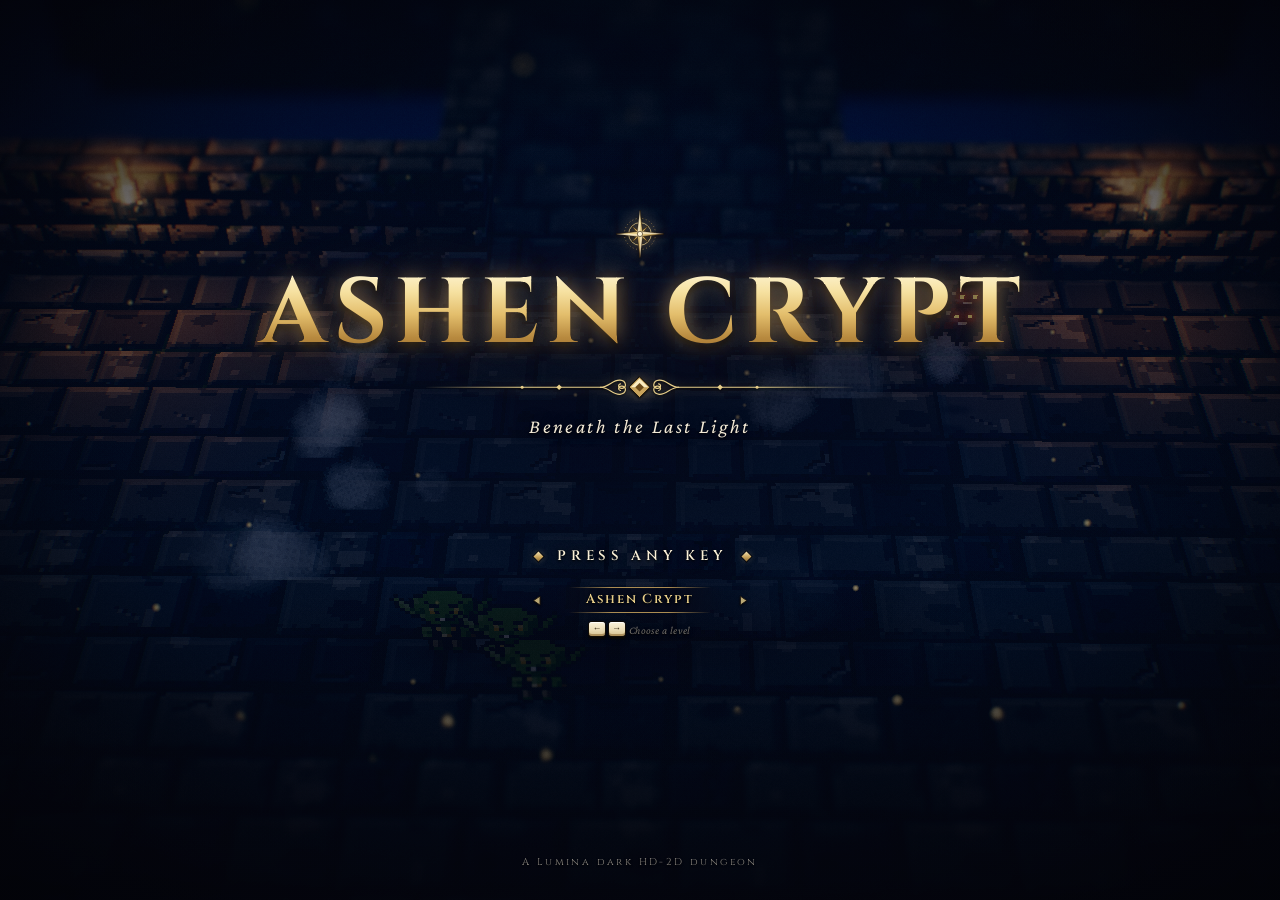
<file: index.html>
<!doctype html>
<html lang="en">
<head>
  <meta charset="utf-8" />
  <meta name="viewport" content="width=device-width, initial-scale=1" />
  <title>Emberfall — Lumina HD-2D Engine</title>
  <meta name="description" content="Emberfall — Riverside Village: an HD-2D diorama built with the Lumina engine on three.js." />
  <link rel="icon" type="image/svg+xml" href="data:image/svg+xml,%3Csvg xmlns='http://www.w3.org/2000/svg' viewBox='0 0 16 16' shape-rendering='crispEdges'%3E%3Crect width='16' height='16' rx='3' fill='%23140f17'/%3E%3Cpath fill='%23c9a45c' d='M7 2h2v1h1v2h1v2h1v4h-1v1h-1v1H6v-1H5v-1H4V7h1V5h1V3h1z'/%3E%3Cpath fill='%23f59a2e' d='M7 5h2v2h1v3H9v1H7v-1H6V7h1z'/%3E%3Cpath fill='%23fff6d0' d='M7 8h2v2H7z'/%3E%3C/svg%3E" />
  <style>html,body{background:#000;height:100%;margin:0;overflow:hidden}#app{background:#000;position:fixed;inset:0;overflow:hidden}#app canvas{width:100%;height:100%;display:block}#loading{z-index:1000;color:#d9c18a;letter-spacing:.32em;text-transform:uppercase;background:radial-gradient(at 50% 55%,#17121c 0%,#050407 70%);place-items:center;font:400 13px/1.4 Georgia,Times New Roman,serif;transition:opacity .85s;display:grid;position:fixed;inset:0}#loading.is-done{opacity:0;pointer-events:none}#loading .inner{justify-items:center;gap:18px;display:grid}#loading .ember{background:#f59a2e;width:10px;height:10px;animation:1.8s ease-in-out infinite ember;transform:rotate(45deg);box-shadow:0 0 12px 3px #f59a2e8c,0 0 36px 10px #f5782e2e}#loading .title{letter-spacing:.5em;color:#ead9a6;margin-right:-.5em;font-size:20px}#loading .bar{background:#c9a45c38;width:min(280px,60vw);height:1px;overflow:hidden}#loading .bar>i{transform-origin:0;background:linear-gradient(90deg,#8a6a2c,#f2d072);height:100%;transition:transform .35s;display:block;transform:scaleX(.02)}#loading .label{color:#d9c18a99;letter-spacing:.24em;font-size:11px}#loading.is-error .label{color:#e0674f;text-align:center;text-transform:none;letter-spacing:.08em;max-width:min(640px,86vw);line-height:1.7}#loading.is-error .ember{box-shadow:none;background:#7a3a2e;animation:none}#loading .actions{gap:28px;margin-top:10px;display:none}#loading.is-error .actions{display:flex}#loading .actions a{color:#d9c18a;letter-spacing:.24em;border-bottom:1px solid #c9a45c4d;padding:6px 2px;font-size:11px;text-decoration:none;transition:color .2s,border-color .2s}#loading .actions a:hover,#loading .actions a:focus-visible{color:#f2d072;border-color:#f2d072;outline:none}@keyframes ember{0%,to{opacity:.75;transform:rotate(45deg)scale(.9)}50%{opacity:1;transform:rotate(45deg)scale(1.15)}}@media (prefers-reduced-motion:reduce){#loading .ember{animation:none}}</style>
  <script type="module" crossorigin src="./assets/main-7_b37Vtg.js"></script>
  <link rel="modulepreload" crossorigin href="./assets/LevelStorage-BTzK5DyF.js">
  <link rel="modulepreload" crossorigin href="./assets/WeatherLook-Bhc21ADN.js">
  <link rel="stylesheet" crossorigin href="./assets/LevelStorage-UvDx4yN3.css">
  <link rel="stylesheet" crossorigin href="./assets/main-Bee4wk6n.css">
</head>
<body>
  <div id="app"></div>
  <div id="loading" role="status" aria-live="polite">
    <div class="inner">
      <div class="ember"></div>
      <div class="title">Emberfall</div>
      <div class="bar"><i></i></div>
      <div class="label">Loading</div>
      <div class="actions"></div>
    </div>
  </div>
</body>
</html>
</file>
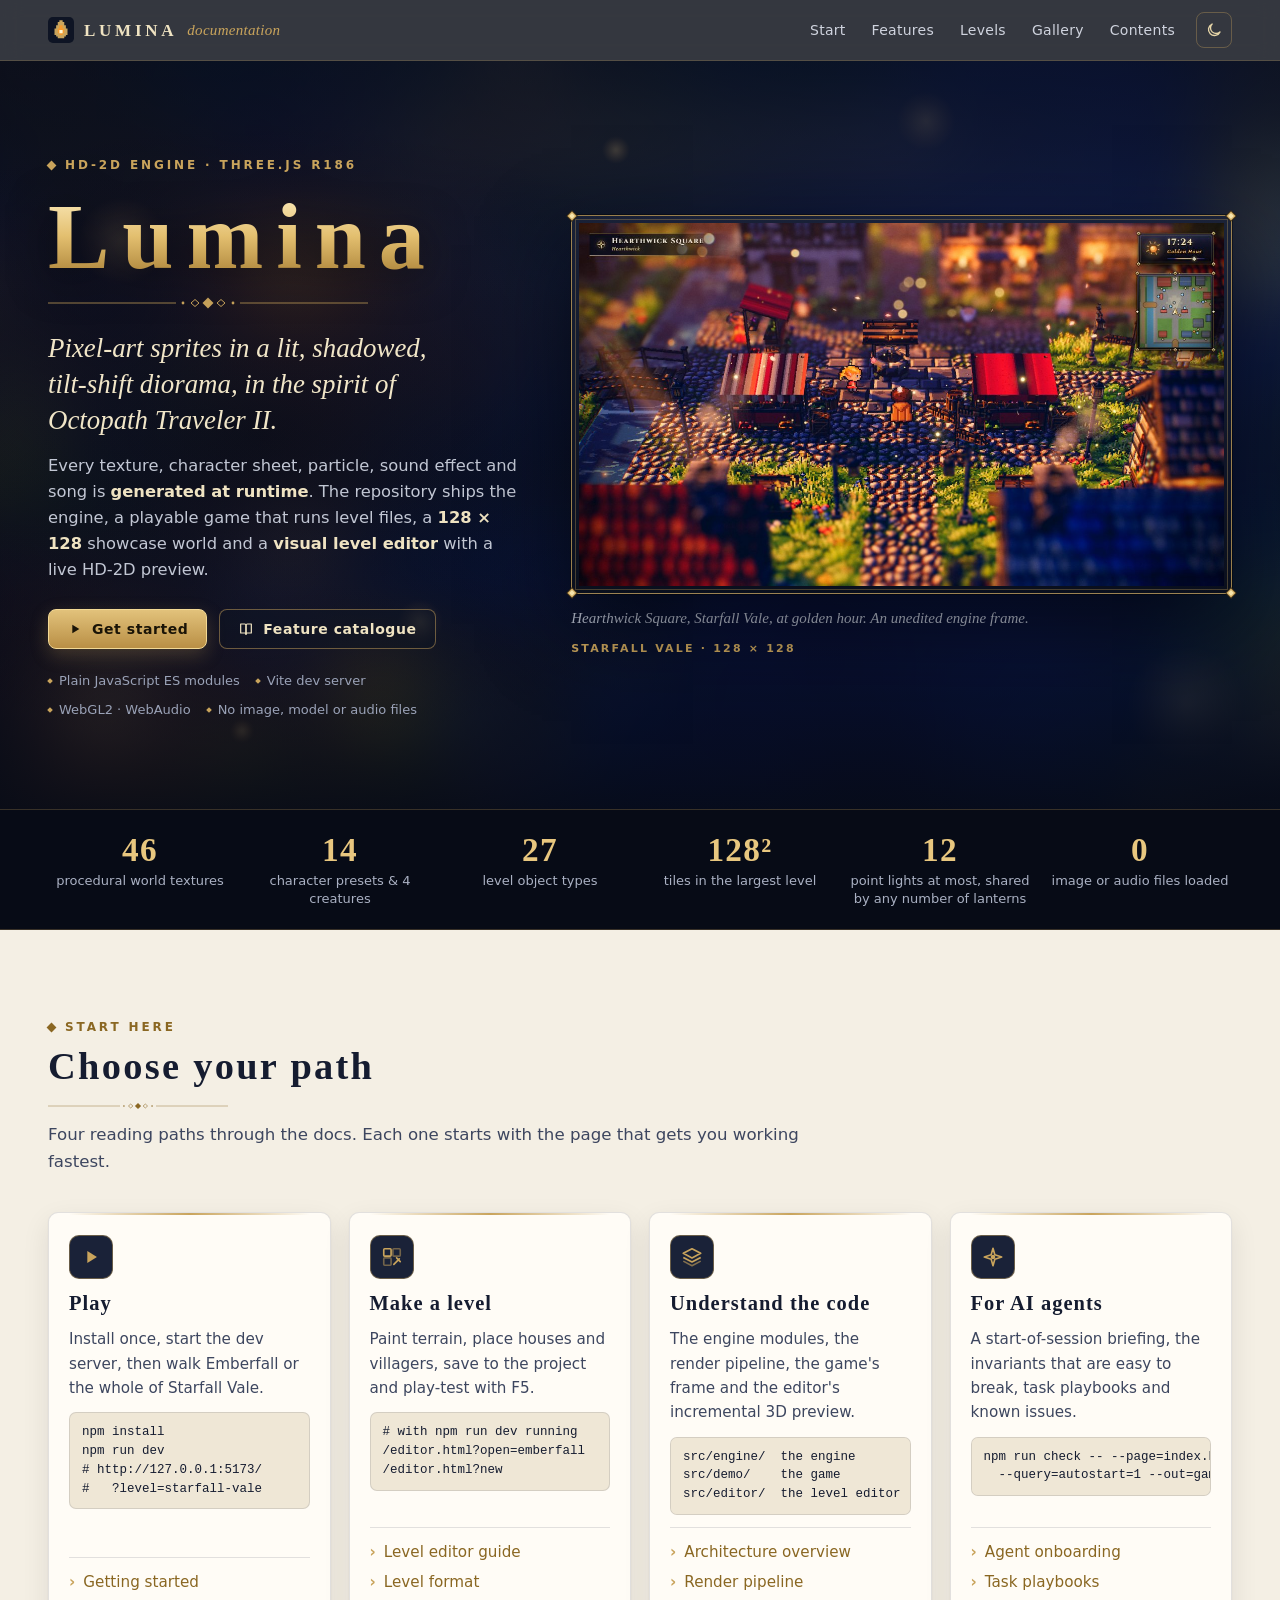
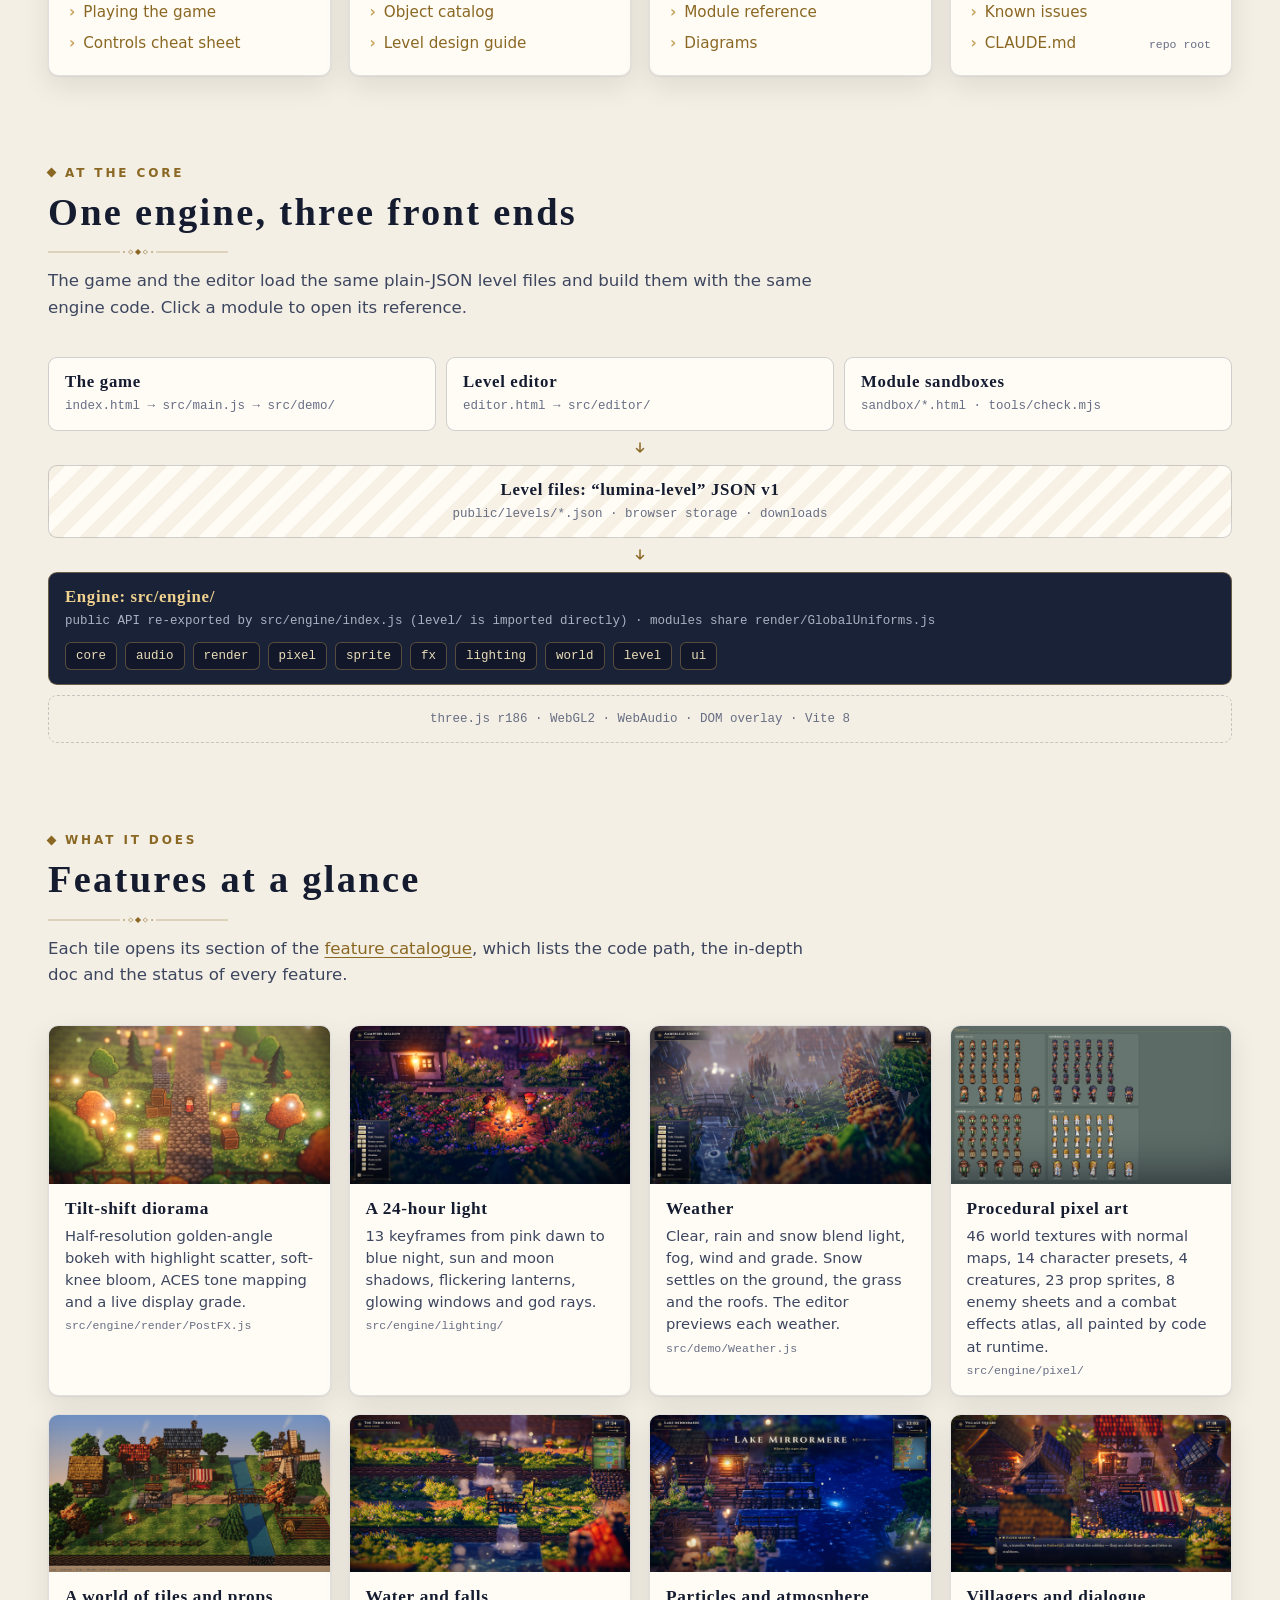
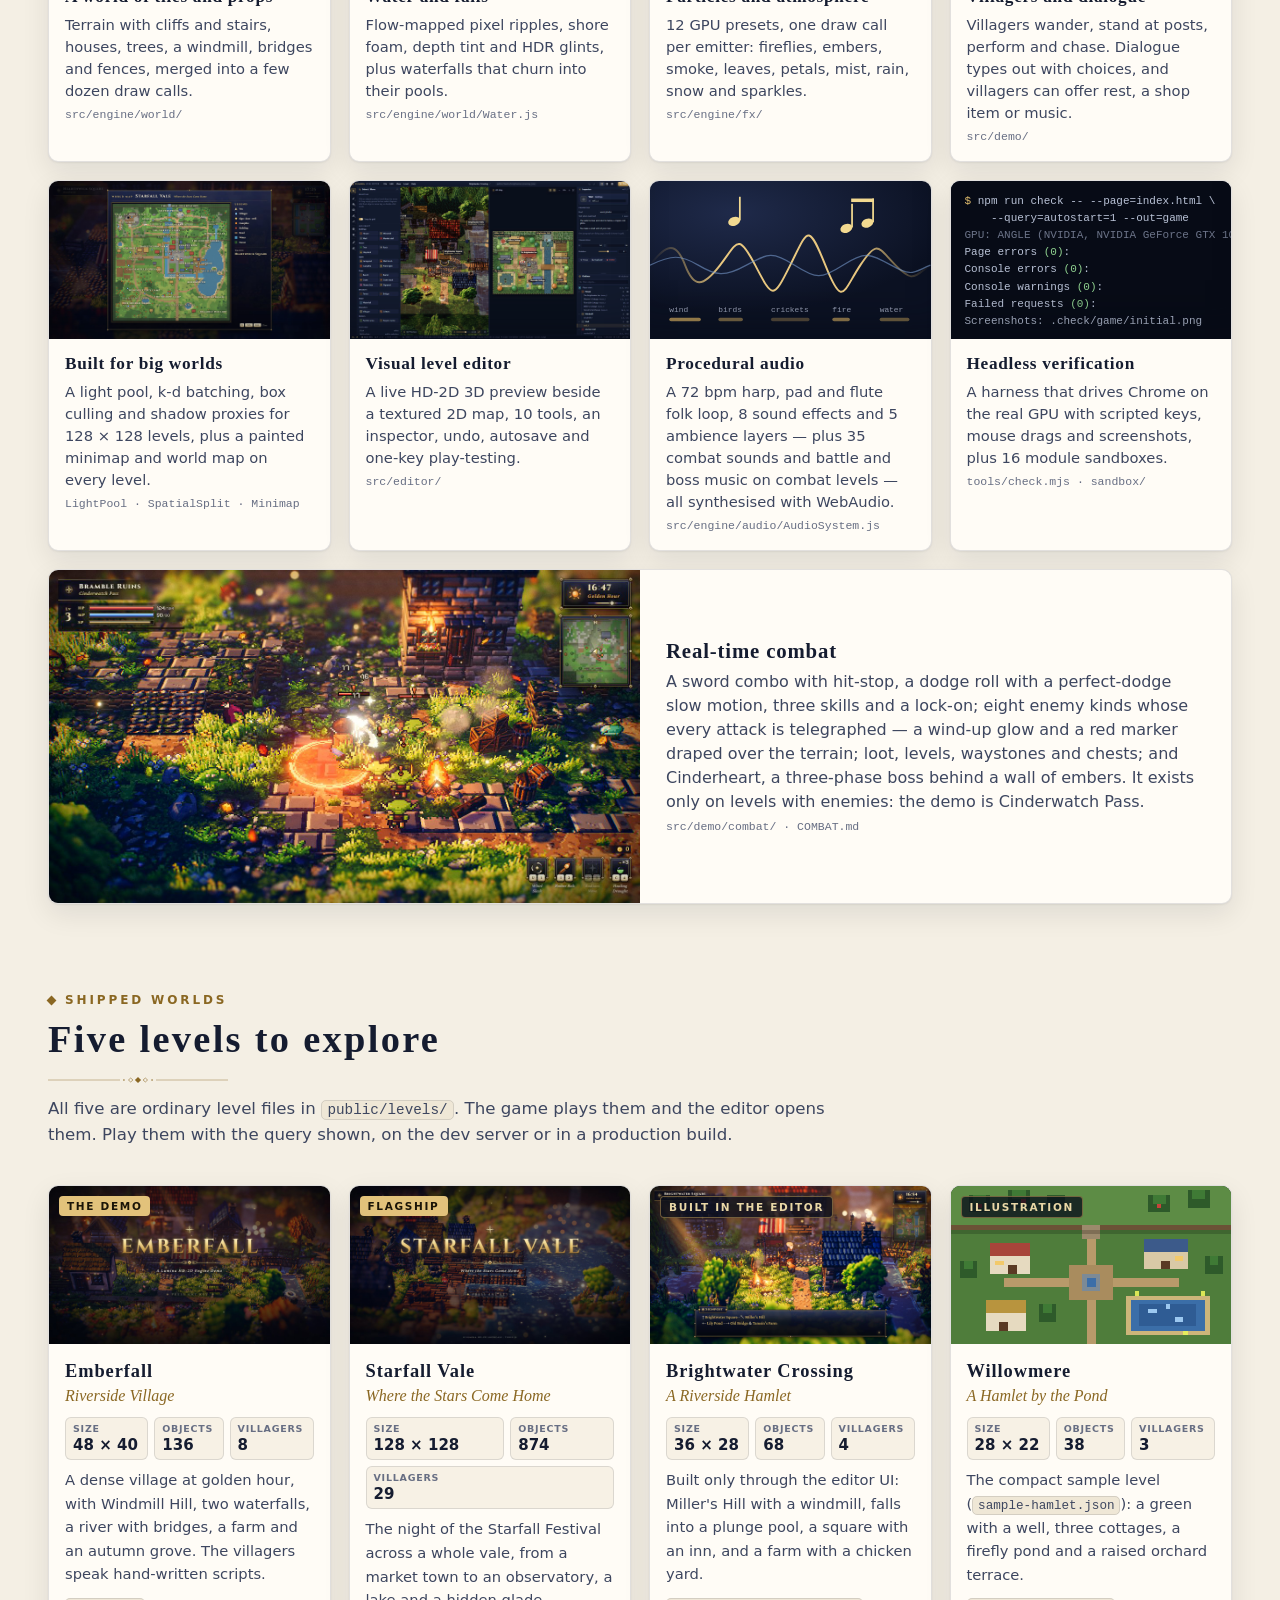
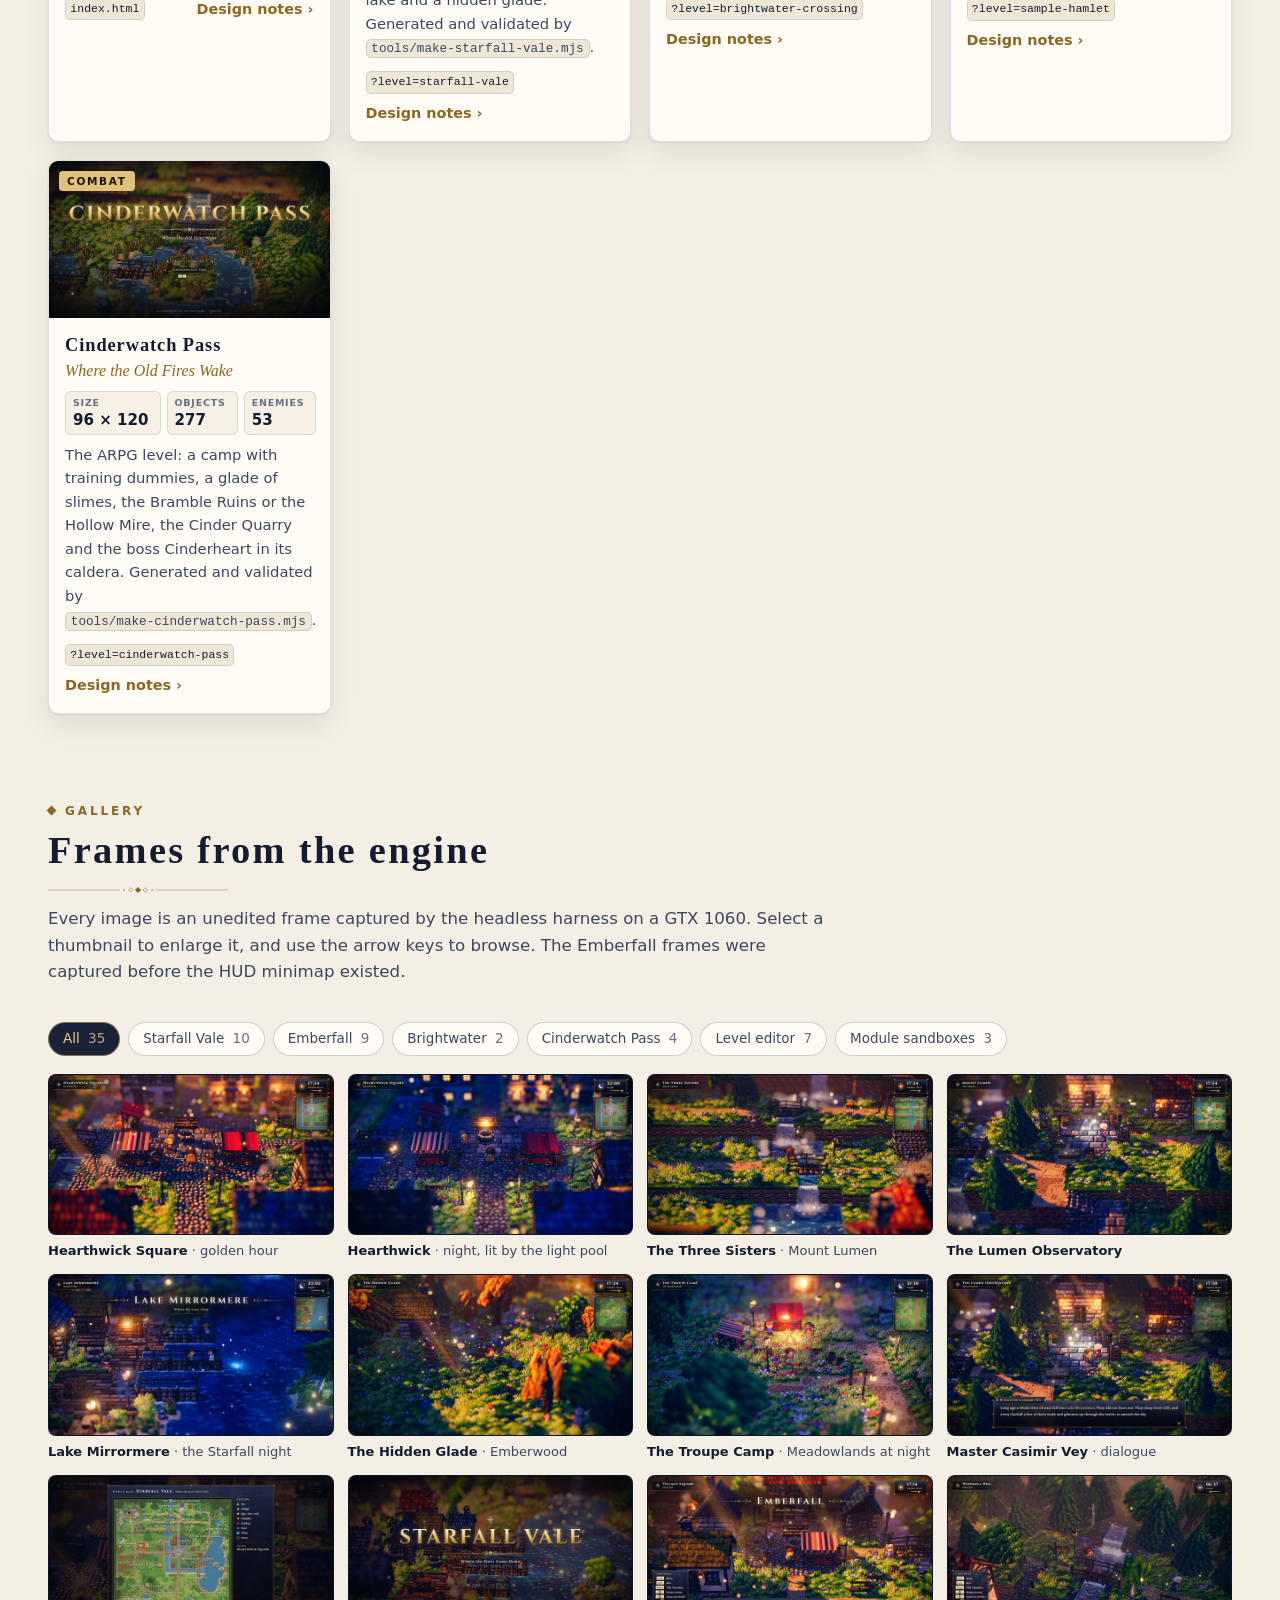
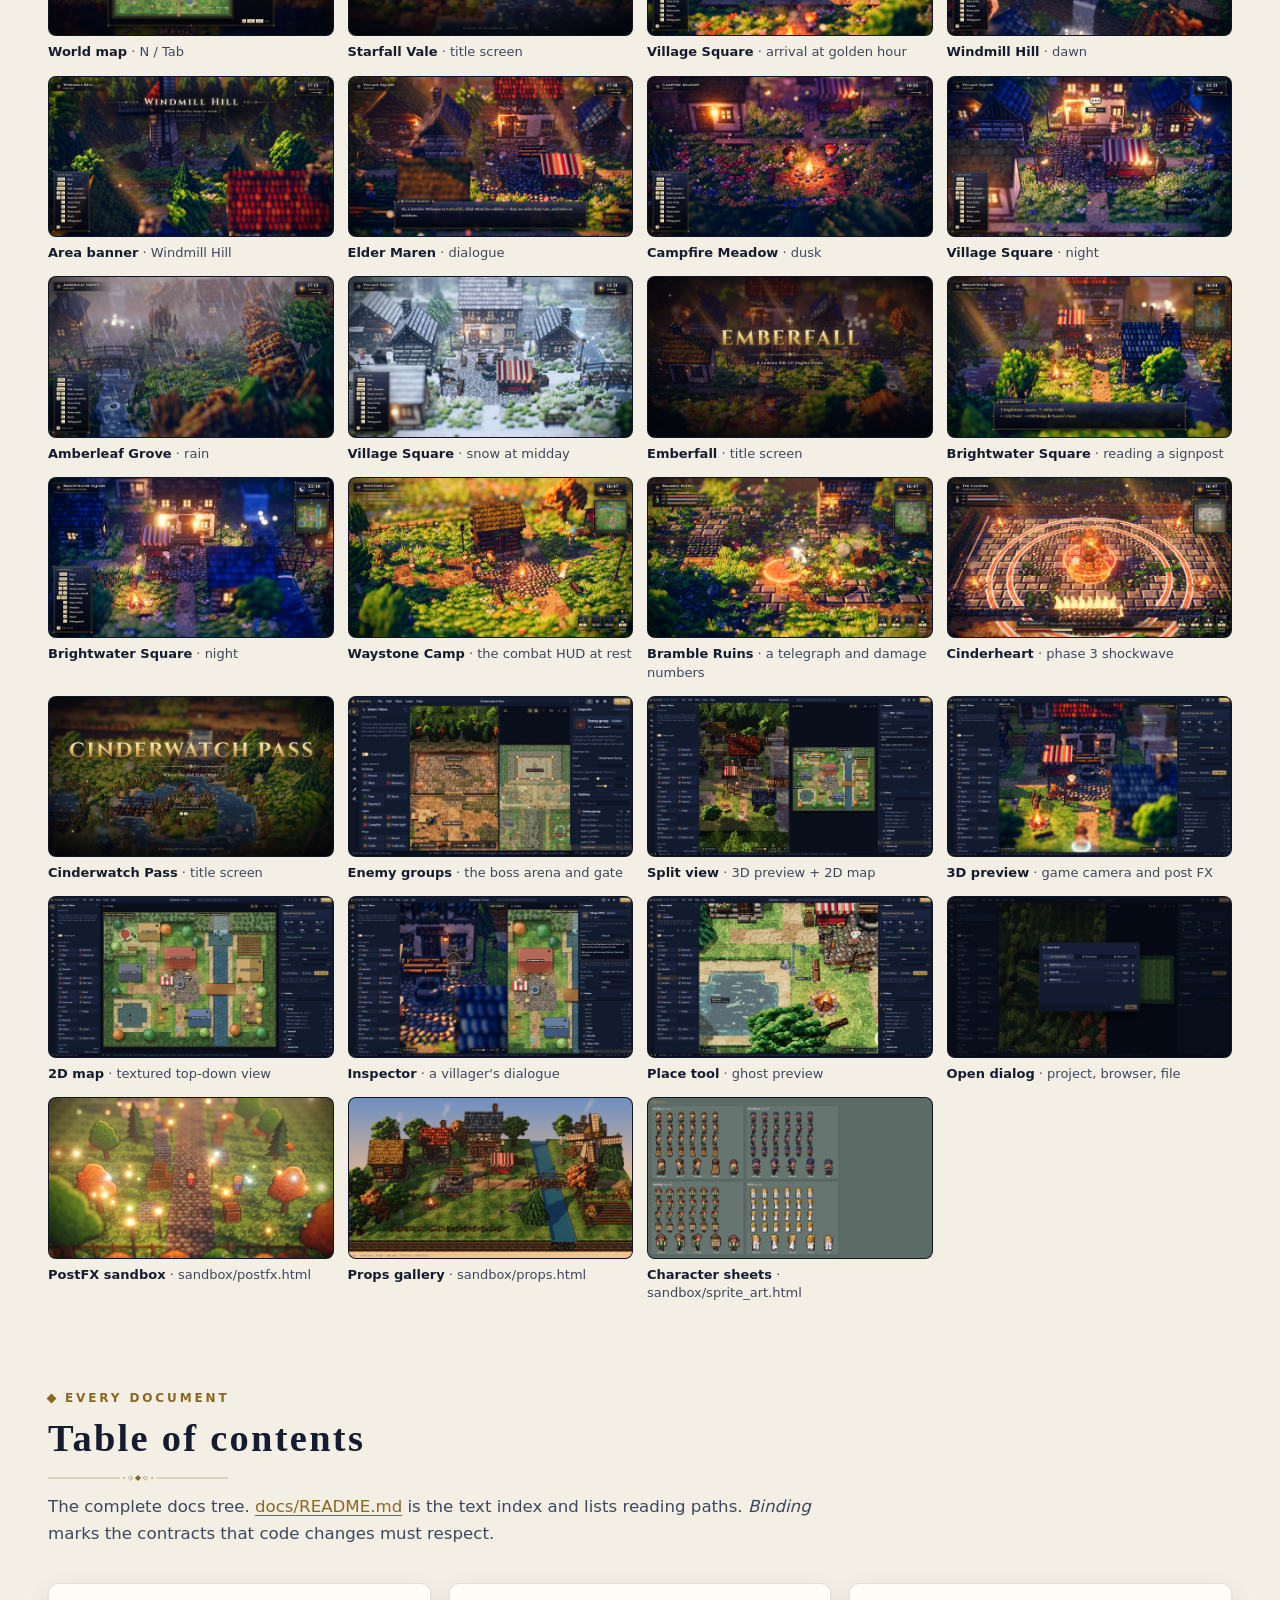
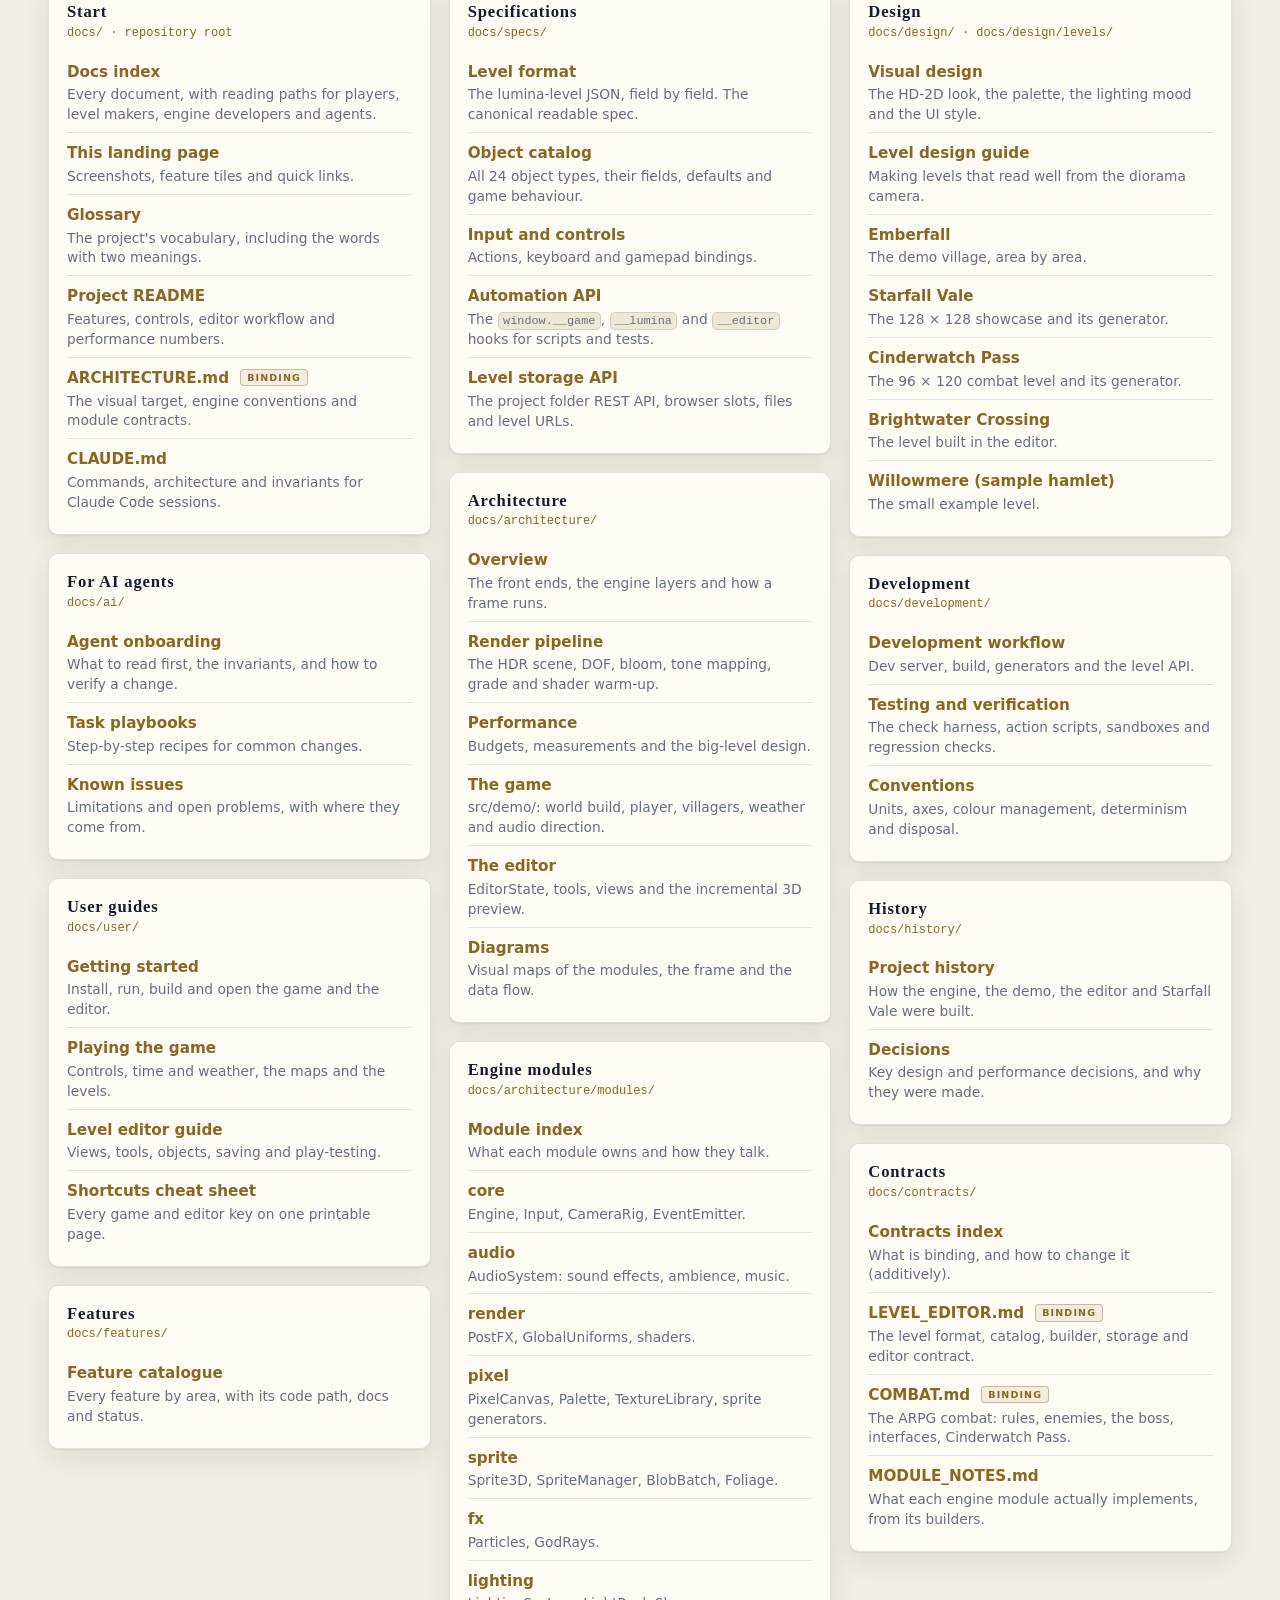
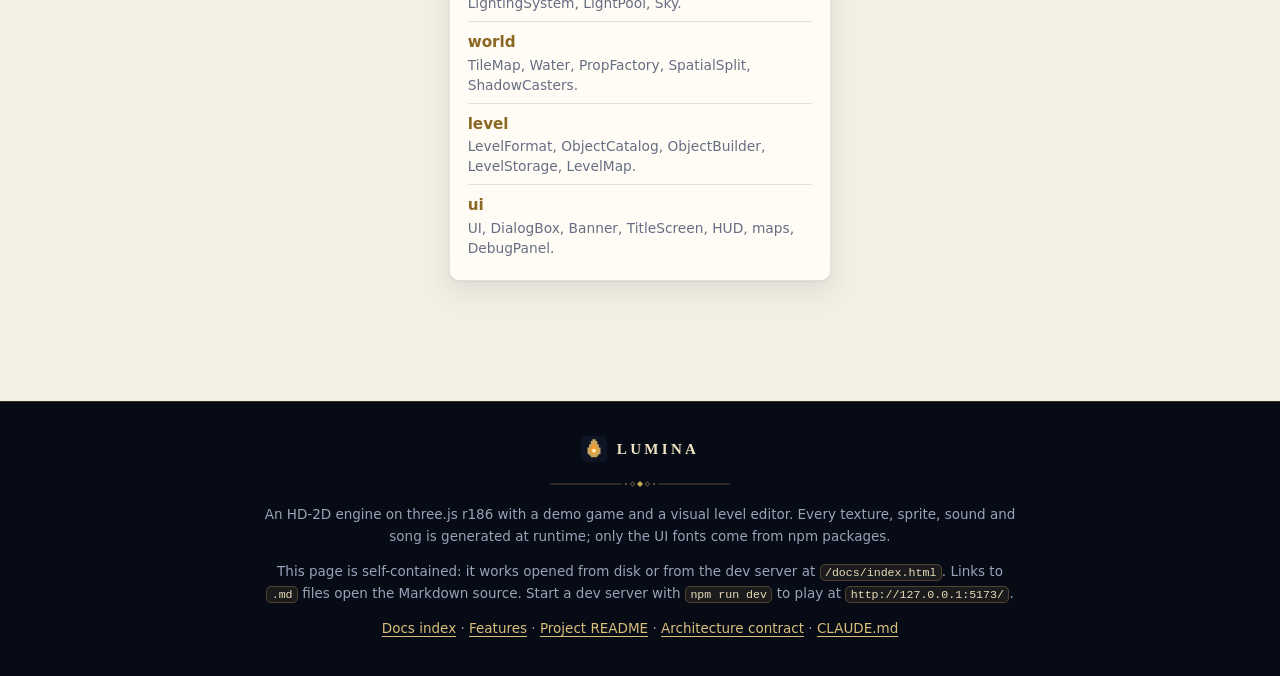
<file: docs/index.html>
<!doctype html>
<html lang="en">
<head>
<meta charset="utf-8">
<meta name="viewport" content="width=device-width, initial-scale=1">
<title>Lumina Documentation</title>
<meta name="description" content="Documentation for Lumina, an HD-2D (Octopath Traveler II style) game engine on three.js with a playable demo, a 128×128 showcase level and a visual level editor. Every asset is procedural.">
<meta name="color-scheme" content="light dark">
<link rel="icon" type="image/svg+xml" href="data:image/svg+xml,%3Csvg xmlns='http://www.w3.org/2000/svg' viewBox='0 0 16 16' shape-rendering='crispEdges'%3E%3Crect width='16' height='16' rx='3' fill='%230e1424'/%3E%3Cpath fill='%23c9a45c' d='M7 2h2v1h1v2h1v2h1v4h-1v1h-1v1H6v-1H5v-1H4V7h1V5h1V3h1z'/%3E%3Cpath fill='%23f59a2e' d='M7 5h2v2h1v3H9v1H7v-1H6V7h1z'/%3E%3Cpath fill='%23fff6d0' d='M7 8h2v2H7z'/%3E%3C/svg%3E">
<script>
  /* Apply a remembered theme before the first paint (storage may be unavailable, e.g. file:// in some browsers). */
  (function () {
    try {
      var t = localStorage.getItem('lumina-docs-theme');
      if (t === 'light' || t === 'dark') document.documentElement.setAttribute('data-theme', t);
    } catch (e) { /* no storage: follow the system */ }
  })();
</script>
<style>
  /* ------------------------------------------------------------------------------------------
     Tokens. Light is the default; dark follows the system unless a theme was chosen.
     ------------------------------------------------------------------------------------------ */
  :root {
    --navy-950: #070b16;
    --navy-900: #0a0f1c;
    --navy: #0e1424;
    --navy-2: #1a2238;
    --navy-3: #26314f;
    --gold: #c9a45c;
    --gold-hi: #f2d990;
    --gold-lo: #8a6a2c;
    --ember: #f59a2e;

    --bg: #f4efe4;
    --bg-2: #ebe3d2;
    --surface: #fffcf6;
    --surface-2: #f7f1e5;
    --ink: #151c30;
    --ink-2: #3d465f;
    --ink-3: #676e83;
    --accent: #8a6722;
    --accent-2: #6f521a;
    --line: rgba(21, 28, 48, 0.12);
    --line-2: rgba(21, 28, 48, 0.2);
    --line-gold: rgba(138, 103, 34, 0.38);
    --chip: rgba(138, 103, 34, 0.1);
    --code-bg: #efe7d6;
    --pressed-bg: #1a2238;
    --pressed-ink: #f0d28e;
    --pressed-line: rgba(201, 164, 92, 0.6);
    --shadow: 0 1px 2px rgba(14, 20, 36, 0.06), 0 10px 28px rgba(14, 20, 36, 0.09);
    --shadow-lift: 0 2px 4px rgba(14, 20, 36, 0.08), 0 18px 40px rgba(14, 20, 36, 0.16);

    --display: "Cinzel", "Trajan Pro", "Palatino Linotype", "Book Antiqua", Palatino, "URW Palladio L", Georgia, serif;
    --serif: "Crimson Pro", "Iowan Old Style", "Palatino Linotype", "Book Antiqua", Palatino, Georgia, serif;
    --sans: system-ui, -apple-system, "Segoe UI", Roboto, "Helvetica Neue", Arial, sans-serif;
    --mono: ui-monospace, "Cascadia Mono", "SFMono-Regular", Consolas, Menlo, monospace;

    --gutter: clamp(16px, 4vw, 48px);
    --maxw: 1320px;
    --radius: 10px;
  }
  @media (prefers-color-scheme: dark) {
    :root:not([data-theme="light"]) {
      --bg: #0a0f1c;
      --bg-2: #0e1424;
      --surface: #121a2e;
      --surface-2: #182139;
      --ink: #ede5d2;
      --ink-2: #b9bfcf;
      --ink-3: #8b92a7;
      --accent: #dcb86f;
      --accent-2: #f0d28e;
      --line: rgba(201, 164, 92, 0.14);
      --line-2: rgba(201, 164, 92, 0.24);
      --line-gold: rgba(201, 164, 92, 0.42);
      --chip: rgba(201, 164, 92, 0.12);
      --code-bg: #0c1222;
      --pressed-bg: #c9a45c;
      --pressed-ink: #161004;
      --pressed-line: #e2c27b;
      --shadow: 0 1px 2px rgba(0, 0, 0, 0.4), 0 12px 32px rgba(0, 0, 0, 0.35);
      --shadow-lift: 0 2px 6px rgba(0, 0, 0, 0.45), 0 22px 48px rgba(0, 0, 0, 0.5);
    }
  }
  :root[data-theme="dark"] {
    --bg: #0a0f1c;
    --bg-2: #0e1424;
    --surface: #121a2e;
    --surface-2: #182139;
    --ink: #ede5d2;
    --ink-2: #b9bfcf;
    --ink-3: #8b92a7;
    --accent: #dcb86f;
    --accent-2: #f0d28e;
    --line: rgba(201, 164, 92, 0.14);
    --line-2: rgba(201, 164, 92, 0.24);
    --line-gold: rgba(201, 164, 92, 0.42);
    --chip: rgba(201, 164, 92, 0.12);
    --code-bg: #0c1222;
    --pressed-bg: #c9a45c;
    --pressed-ink: #161004;
    --pressed-line: #e2c27b;
    --shadow: 0 1px 2px rgba(0, 0, 0, 0.4), 0 12px 32px rgba(0, 0, 0, 0.35);
    --shadow-lift: 0 2px 6px rgba(0, 0, 0, 0.45), 0 22px 48px rgba(0, 0, 0, 0.5);
  }

  /* ------------------------------------------------------------------------------------------
     Base
     ------------------------------------------------------------------------------------------ */
  *, *::before, *::after { box-sizing: border-box; }
  html { scroll-behavior: smooth; scroll-padding-top: 72px; -webkit-text-size-adjust: 100%; }
  body {
    margin: 0;
    background: var(--bg);
    color: var(--ink);
    font: 16px/1.6 var(--sans);
    overflow-x: hidden;
  }
  img { display: block; max-width: 100%; height: auto; }
  a { color: var(--accent); text-decoration-thickness: 1px; text-underline-offset: 3px; }
  a:hover { color: var(--accent-2); }
  :focus-visible { outline: 2px solid var(--gold); outline-offset: 3px; border-radius: 4px; }
  code, kbd, .mono { font-family: var(--mono); font-size: 0.86em; }
  code { background: var(--code-bg); border: 1px solid var(--line); border-radius: 5px; padding: 0.08em 0.38em; }
  .wrap { width: 100%; max-width: var(--maxw); margin: 0 auto; padding: 0 var(--gutter); }
  .skip { position: absolute; left: -999px; top: 8px; z-index: 100; background: var(--navy); color: #f3e7c6; padding: 8px 14px; border-radius: 6px; }
  .skip:focus { left: 12px; }
  .sr-only { position: absolute; width: 1px; height: 1px; overflow: hidden; clip: rect(0 0 0 0); white-space: nowrap; }

  /* ------------------------------------------------------------------------------------------
     Top bar
     ------------------------------------------------------------------------------------------ */
  .topbar {
    position: sticky; top: 0; z-index: 40;
    background: rgba(10, 15, 28, 0.82);
    -webkit-backdrop-filter: saturate(1.2) blur(10px);
    backdrop-filter: saturate(1.2) blur(10px);
    border-bottom: 1px solid rgba(201, 164, 92, 0.22);
  }
  .topbar .wrap { display: flex; align-items: center; gap: 20px; height: 60px; }
  .brand { display: flex; align-items: center; gap: 10px; color: #efe3c2; text-decoration: none; flex: none; }
  .brand:hover { color: #fff3d2; }
  .brand svg { width: 26px; height: 26px; flex: none; }
  .brand b { font: 600 17px/1 var(--display); letter-spacing: 0.22em; }
  .brand span { font: italic 15px/1 var(--serif); color: #c9a45c; letter-spacing: 0.02em; }
  .nav { display: flex; gap: 4px; margin-left: auto; align-items: center; }
  .nav a {
    color: #cfd3de; text-decoration: none; font-size: 14px; padding: 7px 11px; border-radius: 6px;
    letter-spacing: 0.02em;
  }
  .nav a:hover { color: #f2d990; background: rgba(201, 164, 92, 0.1); }
  .theme-btn {
    margin-left: 6px; flex: none; width: 36px; height: 36px; border-radius: 8px;
    display: grid; place-items: center; cursor: pointer;
    background: transparent; color: #e7d6a8; border: 1px solid rgba(201, 164, 92, 0.35);
  }
  .theme-btn:hover { background: rgba(201, 164, 92, 0.12); }
  .theme-btn svg { width: 18px; height: 18px; }
  .theme-btn .i-sun { display: none; }
  :root[data-theme="dark"] .theme-btn .i-sun { display: block; }
  :root[data-theme="dark"] .theme-btn .i-moon { display: none; }
  @media (prefers-color-scheme: dark) {
    :root:not([data-theme="light"]) .theme-btn .i-sun { display: block; }
    :root:not([data-theme="light"]) .theme-btn .i-moon { display: none; }
  }
  @media (max-width: 760px) { .nav a.opt { display: none; } }
  @media (max-width: 520px) { .nav a { display: none; } .brand span { display: none; } }

  /* ------------------------------------------------------------------------------------------
     Hero (always the dark diorama band, in both themes)
     ------------------------------------------------------------------------------------------ */
  .hero {
    position: relative; isolation: isolate; overflow: hidden;
    background: radial-gradient(120% 90% at 78% 20%, #1c2544 0%, #0e1424 45%, #070b16 100%);
    color: #ece3cc;
    padding: clamp(40px, 7vw, 96px) 0 clamp(48px, 7vw, 88px);
  }
  .hero::before {
    /* the same frame, far out of focus: the tilt-shift look as a backdrop */
    content: ""; position: absolute; inset: -60px; z-index: -2;
    background: url("assets/screenshots/starfall-lake-night.jpg") center / cover no-repeat;
    filter: blur(38px) saturate(1.25);
    opacity: 0.32;
  }
  .hero::after {
    content: ""; position: absolute; inset: 0; z-index: -1;
    background:
      linear-gradient(180deg, rgba(7, 11, 22, 0.55) 0%, rgba(7, 11, 22, 0.1) 30%, rgba(7, 11, 22, 0.1) 70%, rgba(7, 11, 22, 0.85) 100%),
      radial-gradient(60% 60% at 20% 50%, rgba(7, 11, 22, 0.75), transparent 70%);
  }
  .motes { position: absolute; inset: 0; z-index: -1; pointer-events: none; }
  .motes i {
    position: absolute; border-radius: 50%;
    background: radial-gradient(circle, rgba(255, 214, 140, 0.55) 0%, rgba(255, 190, 110, 0.18) 45%, transparent 70%);
    filter: blur(1px);
  }
  .hero-grid { display: grid; grid-template-columns: minmax(0, 5fr) minmax(0, 7fr); gap: clamp(28px, 4vw, 64px); align-items: center; }
  .eyebrow {
    display: inline-flex; align-items: center; gap: 10px;
    font: 600 12px/1.2 var(--sans); letter-spacing: 0.24em; text-transform: uppercase; color: var(--gold);
  }
  .eyebrow::before { content: ""; width: 7px; height: 7px; background: var(--gold); transform: rotate(45deg); flex: none; }
  .hero h1 {
    margin: 18px 0 6px;
    font: 600 clamp(3rem, 7.2vw, 6.2rem)/0.95 var(--display);
    letter-spacing: 0.14em;
    color: #e7c77c;
    background: linear-gradient(180deg, #fbeabb 0%, #e3bf6f 48%, #a57c33 100%);
    -webkit-background-clip: text; background-clip: text;
    -webkit-text-fill-color: transparent;
    text-shadow: 0 0 0 transparent;
    filter: drop-shadow(0 6px 22px rgba(0, 0, 0, 0.55));
  }
  .ornament { display: block; width: min(320px, 70%); height: 14px; margin: 14px 0 20px; color: var(--gold); }
  .tagline { font: italic clamp(1.25rem, 2.1vw, 1.7rem)/1.35 var(--serif); color: #f1e6c8; margin: 0 0 14px; max-width: 30ch; }
  .lede { color: #c2c7d4; margin: 0 0 26px; max-width: 46ch; font-size: 1.02rem; }
  .lede strong { color: #efe3c2; font-weight: 600; }
  .cta { display: flex; flex-wrap: wrap; gap: 12px; }
  .btn {
    display: inline-flex; align-items: center; gap: 9px;
    padding: 11px 18px; border-radius: 8px; text-decoration: none;
    font: 600 14px/1 var(--sans); letter-spacing: 0.04em;
    transition: background-color 0.2s, color 0.2s, border-color 0.2s, transform 0.2s;
  }
  .btn svg { width: 16px; height: 16px; }
  .btn-gold { background: linear-gradient(180deg, #e2c27b, #b98f45); color: #1a1407; border: 1px solid #f3d995; box-shadow: 0 6px 18px rgba(201, 164, 92, 0.25); }
  .btn-gold:hover { color: #120d04; background: linear-gradient(180deg, #edd08e, #c79c50); transform: translateY(-1px); }
  .btn-ghost { color: #efe3c2; border: 1px solid rgba(201, 164, 92, 0.5); background: rgba(14, 20, 36, 0.35); }
  .btn-ghost:hover { color: #fff1cc; background: rgba(201, 164, 92, 0.12); }
  .meta { margin-top: 22px; display: flex; flex-wrap: wrap; gap: 8px 16px; font-size: 13px; color: #9aa2b7; }
  .meta span { display: inline-flex; align-items: center; gap: 7px; }
  .meta span::before { content: ""; width: 4px; height: 4px; background: #c9a45c; transform: rotate(45deg); }

  /* Ornate frame: thin gold double border with diamond corners, like the in-game dialog window */
  .frame {
    position: relative; padding: 7px;
    background: linear-gradient(180deg, rgba(26, 34, 56, 0.9), rgba(10, 15, 28, 0.95));
    border: 1px solid rgba(201, 164, 92, 0.75);
    box-shadow: 0 30px 80px rgba(0, 0, 0, 0.55), 0 0 0 1px rgba(0, 0, 0, 0.4);
  }
  .frame::before {
    content: ""; position: absolute; inset: 3px; border: 1px solid rgba(201, 164, 92, 0.32); pointer-events: none; z-index: 2;
  }
  .frame::after {
    content: ""; position: absolute; inset: -6px; pointer-events: none; z-index: 3;
    background-image:
      url("data:image/svg+xml,%3Csvg xmlns='http://www.w3.org/2000/svg' viewBox='0 0 12 12'%3E%3Cpath d='M6 .6 11.4 6 6 11.4.6 6z' fill='%23c9a45c' stroke='%231a1208' stroke-width='1'/%3E%3Cpath d='M6 3 9 6 6 9 3 6z' fill='%23f7e4ab'/%3E%3C/svg%3E"),
      url("data:image/svg+xml,%3Csvg xmlns='http://www.w3.org/2000/svg' viewBox='0 0 12 12'%3E%3Cpath d='M6 .6 11.4 6 6 11.4.6 6z' fill='%23c9a45c' stroke='%231a1208' stroke-width='1'/%3E%3Cpath d='M6 3 9 6 6 9 3 6z' fill='%23f7e4ab'/%3E%3C/svg%3E"),
      url("data:image/svg+xml,%3Csvg xmlns='http://www.w3.org/2000/svg' viewBox='0 0 12 12'%3E%3Cpath d='M6 .6 11.4 6 6 11.4.6 6z' fill='%23c9a45c' stroke='%231a1208' stroke-width='1'/%3E%3Cpath d='M6 3 9 6 6 9 3 6z' fill='%23f7e4ab'/%3E%3C/svg%3E"),
      url("data:image/svg+xml,%3Csvg xmlns='http://www.w3.org/2000/svg' viewBox='0 0 12 12'%3E%3Cpath d='M6 .6 11.4 6 6 11.4.6 6z' fill='%23c9a45c' stroke='%231a1208' stroke-width='1'/%3E%3Cpath d='M6 3 9 6 6 9 3 6z' fill='%23f7e4ab'/%3E%3C/svg%3E");
    background-repeat: no-repeat;
    background-size: 12px 12px;
    background-position: 0 0, 100% 0, 0 100%, 100% 100%;
  }
  .frame img { width: 100%; aspect-ratio: 16 / 9; object-fit: cover; }
  .hero-shot figcaption {
    margin-top: 14px; display: flex; justify-content: space-between; gap: 12px; flex-wrap: wrap;
    font: italic 15px/1.4 var(--serif); color: #b8bfcf;
  }
  .hero-shot figcaption b { font: 600 11px/1.4 var(--sans); letter-spacing: 0.2em; text-transform: uppercase; color: var(--gold); font-style: normal; }

  /* Stats ribbon */
  .stats { background: var(--navy-950); border-top: 1px solid rgba(201, 164, 92, 0.25); border-bottom: 1px solid rgba(201, 164, 92, 0.25); }
  .stats ul { list-style: none; margin: 0 auto; padding: 22px var(--gutter); max-width: var(--maxw); display: grid; grid-template-columns: repeat(6, minmax(0, 1fr)); gap: 16px; }
  .stats li { text-align: center; color: #aab1c3; font-size: 13px; line-height: 1.35; }
  .stats b { display: block; font: 600 clamp(1.6rem, 2.6vw, 2.2rem)/1.1 var(--display); color: #e8c77f; letter-spacing: 0.04em; margin-bottom: 4px; }

  /* ------------------------------------------------------------------------------------------
     Sections
     ------------------------------------------------------------------------------------------ */
  section.block { padding: clamp(56px, 7vw, 96px) 0 0; }
  .sec-head { display: grid; gap: 10px; margin-bottom: clamp(24px, 3vw, 36px); max-width: 780px; }
  .sec-head .eyebrow { color: var(--accent); }
  .sec-head .eyebrow::before { background: var(--accent); }
  .sec-head h2 { margin: 0; font: 600 clamp(1.7rem, 3vw, 2.4rem)/1.15 var(--display); letter-spacing: 0.06em; color: var(--ink); }
  .sec-head p { margin: 0; color: var(--ink-2); font-size: 1.04rem; }
  .rule { display: block; width: 180px; height: 12px; color: var(--accent); margin-top: 2px; }

  /* Quick paths */
  .paths { display: grid; grid-template-columns: repeat(4, minmax(0, 1fr)); gap: 18px; }
  .path {
    position: relative; display: flex; flex-direction: column; gap: 12px;
    background: var(--surface); border: 1px solid var(--line); border-radius: var(--radius);
    padding: 22px 20px 20px; box-shadow: var(--shadow);
  }
  .path::before {
    content: ""; position: absolute; left: 20px; right: 20px; top: 0; height: 2px;
    background: linear-gradient(90deg, transparent, var(--gold), transparent);
  }
  .path-icon {
    width: 44px; height: 44px; display: grid; place-items: center; flex: none;
    border-radius: 10px; background: var(--navy-2); color: var(--gold); border: 1px solid rgba(201, 164, 92, 0.45);
  }
  .path-icon svg { width: 22px; height: 22px; }
  .path h3 { margin: 0; font: 600 1.28rem/1.2 var(--display); letter-spacing: 0.05em; }
  .path p { margin: 0; color: var(--ink-2); font-size: 0.95rem; }
  .path pre {
    margin: 0; padding: 10px 12px; border-radius: 7px; overflow-x: auto;
    background: var(--code-bg); border: 1px solid var(--line); color: var(--ink);
    font: 12.5px/1.5 var(--mono);
  }
  .path pre code { background: none; border: 0; padding: 0; font-size: inherit; color: inherit; }
  .path ul { list-style: none; margin: auto 0 0; padding: 12px 0 0; border-top: 1px solid var(--line); display: grid; gap: 6px; }
  .path li a { display: flex; align-items: baseline; gap: 8px; text-decoration: none; font-weight: 500; font-size: 0.95rem; }
  .path li a::before { content: "›"; color: var(--gold); font-weight: 700; }
  .path li a:hover span { text-decoration: underline; }
  .path li small { color: var(--ink-3); font-family: var(--mono); font-size: 11.5px; margin-left: auto; white-space: nowrap; }

  /* Architecture strip */
  .stack { display: grid; gap: 10px; }
  .stack-row { display: grid; gap: 10px; }
  .stack-row.fronts { grid-template-columns: repeat(3, minmax(0, 1fr)); }
  .layer {
    border: 1px solid var(--line-2); border-radius: 9px; background: var(--surface);
    padding: 14px 16px; display: grid; gap: 4px; text-decoration: none; color: var(--ink);
    transition: border-color 0.2s, transform 0.2s, box-shadow 0.2s;
  }
  a.layer:hover { border-color: var(--line-gold); transform: translateY(-1px); box-shadow: var(--shadow); color: var(--ink); }
  .layer b { font: 600 1.05rem/1.25 var(--display); letter-spacing: 0.04em; }
  .layer span { color: var(--ink-3); font: 12.5px/1.45 var(--mono); }
  .layer.data { background: repeating-linear-gradient(135deg, var(--surface-2) 0 12px, var(--surface) 12px 24px); text-align: center; }
  .layer.engine { background: var(--navy-2); border-color: rgba(201, 164, 92, 0.45); color: #ece3cc; }
  .layer.engine b { color: #f0d28e; }
  .layer.engine span { color: #aab1c3; }
  .chips { display: flex; flex-wrap: wrap; gap: 8px; margin-top: 8px; }
  .chips a {
    font: 12.5px/1 var(--mono); color: #e9dcb8; text-decoration: none;
    padding: 7px 10px; border-radius: 6px; border: 1px solid rgba(201, 164, 92, 0.38); background: rgba(10, 15, 28, 0.5);
  }
  .chips a:hover { color: #fff1c8; border-color: #c9a45c; background: rgba(201, 164, 92, 0.15); }
  .layer.base { text-align: center; background: transparent; border-style: dashed; }
  .arrow-row { display: flex; justify-content: center; color: var(--accent); height: 14px; }
  .arrow-row svg { width: 14px; height: 14px; }

  /* Feature tiles */
  .tiles { display: grid; grid-template-columns: repeat(4, minmax(0, 1fr)); gap: 18px; }
  .tile {
    position: relative; display: flex; flex-direction: column; overflow: hidden;
    background: var(--surface); border: 1px solid var(--line); border-radius: var(--radius);
    text-decoration: none; color: var(--ink); box-shadow: var(--shadow);
    transition: transform 0.25s ease, box-shadow 0.25s ease, border-color 0.25s ease;
  }
  .tile:hover { transform: translateY(-3px); box-shadow: var(--shadow-lift); border-color: var(--line-gold); color: var(--ink); }
  .tile .media { position: relative; aspect-ratio: 16 / 9; overflow: hidden; background: var(--navy); }
  .tile .media img { width: 100%; height: 100%; object-fit: cover; transition: transform 0.5s ease; }
  .tile:hover .media img { transform: scale(1.04); }
  .tile .media::after { content: ""; position: absolute; inset: 0; box-shadow: inset 0 -40px 40px -30px rgba(7, 11, 22, 0.55); pointer-events: none; }
  .tile .body { padding: 14px 16px 16px; display: grid; gap: 6px; }
  .tile h3 { margin: 0; font: 600 1.08rem/1.25 var(--display); letter-spacing: 0.04em; }
  .tile p { margin: 0; color: var(--ink-2); font-size: 0.92rem; line-height: 1.5; }
  .tile .tag { font: 11.5px/1.3 var(--mono); color: var(--ink-3); }
  .tile .media.art { display: grid; place-items: center; background: radial-gradient(110% 90% at 30% 20%, #1f2a4a, #0b1122 70%); }
  .tile .media.art svg { width: 100%; height: 100%; }
  .tile.wide { grid-column: 1 / -1; flex-direction: row; }
  .tile.wide .media { flex: 0 0 50%; }
  .tile.wide .body { align-content: center; padding: 22px 26px; }
  .tile.wide h3 { font-size: 1.3rem; }
  .tile.wide p { font-size: 1rem; }
  .term {
    width: 100%; height: 100%; padding: 12px 14px; margin: 0;
    background: #070b16; color: #b9c2d6; font: 11px/1.55 var(--mono); overflow: hidden; white-space: pre;
  }
  .term .p { color: #e3bf6f; }
  .term .ok { color: #8fd18f; }
  .term .dim { color: #6c7489; }

  /* Levels */
  .levels { display: grid; grid-template-columns: repeat(4, minmax(0, 1fr)); gap: 18px; }
  .level {
    display: flex; flex-direction: column; background: var(--surface); border: 1px solid var(--line);
    border-radius: var(--radius); overflow: hidden; box-shadow: var(--shadow);
  }
  .level .media { position: relative; aspect-ratio: 16 / 9; background: var(--navy); overflow: hidden; }
  .level .media img, .level .media svg { width: 100%; height: 100%; object-fit: cover; display: block; }
  .level .badge {
    position: absolute; left: 10px; top: 10px; font: 600 10.5px/1 var(--sans); letter-spacing: 0.16em; text-transform: uppercase;
    color: #1a1407; background: #e2c27b; padding: 5px 8px; border-radius: 4px;
  }
  .level .badge.soft { background: rgba(10, 15, 28, 0.78); color: #e9d7a6; border: 1px solid rgba(201, 164, 92, 0.5); }
  .level .body { padding: 16px; display: grid; gap: 8px; flex: 1; align-content: start; }
  .level h3 { margin: 0; font: 600 1.15rem/1.2 var(--display); letter-spacing: 0.05em; }
  .level .sub { margin: -4px 0 0; font: italic 1rem/1.3 var(--serif); color: var(--accent); }
  .level dl { margin: 2px 0 0; display: flex; flex-wrap: wrap; gap: 6px; }
  .level dl div { flex: 1 1 auto; }
  .level dl div { background: var(--surface-2); border: 1px solid var(--line); border-radius: 6px; padding: 5px 7px; }
  .level dt { font: 600 9.5px/1.2 var(--sans); letter-spacing: 0.08em; text-transform: uppercase; color: var(--ink-3); }
  .level dd { margin: 2px 0 0; font: 600 0.94rem/1.2 var(--sans); color: var(--ink); font-variant-numeric: tabular-nums; white-space: nowrap; }
  .level p { margin: 0; color: var(--ink-2); font-size: 0.92rem; }
  .level p code { white-space: nowrap; }
  .level .foot { display: flex; flex-wrap: wrap; gap: 8px 14px; align-items: center; justify-content: space-between; margin-top: 4px; }
  .level .foot code { font-size: 11.5px; }
  .level .foot a { font-size: 0.9rem; font-weight: 600; text-decoration: none; }
  .level .foot a:hover { text-decoration: underline; }

  /* Gallery */
  .filters { display: flex; flex-wrap: wrap; gap: 8px; margin-bottom: 18px; }
  .filters button {
    font: 500 13.5px/1 var(--sans); color: var(--ink-2); background: var(--surface); cursor: pointer;
    border: 1px solid var(--line-2); border-radius: 999px; padding: 9px 14px;
  }
  .filters button:hover { border-color: var(--line-gold); color: var(--ink); }
  .filters button[aria-pressed="true"] { background: var(--pressed-bg); color: var(--pressed-ink); border-color: var(--pressed-line); }
  .filters button span { color: var(--ink-3); margin-left: 4px; font-variant-numeric: tabular-nums; }
  .filters button[aria-pressed="true"] span { color: inherit; opacity: 0.75; }
  .gallery { display: grid; grid-template-columns: repeat(4, minmax(0, 1fr)); gap: 14px; }
  .gallery figure { margin: 0; }
  .gallery figure[hidden] { display: none; }
  .gallery a { display: block; position: relative; border-radius: 8px; overflow: hidden; background: var(--navy); border: 1px solid var(--line); }
  .gallery img { width: 100%; aspect-ratio: 16 / 9; object-fit: cover; transition: transform 0.45s ease, filter 0.3s ease; }
  .gallery a:hover img { transform: scale(1.05); }
  .gallery a::after {
    content: ""; position: absolute; right: 8px; bottom: 8px; width: 26px; height: 26px; border-radius: 6px;
    background: rgba(10, 15, 28, 0.72) url("data:image/svg+xml,%3Csvg xmlns='http://www.w3.org/2000/svg' viewBox='0 0 24 24' fill='none' stroke='%23e8c77f' stroke-width='2' stroke-linecap='round'%3E%3Cpath d='M15 3h6v6M9 21H3v-6M21 3l-7 7M3 21l7-7'/%3E%3C/svg%3E") center / 14px no-repeat;
    opacity: 0; transition: opacity 0.2s;
  }
  .gallery a:hover::after, .gallery a:focus-visible::after { opacity: 1; }
  .gallery figcaption { margin-top: 7px; font-size: 13px; line-height: 1.4; color: var(--ink-2); }
  .gallery figcaption b { color: var(--ink); font-weight: 600; }

  /* Contents */
  .toc { columns: 3 300px; column-gap: 18px; }
  .toc-group { break-inside: avoid; -webkit-column-break-inside: avoid; display: inline-block; width: 100%; margin: 0 0 18px; background: var(--surface); border: 1px solid var(--line); border-radius: var(--radius); padding: 18px 18px 14px; box-shadow: var(--shadow); }
  .toc-group h3 { margin: 0 0 2px; font: 600 1.04rem/1.25 var(--display); letter-spacing: 0.05em; }
  .toc-group .path-label { font: 12px/1.4 var(--mono); color: var(--accent); margin: 0 0 10px; }
  .toc-group ul { list-style: none; margin: 0; padding: 0; display: grid; }
  .toc-group li { padding: 7px 0; border-top: 1px solid var(--line); }
  .toc-group li:first-child { border-top: 0; }
  .toc-group li a { font-weight: 600; text-decoration: none; font-size: 0.95rem; }
  .toc-group li a:hover { text-decoration: underline; }
  .toc-group li .d { display: block; margin-top: 1px; color: var(--ink-3); font-size: 0.86rem; line-height: 1.45; }
  .toc-group .pill { display: inline-block; font: 600 9.5px/1 var(--sans); letter-spacing: 0.12em; text-transform: uppercase; padding: 3px 6px; border-radius: 4px; margin-left: 6px; vertical-align: 2px; background: var(--chip); color: var(--accent); border: 1px solid var(--line-gold); }

  /* Footer */
  footer { margin-top: clamp(64px, 8vw, 110px); background: var(--navy-950); color: #9aa2b7; border-top: 1px solid rgba(201, 164, 92, 0.25); }
  footer .wrap { padding-top: 34px; padding-bottom: 38px; display: grid; gap: 14px; justify-items: center; text-align: center; }
  footer .brand b { font-size: 15px; }
  footer p { margin: 0; font-size: 13.5px; max-width: 760px; }
  footer a { color: #d9bd7c; }
  footer code { background: rgba(201, 164, 92, 0.1); border-color: rgba(201, 164, 92, 0.3); color: #e9dcb8; }
  footer a:hover { color: #f2d990; }

  /* Lightbox */
  .lightbox {
    position: fixed; inset: 0; z-index: 90; display: none;
    background: rgba(5, 8, 16, 0.92);
    padding: clamp(12px, 3vw, 40px);
    align-items: center; justify-content: center;
  }
  .lightbox.open { display: flex; }
  .lb-inner { position: relative; width: min(1280px, 100%); display: grid; gap: 12px; }
  .lb-inner .frame img { aspect-ratio: auto; max-height: calc(100vh - 150px); object-fit: contain; background: #000; }
  .lb-cap { display: flex; justify-content: space-between; align-items: baseline; gap: 12px; color: #d8d2c0; font: italic 16px/1.4 var(--serif); }
  .lb-cap small { font: 12px/1 var(--mono); color: #8b92a7; font-style: normal; white-space: nowrap; }
  .lb-btn {
    position: absolute; top: 50%; transform: translateY(-50%); width: 44px; height: 44px; border-radius: 50%;
    display: grid; place-items: center; cursor: pointer; color: #f0d28e;
    background: rgba(14, 20, 36, 0.85); border: 1px solid rgba(201, 164, 92, 0.55);
  }
  .lb-btn:hover { background: rgba(201, 164, 92, 0.2); }
  .lb-btn svg { width: 20px; height: 20px; }
  .lb-prev { left: -14px; }
  .lb-next { right: -14px; }
  .lb-close { top: -10px; right: -10px; transform: none; width: 38px; height: 38px; }

  /* ------------------------------------------------------------------------------------------
     Responsive
     ------------------------------------------------------------------------------------------ */
  @media (max-width: 1180px) {
    .paths { grid-template-columns: repeat(2, minmax(0, 1fr)); }
    .tiles { grid-template-columns: repeat(3, minmax(0, 1fr)); }
    .levels { grid-template-columns: repeat(2, minmax(0, 1fr)); }
    .gallery { grid-template-columns: repeat(3, minmax(0, 1fr)); }
  }
  @media (max-width: 980px) {
    .hero-grid { grid-template-columns: minmax(0, 1fr); }
    .tagline, .lede { max-width: 60ch; }
    .stats ul { grid-template-columns: repeat(3, minmax(0, 1fr)); row-gap: 20px; }
  }
  @media (max-width: 860px) {
    .tiles { grid-template-columns: repeat(2, minmax(0, 1fr)); }
    .gallery { grid-template-columns: repeat(2, minmax(0, 1fr)); }
    .stack-row.fronts { grid-template-columns: minmax(0, 1fr); }
  }
  @media (max-width: 600px) {
    .paths, .tiles, .levels { grid-template-columns: minmax(0, 1fr); }
    .tile.wide { flex-direction: column; }
    .stats ul { grid-template-columns: repeat(2, minmax(0, 1fr)); }
    .gallery { grid-template-columns: minmax(0, 1fr); }
    .lb-prev { left: 4px; } .lb-next { right: 4px; } .lb-close { right: 4px; top: -6px; }
    .path li small { display: none; }
  }
  @media (prefers-reduced-motion: reduce) {
    html { scroll-behavior: auto; }
    *, *::before, *::after { transition: none !important; animation: none !important; }
  }
  @media print {
    .topbar, .filters, .lightbox, .motes, .theme-btn { display: none !important; }
    .hero { background: #0e1424; }
  }
</style>
</head>
<body>
<a class="skip" href="#main">Skip to content</a>

<!-- Reusable SVG symbols -->
<svg width="0" height="0" style="position:absolute" aria-hidden="true" focusable="false">
  <symbol id="ember" viewBox="0 0 16 16"><rect width="16" height="16" rx="3" fill="#0e1424"/><path fill="#c9a45c" d="M7 2h2v1h1v2h1v2h1v4h-1v1h-1v1H6v-1H5v-1H4V7h1V5h1V3h1z"/><path fill="#f59a2e" d="M7 5h2v2h1v3H9v1H7v-1H6V7h1z"/><path fill="#fff6d0" d="M7 8h2v2H7z"/></symbol>
  <symbol id="orn" viewBox="0 0 320 14"><path d="M0 7h128M192 7h128" stroke="currentColor" stroke-width="1" opacity=".75"/><path d="M160 1.5 165.5 7 160 12.5 154.5 7z" fill="currentColor"/><path d="M143 7 147 3.5 151 7 147 10.5z M169 7 173 3.5 177 7 173 10.5z" fill="none" stroke="currentColor" stroke-width="1"/><circle cx="135" cy="7" r="1.4" fill="currentColor"/><circle cx="185" cy="7" r="1.4" fill="currentColor"/></symbol>
  <symbol id="i-play" viewBox="0 0 24 24"><path d="M8 5.5v13l10.5-6.5z" fill="currentColor"/></symbol>
  <symbol id="i-brush" viewBox="0 0 24 24" fill="none" stroke="currentColor" stroke-width="1.8" stroke-linecap="round" stroke-linejoin="round"><rect x="3" y="3" width="8" height="8" rx="1"/><rect x="13" y="3" width="8" height="8" rx="1" opacity=".5"/><rect x="3" y="13" width="8" height="8" rx="1" opacity=".5"/><path d="M14 20l6-6M17 13l4 4"/></symbol>
  <symbol id="i-layers" viewBox="0 0 24 24" fill="none" stroke="currentColor" stroke-width="1.8" stroke-linejoin="round"><path d="M12 3 2.5 8 12 13l9.5-5z"/><path d="M2.5 12.5 12 17.5l9.5-5"/><path d="M2.5 16.5 12 21.5l9.5-5" opacity=".6"/></symbol>
  <symbol id="i-agent" viewBox="0 0 24 24" fill="none" stroke="currentColor" stroke-width="1.8" stroke-linecap="round" stroke-linejoin="round"><path d="M12 2.5 14 9.5 21.5 12 14 14.5 12 21.5 10 14.5 2.5 12 10 9.5z"/><circle cx="12" cy="12" r="1.6" fill="currentColor"/></symbol>
  <symbol id="i-book" viewBox="0 0 24 24" fill="none" stroke="currentColor" stroke-width="1.8" stroke-linejoin="round"><path d="M4 4.5h6a2 2 0 0 1 2 2V20a2 2 0 0 0-2-2H4z"/><path d="M20 4.5h-6a2 2 0 0 0-2 2V20a2 2 0 0 1 2-2h6z"/></symbol>
  <symbol id="i-left" viewBox="0 0 24 24" fill="none" stroke="currentColor" stroke-width="2" stroke-linecap="round" stroke-linejoin="round"><path d="M15 5l-7 7 7 7"/></symbol>
  <symbol id="i-right" viewBox="0 0 24 24" fill="none" stroke="currentColor" stroke-width="2" stroke-linecap="round" stroke-linejoin="round"><path d="M9 5l7 7-7 7"/></symbol>
  <symbol id="i-x" viewBox="0 0 24 24" fill="none" stroke="currentColor" stroke-width="2" stroke-linecap="round"><path d="M6 6l12 12M18 6 6 18"/></symbol>
  <symbol id="i-down" viewBox="0 0 14 14"><path d="M7 2v9M3.5 7.5 7 11l3.5-3.5" fill="none" stroke="currentColor" stroke-width="1.5" stroke-linecap="round" stroke-linejoin="round"/></symbol>
</svg>

<header class="topbar">
  <div class="wrap">
    <a class="brand" href="#top" aria-label="Lumina documentation, back to top">
      <svg aria-hidden="true"><use href="#ember"/></svg>
      <b>LUMINA</b><span>documentation</span>
    </a>
    <nav class="nav" aria-label="Page sections">
      <a href="#start">Start</a>
      <a href="#features">Features</a>
      <a class="opt" href="#levels">Levels</a>
      <a class="opt" href="#gallery">Gallery</a>
      <a href="#contents">Contents</a>
      <button class="theme-btn" type="button" id="themeBtn" aria-label="Switch between light and dark theme">
        <svg class="i-moon" viewBox="0 0 24 24" fill="none" stroke="currentColor" stroke-width="1.8" stroke-linecap="round" stroke-linejoin="round" aria-hidden="true"><path d="M20 14.5A8 8 0 1 1 9.5 4a6.5 6.5 0 0 0 10.5 10.5z"/></svg>
        <svg class="i-sun" viewBox="0 0 24 24" fill="none" stroke="currentColor" stroke-width="1.8" stroke-linecap="round" aria-hidden="true"><circle cx="12" cy="12" r="4"/><path d="M12 2.5v2.5M12 19v2.5M2.5 12H5M19 12h2.5M5.3 5.3l1.8 1.8M16.9 16.9l1.8 1.8M5.3 18.7l1.8-1.8M16.9 7.1l1.8-1.8"/></svg>
      </button>
    </nav>
  </div>
</header>

<main id="main">
  <!-- ======================================================================================
       Hero
       ====================================================================================== -->
  <section class="hero" id="top" aria-labelledby="hero-title">
    <div class="motes" aria-hidden="true">
      <i style="left:6%;top:18%;width:90px;height:90px;opacity:.35"></i>
      <i style="left:31%;top:72%;width:46px;height:46px;opacity:.4"></i>
      <i style="left:47%;top:10%;width:28px;height:28px;opacity:.55"></i>
      <i style="left:88%;top:78%;width:120px;height:120px;opacity:.22"></i>
      <i style="left:70%;top:4%;width:60px;height:60px;opacity:.3"></i>
      <i style="left:18%;top:88%;width:24px;height:24px;opacity:.5"></i>
    </div>
    <div class="wrap hero-grid">
      <div>
        <span class="eyebrow">HD-2D engine · three.js r186</span>
        <h1 id="hero-title">Lumina</h1>
        <svg class="ornament" aria-hidden="true"><use href="#orn"/></svg>
        <p class="tagline">Pixel-art sprites in a lit, shadowed, tilt-shift diorama, in the spirit of Octopath&nbsp;Traveler&nbsp;II.</p>
        <p class="lede">Every texture, character sheet, particle, sound effect and song is <strong>generated at runtime</strong>. The repository ships the engine, a playable game that runs level files, a <strong>128 × 128</strong> showcase world and a <strong>visual level editor</strong> with a live HD-2D preview.</p>
        <div class="cta">
          <a class="btn btn-gold" href="user/GETTING_STARTED.md"><svg aria-hidden="true"><use href="#i-play"/></svg>Get started</a>
          <a class="btn btn-ghost" href="features/FEATURES.md"><svg aria-hidden="true"><use href="#i-book"/></svg>Feature catalogue</a>
        </div>
        <div class="meta" aria-label="Technology">
          <span>Plain JavaScript ES modules</span>
          <span>Vite dev server</span>
          <span>WebGL2 · WebAudio</span>
          <span>No image, model or audio files</span>
        </div>
      </div>
      <figure class="hero-shot" style="margin:0">
        <div class="frame">
          <img src="assets/screenshots/starfall-hearthwick-golden-hour.jpg" width="1280" height="720" fetchpriority="high"
               alt="Hearthwick Square in Starfall Vale at golden hour: market stalls, a well and villagers on cobblestones, the foreground roofs and background houses blurred by the tilt-shift depth of field; the HUD shows the location plate, the clock at 17:24 and the minimap.">
        </div>
        <figcaption><span>Hearthwick Square, Starfall Vale, at golden hour. An unedited engine frame.</span><b>Starfall Vale · 128 × 128</b></figcaption>
      </figure>
    </div>
  </section>

  <div class="stats" aria-label="Lumina in numbers">
    <ul>
      <li><b>46</b>procedural world textures</li>
      <li><b>14</b>character presets &amp; 4 creatures</li>
      <li><b>27</b>level object types</li>
      <li><b>128²</b>tiles in the largest level</li>
      <li><b>12</b>point lights at most, shared by any number of lanterns</li>
      <li><b>0</b>image or audio files loaded</li>
    </ul>
  </div>

  <!-- ======================================================================================
       Quick paths
       ====================================================================================== -->
  <section class="block" id="start" aria-labelledby="start-title">
    <div class="wrap">
      <div class="sec-head">
        <span class="eyebrow">Start here</span>
        <h2 id="start-title">Choose your path</h2>
        <svg class="rule" aria-hidden="true" viewBox="0 0 320 14"><use href="#orn"/></svg>
        <p>Four reading paths through the docs. Each one starts with the page that gets you working fastest.</p>
      </div>
      <div class="paths">
        <article class="path">
          <div class="path-icon"><svg aria-hidden="true"><use href="#i-play"/></svg></div>
          <h3>Play</h3>
          <p>Install once, start the dev server, then walk Emberfall or the whole of Starfall Vale.</p>
          <pre><code>npm install
npm run dev
# http://127.0.0.1:5173/
#   ?level=starfall-vale</code></pre>
          <ul>
            <li><a href="user/GETTING_STARTED.md"><span>Getting started</span></a></li>
            <li><a href="user/PLAYING_THE_GAME.md"><span>Playing the game</span></a></li>
            <li><a href="user/shortcuts.html"><span>Controls cheat sheet</span></a></li>
          </ul>
        </article>
        <article class="path">
          <div class="path-icon"><svg aria-hidden="true"><use href="#i-brush"/></svg></div>
          <h3>Make a level</h3>
          <p>Paint terrain, place houses and villagers, save to the project and play-test with F5.</p>
          <pre><code># with npm run dev running
/editor.html?open=emberfall
/editor.html?new</code></pre>
          <ul>
            <li><a href="user/LEVEL_EDITOR_GUIDE.md"><span>Level editor guide</span></a></li>
            <li><a href="specs/LEVEL_FORMAT.md"><span>Level format</span></a></li>
            <li><a href="specs/OBJECT_CATALOG.md"><span>Object catalog</span></a></li>
            <li><a href="design/LEVEL_DESIGN_GUIDE.md"><span>Level design guide</span></a></li>
          </ul>
        </article>
        <article class="path">
          <div class="path-icon"><svg aria-hidden="true"><use href="#i-layers"/></svg></div>
          <h3>Understand the code</h3>
          <p>The engine modules, the render pipeline, the game's frame and the editor's incremental 3D preview.</p>
          <pre><code>src/engine/  the engine
src/demo/    the game
src/editor/  the level editor</code></pre>
          <ul>
            <li><a href="architecture/OVERVIEW.md"><span>Architecture overview</span></a></li>
            <li><a href="architecture/RENDER_PIPELINE.md"><span>Render pipeline</span></a></li>
            <li><a href="architecture/modules/README.md"><span>Module reference</span></a></li>
            <li><a href="architecture/diagrams.html"><span>Diagrams</span></a></li>
          </ul>
        </article>
        <article class="path">
          <div class="path-icon"><svg aria-hidden="true"><use href="#i-agent"/></svg></div>
          <h3>For AI agents</h3>
          <p>A start-of-session briefing, the invariants that are easy to break, task playbooks and known issues.</p>
          <pre><code>npm run check -- --page=index.html \
  --query=autostart=1 --out=game</code></pre>
          <ul>
            <li><a href="ai/AGENT_ONBOARDING.md"><span>Agent onboarding</span></a></li>
            <li><a href="ai/TASK_PLAYBOOKS.md"><span>Task playbooks</span></a></li>
            <li><a href="ai/KNOWN_ISSUES.md"><span>Known issues</span></a></li>
            <li><a href="../CLAUDE.md"><span>CLAUDE.md</span><small>repo root</small></a></li>
          </ul>
        </article>
      </div>
    </div>
  </section>

  <!-- ======================================================================================
       How it fits together
       ====================================================================================== -->
  <section class="block" id="stack" aria-labelledby="stack-title">
    <div class="wrap">
      <div class="sec-head">
        <span class="eyebrow">At the core</span>
        <h2 id="stack-title">One engine, three front ends</h2>
        <svg class="rule" aria-hidden="true" viewBox="0 0 320 14"><use href="#orn"/></svg>
        <p>The game and the editor load the same plain-JSON level files and build them with the same engine code. Click a module to open its reference.</p>
      </div>
      <div class="stack">
        <div class="stack-row fronts">
          <a class="layer" href="architecture/GAME.md"><b>The game</b><span>index.html → src/main.js → src/demo/</span></a>
          <a class="layer" href="architecture/EDITOR.md"><b>Level editor</b><span>editor.html → src/editor/</span></a>
          <a class="layer" href="development/TESTING_AND_VERIFICATION.md"><b>Module sandboxes</b><span>sandbox/*.html · tools/check.mjs</span></a>
        </div>
        <div class="arrow-row" aria-hidden="true"><svg><use href="#i-down"/></svg></div>
        <a class="layer data" href="specs/LEVEL_FORMAT.md"><b>Level files: “lumina-level” JSON v1</b><span>public/levels/*.json · browser storage · downloads</span></a>
        <div class="arrow-row" aria-hidden="true"><svg><use href="#i-down"/></svg></div>
        <div class="layer engine">
          <b>Engine: src/engine/</b>
          <span>public API re-exported by src/engine/index.js (level/ is imported directly) · modules share render/GlobalUniforms.js</span>
          <nav class="chips" aria-label="Engine modules">
            <a href="architecture/modules/core.md">core</a>
            <a href="architecture/modules/audio.md">audio</a>
            <a href="architecture/modules/render.md">render</a>
            <a href="architecture/modules/pixel.md">pixel</a>
            <a href="architecture/modules/sprite.md">sprite</a>
            <a href="architecture/modules/fx.md">fx</a>
            <a href="architecture/modules/lighting.md">lighting</a>
            <a href="architecture/modules/world.md">world</a>
            <a href="architecture/modules/level.md">level</a>
            <a href="architecture/modules/ui.md">ui</a>
          </nav>
        </div>
        <div class="layer base"><span>three.js r186 · WebGL2 · WebAudio · DOM overlay · Vite 8</span></div>
      </div>
    </div>
  </section>

  <!-- ======================================================================================
       Feature tiles
       ====================================================================================== -->
  <section class="block" id="features" aria-labelledby="features-title">
    <div class="wrap">
      <div class="sec-head">
        <span class="eyebrow">What it does</span>
        <h2 id="features-title">Features at a glance</h2>
        <svg class="rule" aria-hidden="true" viewBox="0 0 320 14"><use href="#orn"/></svg>
        <p>Each tile opens its section of the <a href="features/FEATURES.md">feature catalogue</a>, which lists the code path, the in-depth doc and the status of every feature.</p>
      </div>
      <div class="tiles">
        <a class="tile" href="features/FEATURES.md#rendering-and-post-processing">
          <div class="media"><img loading="lazy" src="assets/screenshots/module-postfx-sandbox.jpg" width="1280" height="720" alt="Two characters in a sharp focus band while lamps in the blurred foreground and background turn into bokeh discs"></div>
          <div class="body"><h3>Tilt-shift diorama</h3><p>Half-resolution golden-angle bokeh with highlight scatter, soft-knee bloom, ACES tone mapping and a live display grade.</p><span class="tag">src/engine/render/PostFX.js</span></div>
        </a>
        <a class="tile" href="features/FEATURES.md#lighting-and-time-of-day">
          <div class="media"><img loading="lazy" src="assets/screenshots/emberfall-campfire-dusk.jpg" width="1280" height="720" alt="Two villagers lit by a campfire in a flower meadow at dusk"></div>
          <div class="body"><h3>A 24-hour light</h3><p>13 keyframes from pink dawn to blue night, sun and moon shadows, flickering lanterns, glowing windows and god rays.</p><span class="tag">src/engine/lighting/</span></div>
        </a>
        <a class="tile" href="features/FEATURES.md#weather">
          <div class="media"><img loading="lazy" src="assets/screenshots/emberfall-grove-rain.jpg" width="1280" height="720" alt="Rain streaks and blowing autumn leaves over a grove with a footbridge"></div>
          <div class="body"><h3>Weather</h3><p>Clear, rain and snow blend light, fog, wind and grade. Snow settles on the ground, the grass and the roofs. The editor previews each weather.</p><span class="tag">src/demo/Weather.js</span></div>
        </a>
        <a class="tile" href="features/FEATURES.md#pixel-art-generation">
          <div class="media"><img loading="lazy" src="assets/screenshots/module-character-sprites.jpg" width="1280" height="720" alt="Generated character sprite sheets: traveler, swordsman, merchant and cleric in four directions"></div>
          <div class="body"><h3>Procedural pixel art</h3><p>46 world textures with normal maps, 14 character presets, 4 creatures, 23 prop sprites, 8 enemy sheets and a combat effects atlas, all painted by code at runtime.</p><span class="tag">src/engine/pixel/</span></div>
        </a>
        <a class="tile" href="features/FEATURES.md#world-building">
          <div class="media"><img loading="lazy" src="assets/screenshots/module-props-gallery.jpg" width="1280" height="720" alt="A gallery lot of procedural props: houses with different roofs, trees, a windmill, a market stall, a bridge and a well"></div>
          <div class="body"><h3>A world of tiles and props</h3><p>Terrain with cliffs and stairs, houses, trees, a windmill, bridges and fences, merged into a few dozen draw calls.</p><span class="tag">src/engine/world/</span></div>
        </a>
        <a class="tile" href="features/FEATURES.md#water">
          <div class="media"><img loading="lazy" src="assets/screenshots/starfall-three-sisters-falls.jpg" width="1280" height="720" alt="Stepped waterfalls with mist and foam falling between grassy terraces"></div>
          <div class="body"><h3>Water and falls</h3><p>Flow-mapped pixel ripples, shore foam, depth tint and HDR glints, plus waterfalls that churn into their pools.</p><span class="tag">src/engine/world/Water.js</span></div>
        </a>
        <a class="tile" href="features/FEATURES.md#particles-and-atmosphere">
          <div class="media"><img loading="lazy" src="assets/screenshots/starfall-lake-night.jpg" width="1280" height="720" alt="A lake at night with a blue glow and rising lights off the end of a pier"></div>
          <div class="body"><h3>Particles and atmosphere</h3><p>12 GPU presets, one draw call per emitter: fireflies, embers, smoke, leaves, petals, mist, rain, snow and sparkles.</p><span class="tag">src/engine/fx/</span></div>
        </a>
        <a class="tile" href="features/FEATURES.md#gameplay">
          <div class="media"><img loading="lazy" src="assets/screenshots/emberfall-dialogue.jpg" width="1280" height="720" alt="The gold-bordered dialog box with the speaker Elder Maren over the village square"></div>
          <div class="body"><h3>Villagers and dialogue</h3><p>Villagers wander, stand at posts, perform and chase. Dialogue types out with choices, and villagers can offer rest, a shop item or music.</p><span class="tag">src/demo/</span></div>
        </a>
        <a class="tile" href="features/FEATURES.md#big-level-systems">
          <div class="media"><img loading="lazy" src="assets/screenshots/starfall-world-map.jpg" width="1280" height="720" alt="The world map overlay of Starfall Vale with region names and a legend"></div>
          <div class="body"><h3>Built for big worlds</h3><p>A light pool, k-d batching, box culling and shadow proxies for 128 × 128 levels, plus a painted minimap and world map on every level.</p><span class="tag">LightPool · SpatialSplit · Minimap</span></div>
        </a>
        <a class="tile" href="features/FEATURES.md#level-editor">
          <div class="media"><img loading="lazy" src="assets/screenshots/editor-split-view.jpg" width="1280" height="720" alt="The level editor with a live 3D preview, a textured 2D map, the inspector and the outliner"></div>
          <div class="body"><h3>Visual level editor</h3><p>A live HD-2D 3D preview beside a textured 2D map, 10 tools, an inspector, undo, autosave and one-key play-testing.</p><span class="tag">src/editor/</span></div>
        </a>
        <a class="tile" href="features/FEATURES.md#audio-and-music">
          <div class="media art" aria-hidden="true">
            <svg viewBox="0 0 320 180" preserveAspectRatio="xMidYMid slice">
              <defs>
                <linearGradient id="wg" x1="0" x2="1"><stop offset="0" stop-color="#c9a45c" stop-opacity="0"/><stop offset=".25" stop-color="#e8c77f"/><stop offset=".75" stop-color="#e8c77f"/><stop offset="1" stop-color="#c9a45c" stop-opacity="0"/></linearGradient>
              </defs>
              <path d="M0 96 C 20 70, 30 70, 40 96 S 60 122, 80 96 S 100 58, 120 96 S 140 136, 160 96 S 180 46, 200 96 S 220 126, 240 96 S 260 76, 280 96 S 300 110, 320 96" fill="none" stroke="url(#wg)" stroke-width="2.2"/>
              <path d="M0 96 C 25 84, 35 84, 55 96 S 85 110, 110 96 S 140 80, 165 96 S 195 112, 220 96 S 250 82, 275 96 S 300 104, 320 96" fill="none" stroke="#7fa2d8" stroke-opacity=".55" stroke-width="1.4"/>
              <g fill="#f2d990">
                <ellipse cx="96" cy="46" rx="7" ry="5" transform="rotate(-20 96 46)"/><rect x="101.5" y="18" width="2" height="27"/>
                <ellipse cx="224" cy="54" rx="7" ry="5" transform="rotate(-20 224 54)"/><rect x="229.5" y="26" width="2" height="27"/>
                <ellipse cx="248" cy="48" rx="7" ry="5" transform="rotate(-20 248 48)"/><rect x="253.5" y="20" width="2" height="27"/><rect x="229.5" y="20" width="26" height="4"/>
              </g>
              <g font-family="ui-monospace, Consolas, monospace" font-size="9" fill="#9aa2b7">
                <text x="22" y="150">wind</text><text x="78" y="150">birds</text><text x="138" y="150">crickets</text><text x="208" y="150">fire</text><text x="262" y="150">water</text>
              </g>
              <g fill="#c9a45c">
                <rect x="22" y="156" width="36" height="4" rx="2" opacity=".85"/><rect x="78" y="156" width="28" height="4" rx="2" opacity=".6"/><rect x="138" y="156" width="44" height="4" rx="2" opacity=".4"/><rect x="208" y="156" width="20" height="4" rx="2" opacity=".75"/><rect x="262" y="156" width="34" height="4" rx="2" opacity=".55"/>
              </g>
            </svg>
          </div>
          <div class="body"><h3>Procedural audio</h3><p>A 72 bpm harp, pad and flute folk loop, 8 sound effects and 5 ambience layers — plus 35 combat sounds and battle and boss music on combat levels — all synthesised with WebAudio.</p><span class="tag">src/engine/audio/AudioSystem.js</span></div>
        </a>
        <a class="tile" href="features/FEATURES.md#tooling">
          <div class="media art" aria-hidden="true">
<pre class="term"><span class="p">$</span> npm run check -- --page=index.html \
    --query=autostart=1 --out=game
<span class="dim">GPU: ANGLE (NVIDIA, NVIDIA GeForce GTX 1060 3GB …)</span>
Page errors <span class="ok">(0)</span>:
Console errors <span class="ok">(0)</span>:
Console warnings <span class="ok">(0)</span>:
Failed requests <span class="ok">(0)</span>:
Screenshots: .check/game/initial.png</pre>
          </div>
          <div class="body"><h3>Headless verification</h3><p>A harness that drives Chrome on the real GPU with scripted keys, mouse drags and screenshots, plus 16 module sandboxes.</p><span class="tag">tools/check.mjs · sandbox/</span></div>
        </a>
        <a class="tile wide" href="features/FEATURES.md#combat">
          <div class="media"><img loading="lazy" src="assets/screenshots/cinderwatch-ruins-fight.jpg" width="1280" height="720" alt="A fight in the Bramble Ruins: goblins close in while a shaman's hex-flame circle fills on the ground under the traveler, with damage numbers and enemy health bars"></div>
          <div class="body"><h3>Real-time combat</h3><p>A sword combo with hit-stop, a dodge roll with a perfect-dodge slow motion, three skills and a lock-on; eight enemy kinds whose every attack is telegraphed — a wind-up glow and a red marker draped over the terrain; loot, levels, waystones and chests; and Cinderheart, a three-phase boss behind a wall of embers. It exists only on levels with enemies: the demo is Cinderwatch Pass.</p><span class="tag">src/demo/combat/ · COMBAT.md</span></div>
        </a>
      </div>
    </div>
  </section>

  <!-- ======================================================================================
       Levels
       ====================================================================================== -->
  <section class="block" id="levels" aria-labelledby="levels-title">
    <div class="wrap">
      <div class="sec-head">
        <span class="eyebrow">Shipped worlds</span>
        <h2 id="levels-title">Five levels to explore</h2>
        <svg class="rule" aria-hidden="true" viewBox="0 0 320 14"><use href="#orn"/></svg>
        <p>All five are ordinary level files in <code>public/levels/</code>. The game plays them and the editor opens them. Play them with the query shown, on the dev server or in a production build.</p>
      </div>
      <div class="levels">
        <article class="level">
          <div class="media"><img loading="lazy" src="assets/screenshots/emberfall-title.jpg" width="1280" height="720" alt="The Emberfall title screen over the live village"><span class="badge">The demo</span></div>
          <div class="body">
            <h3>Emberfall</h3>
            <p class="sub">Riverside Village</p>
            <dl><div><dt>Size</dt><dd>48 × 40</dd></div><div><dt>Objects</dt><dd>136</dd></div><div><dt>Villagers</dt><dd>8</dd></div></dl>
            <p>A dense village at golden hour, with Windmill Hill, two waterfalls, a river with bridges, a farm and an autumn grove. The villagers speak hand-written scripts.</p>
            <div class="foot"><code>index.html</code><a href="design/levels/emberfall.md">Design notes ›</a></div>
          </div>
        </article>
        <article class="level">
          <div class="media"><img loading="lazy" src="assets/screenshots/starfall-title.jpg" width="1280" height="720" alt="The Starfall Vale title screen over the fishing hamlet and its piers"><span class="badge">Flagship</span></div>
          <div class="body">
            <h3>Starfall Vale</h3>
            <p class="sub">Where the Stars Come Home</p>
            <dl><div><dt>Size</dt><dd>128 × 128</dd></div><div><dt>Objects</dt><dd>874</dd></div><div><dt>Villagers</dt><dd>29</dd></div></dl>
            <p>The night of the Starfall Festival across a whole vale, from a market town to an observatory, a lake and a hidden glade. Generated and validated by <code>tools/make-starfall-vale.mjs</code>.</p>
            <div class="foot"><code>?level=starfall-vale</code><a href="design/levels/starfall-vale.md">Design notes ›</a></div>
          </div>
        </article>
        <article class="level">
          <div class="media"><img loading="lazy" src="assets/screenshots/brightwater-golden-hour.jpg" width="1280" height="720" alt="Brightwater Crossing at golden hour: a signpost dialog beside a campfire and cottages"><span class="badge soft">Built in the editor</span></div>
          <div class="body">
            <h3>Brightwater Crossing</h3>
            <p class="sub">A Riverside Hamlet</p>
            <dl><div><dt>Size</dt><dd>36 × 28</dd></div><div><dt>Objects</dt><dd>68</dd></div><div><dt>Villagers</dt><dd>4</dd></div></dl>
            <p>Built only through the editor UI: Miller's Hill with a windmill, falls into a plunge pool, a square with an inn, and a farm with a chicken yard.</p>
            <div class="foot"><code>?level=brightwater-crossing</code><a href="design/levels/brightwater-crossing.md">Design notes ›</a></div>
          </div>
        </article>
        <article class="level">
          <div class="media" role="img" aria-label="Pixel-art illustration of Willowmere: a raised orchard terrace, three cottages around a green and a pond">
            <svg viewBox="0 0 64 36" preserveAspectRatio="xMidYMid slice" shape-rendering="crispEdges" aria-hidden="true">
              <rect width="64" height="36" fill="#4f7d3b"/>
              <rect y="0" width="64" height="9" fill="#5d8c45"/>
              <rect y="9" width="64" height="1" fill="#6b5236"/>
              <rect y="10" width="64" height="1" fill="#3f6630"/>
              <rect x="30" y="9" width="4" height="3" fill="#9c8a6c"/><rect x="30" y="10" width="4" height="1" fill="#7e6e55"/>
              <g fill="#2e5a2a"><rect x="4" y="2" width="5" height="4"/><rect x="13" y="1" width="5" height="4"/><rect x="45" y="2" width="5" height="4"/><rect x="54" y="1" width="5" height="4"/><rect x="22" y="2" width="4" height="3"/></g>
              <g fill="#3f7a35"><rect x="5" y="2" width="3" height="2"/><rect x="14" y="1" width="3" height="2"/><rect x="46" y="2" width="3" height="2"/><rect x="55" y="1" width="3" height="2"/></g>
              <g fill="#c8433a"><rect x="6" y="4" width="1" height="1"/><rect x="16" y="3" width="1" height="1"/><rect x="47" y="4" width="1" height="1"/></g>
              <rect x="31" y="12" width="2" height="24" fill="#b89a6a"/>
              <rect x="12" y="21" width="40" height="2" fill="#b89a6a"/>
              <rect x="27" y="18" width="10" height="8" fill="#a98c5e"/>
              <rect x="30" y="20" width="4" height="4" fill="#7c8a96"/><rect x="31" y="21" width="2" height="2" fill="#3b6ea8"/>
              <rect x="9" y="13" width="9" height="3" fill="#a8453a"/><rect x="9" y="16" width="9" height="4" fill="#e6dac0"/><rect x="13" y="18" width="2" height="2" fill="#5a3a24"/><rect x="10" y="17" width="2" height="1" fill="#f2c96a"/>
              <rect x="44" y="12" width="10" height="3" fill="#3c5a8a"/><rect x="44" y="15" width="10" height="4" fill="#d9c9a6"/><rect x="48" y="17" width="2" height="2" fill="#5a3a24"/><rect x="51" y="16" width="2" height="1" fill="#f2c96a"/>
              <rect x="8" y="26" width="9" height="3" fill="#b8943e"/><rect x="8" y="29" width="9" height="4" fill="#e6dac0"/><rect x="11" y="31" width="2" height="2" fill="#5a3a24"/>
              <rect x="40" y="25" width="19" height="9" fill="#cdb57a"/>
              <rect x="41" y="26" width="17" height="7" fill="#3b6ea8"/>
              <rect x="43" y="27" width="13" height="5" fill="#2f5c94"/>
              <g fill="#9cc8f0"><rect x="45" y="28" width="2" height="1"/><rect x="51" y="30" width="2" height="1"/><rect x="49" y="27" width="1" height="1"/></g>
              <g fill="#e8f25a" opacity=".9"><rect x="42" y="24" width="1" height="1"/><rect x="57" y="24" width="1" height="1"/><rect x="53" y="33" width="1" height="1"/></g>
              <g fill="#2e5a2a"><rect x="20" y="27" width="4" height="4"/><rect x="2" y="17" width="4" height="4"/><rect x="58" y="16" width="4" height="4"/></g>
              <g fill="#3f7a35"><rect x="21" y="27" width="2" height="2"/><rect x="3" y="17" width="2" height="2"/><rect x="59" y="16" width="2" height="2"/></g>
            </svg>
            <span class="badge soft">Illustration</span>
          </div>
          <div class="body">
            <h3>Willowmere</h3>
            <p class="sub">A Hamlet by the Pond</p>
            <dl><div><dt>Size</dt><dd>28 × 22</dd></div><div><dt>Objects</dt><dd>38</dd></div><div><dt>Villagers</dt><dd>3</dd></div></dl>
            <p>The compact sample level (<code>sample-hamlet.json</code>): a green with a well, three cottages, a firefly pond and a raised orchard terrace.</p>
            <div class="foot"><code>?level=sample-hamlet</code><a href="design/levels/sample-hamlet.md">Design notes ›</a></div>
          </div>
        </article>
        <article class="level">
          <div class="media"><img loading="lazy" src="assets/screenshots/cinderwatch-title.jpg" width="1280" height="720" alt="The Cinderwatch Pass title screen over the Hollow Mire, with the level-destination row under the prompt"><span class="badge">Combat</span></div>
          <div class="body">
            <h3>Cinderwatch Pass</h3>
            <p class="sub">Where the Old Fires Wake</p>
            <dl><div><dt>Size</dt><dd>96 × 120</dd></div><div><dt>Objects</dt><dd>277</dd></div><div><dt>Enemies</dt><dd>53</dd></div></dl>
            <p>The ARPG level: a camp with training dummies, a glade of slimes, the Bramble Ruins or the Hollow Mire, the Cinder Quarry and the boss Cinderheart in its caldera. Generated and validated by <code>tools/make-cinderwatch-pass.mjs</code>.</p>
            <div class="foot"><code>?level=cinderwatch-pass</code><a href="design/levels/cinderwatch-pass.md">Design notes ›</a></div>
          </div>
        </article>
      </div>
    </div>
  </section>

  <!-- ======================================================================================
       Gallery
       ====================================================================================== -->
  <section class="block" id="gallery" aria-labelledby="gallery-title">
    <div class="wrap">
      <div class="sec-head">
        <span class="eyebrow">Gallery</span>
        <h2 id="gallery-title">Frames from the engine</h2>
        <svg class="rule" aria-hidden="true" viewBox="0 0 320 14"><use href="#orn"/></svg>
        <p>Every image is an unedited frame captured by the headless harness on a GTX 1060. Select a thumbnail to enlarge it, and use the arrow keys to browse. The Emberfall frames were captured before the HUD minimap existed.</p>
      </div>
      <div class="filters" role="toolbar" aria-label="Filter screenshots">
        <button type="button" data-filter="all" aria-pressed="true">All<span data-count="all"></span></button>
        <button type="button" data-filter="starfall" aria-pressed="false">Starfall Vale<span data-count="starfall"></span></button>
        <button type="button" data-filter="emberfall" aria-pressed="false">Emberfall<span data-count="emberfall"></span></button>
        <button type="button" data-filter="brightwater" aria-pressed="false">Brightwater<span data-count="brightwater"></span></button>
        <button type="button" data-filter="cinderwatch" aria-pressed="false">Cinderwatch Pass<span data-count="cinderwatch"></span></button>
        <button type="button" data-filter="editor" aria-pressed="false">Level editor<span data-count="editor"></span></button>
        <button type="button" data-filter="modules" aria-pressed="false">Module sandboxes<span data-count="modules"></span></button>
      </div>
      <div class="gallery" id="galleryGrid">
        <figure data-cat="starfall"><a href="assets/screenshots/starfall-hearthwick-golden-hour.jpg"><img loading="lazy" src="assets/screenshots/starfall-hearthwick-golden-hour.jpg" width="1280" height="720" alt="Hearthwick Square at golden hour with market stalls and the minimap"></a><figcaption><b>Hearthwick Square</b> · golden hour</figcaption></figure>
        <figure data-cat="starfall"><a href="assets/screenshots/starfall-hearthwick-night.jpg"><img loading="lazy" src="assets/screenshots/starfall-hearthwick-night.jpg" width="1280" height="720" alt="Hearthwick at night with the lanterns around the player lit by the light pool"></a><figcaption><b>Hearthwick</b> · night, lit by the light pool</figcaption></figure>
        <figure data-cat="starfall"><a href="assets/screenshots/starfall-three-sisters-falls.jpg"><img loading="lazy" src="assets/screenshots/starfall-three-sisters-falls.jpg" width="1280" height="720" alt="The Three Sisters waterfalls stepping down Mount Lumen"></a><figcaption><b>The Three Sisters</b> · Mount Lumen</figcaption></figure>
        <figure data-cat="starfall"><a href="assets/screenshots/starfall-observatory.jpg"><img loading="lazy" src="assets/screenshots/starfall-observatory.jpg" width="1280" height="720" alt="The Lumen Observatory on the summit of Mount Lumen"></a><figcaption><b>The Lumen Observatory</b></figcaption></figure>
        <figure data-cat="starfall"><a href="assets/screenshots/starfall-lake-night.jpg"><img loading="lazy" src="assets/screenshots/starfall-lake-night.jpg" width="1280" height="720" alt="Lake Mirrormere at night: the sleeping stars glimmer off the end of the pier, with an area banner"></a><figcaption><b>Lake Mirrormere</b> · the Starfall night</figcaption></figure>
        <figure data-cat="starfall"><a href="assets/screenshots/starfall-hidden-glade.jpg"><img loading="lazy" src="assets/screenshots/starfall-hidden-glade.jpg" width="1280" height="720" alt="The Hidden Glade in the autumn Emberwood with standing stones and petals"></a><figcaption><b>The Hidden Glade</b> · Emberwood</figcaption></figure>
        <figure data-cat="starfall"><a href="assets/screenshots/starfall-troupe-camp-night.jpg"><img loading="lazy" src="assets/screenshots/starfall-troupe-camp-night.jpg" width="1280" height="720" alt="The travelling troupe's camp in the Meadowlands at night"></a><figcaption><b>The Troupe Camp</b> · Meadowlands at night</figcaption></figure>
        <figure data-cat="starfall"><a href="assets/screenshots/starfall-dialogue.jpg"><img loading="lazy" src="assets/screenshots/starfall-dialogue.jpg" width="1280" height="720" alt="Talking to Master Casimir Vey at the observatory"></a><figcaption><b>Master Casimir Vey</b> · dialogue</figcaption></figure>
        <figure data-cat="starfall"><a href="assets/screenshots/starfall-world-map.jpg"><img loading="lazy" src="assets/screenshots/starfall-world-map.jpg" width="1280" height="720" alt="The world map overlay with every region name of Starfall Vale"></a><figcaption><b>World map</b> · N / Tab</figcaption></figure>
        <figure data-cat="starfall"><a href="assets/screenshots/starfall-title.jpg"><img loading="lazy" src="assets/screenshots/starfall-title.jpg" width="1280" height="720" alt="The Starfall Vale title screen"></a><figcaption><b>Starfall Vale</b> · title screen</figcaption></figure>
        <figure data-cat="emberfall"><a href="assets/screenshots/emberfall-golden-hour.jpg"><img loading="lazy" src="assets/screenshots/emberfall-golden-hour.jpg" width="1280" height="720" alt="Emberfall village square at golden hour with the arrival banner"></a><figcaption><b>Village Square</b> · arrival at golden hour</figcaption></figure>
        <figure data-cat="emberfall"><a href="assets/screenshots/emberfall-dawn-plateau.jpg"><img loading="lazy" src="assets/screenshots/emberfall-dawn-plateau.jpg" width="1280" height="720" alt="Windmill Hill at dawn with the spring cascade and a footbridge"></a><figcaption><b>Windmill Hill</b> · dawn</figcaption></figure>
        <figure data-cat="emberfall"><a href="assets/screenshots/emberfall-area-banner.jpg"><img loading="lazy" src="assets/screenshots/emberfall-area-banner.jpg" width="1280" height="720" alt="The Windmill Hill area banner"></a><figcaption><b>Area banner</b> · Windmill Hill</figcaption></figure>
        <figure data-cat="emberfall"><a href="assets/screenshots/emberfall-dialogue.jpg"><img loading="lazy" src="assets/screenshots/emberfall-dialogue.jpg" width="1280" height="720" alt="Elder Maren welcomes the traveler"></a><figcaption><b>Elder Maren</b> · dialogue</figcaption></figure>
        <figure data-cat="emberfall"><a href="assets/screenshots/emberfall-campfire-dusk.jpg"><img loading="lazy" src="assets/screenshots/emberfall-campfire-dusk.jpg" width="1280" height="720" alt="The campfire meadow at dusk"></a><figcaption><b>Campfire Meadow</b> · dusk</figcaption></figure>
        <figure data-cat="emberfall"><a href="assets/screenshots/emberfall-plaza-night.jpg"><img loading="lazy" src="assets/screenshots/emberfall-plaza-night.jpg" width="1280" height="720" alt="The village square at night with an interaction prompt at the inn door"></a><figcaption><b>Village Square</b> · night</figcaption></figure>
        <figure data-cat="emberfall"><a href="assets/screenshots/emberfall-grove-rain.jpg"><img loading="lazy" src="assets/screenshots/emberfall-grove-rain.jpg" width="1280" height="720" alt="Amberleaf Grove in the rain"></a><figcaption><b>Amberleaf Grove</b> · rain</figcaption></figure>
        <figure data-cat="emberfall"><a href="assets/screenshots/emberfall-snow.jpg"><img loading="lazy" src="assets/screenshots/emberfall-snow.jpg" width="1280" height="720" alt="The village square under snow at midday"></a><figcaption><b>Village Square</b> · snow at midday</figcaption></figure>
        <figure data-cat="emberfall"><a href="assets/screenshots/emberfall-title.jpg"><img loading="lazy" src="assets/screenshots/emberfall-title.jpg" width="1280" height="720" alt="The Emberfall title screen"></a><figcaption><b>Emberfall</b> · title screen</figcaption></figure>
        <figure data-cat="brightwater"><a href="assets/screenshots/brightwater-golden-hour.jpg"><img loading="lazy" src="assets/screenshots/brightwater-golden-hour.jpg" width="1280" height="720" alt="Brightwater Crossing at golden hour, reading a signpost"></a><figcaption><b>Brightwater Square</b> · reading a signpost</figcaption></figure>
        <figure data-cat="brightwater"><a href="assets/screenshots/brightwater-night.jpg"><img loading="lazy" src="assets/screenshots/brightwater-night.jpg" width="1280" height="720" alt="Brightwater Crossing square at night"></a><figcaption><b>Brightwater Square</b> · night</figcaption></figure>
        <figure data-cat="cinderwatch"><a href="assets/screenshots/cinderwatch-camp.jpg"><img loading="lazy" src="assets/screenshots/cinderwatch-camp.jpg" width="1280" height="720" alt="The Waystone Camp at golden hour: the lodge, the campfire square, three straw training dummies, the waystone and the combat HUD"></a><figcaption><b>Waystone Camp</b> · the combat HUD at rest</figcaption></figure>
        <figure data-cat="cinderwatch"><a href="assets/screenshots/cinderwatch-ruins-fight.jpg"><img loading="lazy" src="assets/screenshots/cinderwatch-ruins-fight.jpg" width="1280" height="720" alt="A fight in the Bramble Ruins with a hex-flame telegraph, goblins, damage numbers and enemy bars"></a><figcaption><b>Bramble Ruins</b> · a telegraph and damage numbers</figcaption></figure>
        <figure data-cat="cinderwatch"><a href="assets/screenshots/cinderwatch-boss.jpg"><img loading="lazy" src="assets/screenshots/cinderwatch-boss.jpg" width="1280" height="720" alt="Cinderheart's third phase: expanding shockwave rings, a magma pool, the ember wall and the boss bar"></a><figcaption><b>Cinderheart</b> · phase 3 shockwave</figcaption></figure>
        <figure data-cat="cinderwatch"><a href="assets/screenshots/cinderwatch-title.jpg"><img loading="lazy" src="assets/screenshots/cinderwatch-title.jpg" width="1280" height="720" alt="The Cinderwatch Pass title screen with the level-destination row"></a><figcaption><b>Cinderwatch Pass</b> · title screen</figcaption></figure>
        <figure data-cat="editor"><a href="assets/screenshots/editor-combat-boss-arena.jpg"><img loading="lazy" src="assets/screenshots/editor-combat-boss-arena.jpg" width="1280" height="720" alt="The editor with Cinderwatch Pass open and the boss group selected: arena and gate in the 3D preview and on the 2D map"></a><figcaption><b>Enemy groups</b> · the boss arena and gate</figcaption></figure>
        <figure data-cat="editor"><a href="assets/screenshots/editor-split-view.jpg"><img loading="lazy" src="assets/screenshots/editor-split-view.jpg" width="1280" height="720" alt="Level editor split view with the 3D preview, the 2D map, the inspector and the outliner"></a><figcaption><b>Split view</b> · 3D preview + 2D map</figcaption></figure>
        <figure data-cat="editor"><a href="assets/screenshots/editor-3d-preview-postfx.jpg"><img loading="lazy" src="assets/screenshots/editor-3d-preview-postfx.jpg" width="1280" height="720" alt="The editor 3D preview with the gameplay camera and HD-2D post effects"></a><figcaption><b>3D preview</b> · game camera and post FX</figcaption></figure>
        <figure data-cat="editor"><a href="assets/screenshots/editor-2d-map.jpg"><img loading="lazy" src="assets/screenshots/editor-2d-map.jpg" width="1280" height="720" alt="The textured 2D map layout of the editor"></a><figcaption><b>2D map</b> · textured top-down view</figcaption></figure>
        <figure data-cat="editor"><a href="assets/screenshots/editor-inspector-npc.jpg"><img loading="lazy" src="assets/screenshots/editor-inspector-npc.jpg" width="1280" height="720" alt="The inspector editing a villager's dialogue and action"></a><figcaption><b>Inspector</b> · a villager's dialogue</figcaption></figure>
        <figure data-cat="editor"><a href="assets/screenshots/editor-placing.jpg"><img loading="lazy" src="assets/screenshots/editor-placing.jpg" width="1280" height="720" alt="Placing a lamppost with the translucent ghost preview"></a><figcaption><b>Place tool</b> · ghost preview</figcaption></figure>
        <figure data-cat="editor"><a href="assets/screenshots/editor-open-dialog.jpg"><img loading="lazy" src="assets/screenshots/editor-open-dialog.jpg" width="1280" height="720" alt="The editor's Open dialog"></a><figcaption><b>Open dialog</b> · project, browser, file</figcaption></figure>
        <figure data-cat="modules"><a href="assets/screenshots/module-postfx-sandbox.jpg"><img loading="lazy" src="assets/screenshots/module-postfx-sandbox.jpg" width="1280" height="720" alt="The PostFX sandbox page"></a><figcaption><b>PostFX sandbox</b> · sandbox/postfx.html</figcaption></figure>
        <figure data-cat="modules"><a href="assets/screenshots/module-props-gallery.jpg"><img loading="lazy" src="assets/screenshots/module-props-gallery.jpg" width="1280" height="720" alt="The props sandbox gallery lot"></a><figcaption><b>Props gallery</b> · sandbox/props.html</figcaption></figure>
        <figure data-cat="modules"><a href="assets/screenshots/module-character-sprites.jpg"><img loading="lazy" src="assets/screenshots/module-character-sprites.jpg" width="1280" height="720" alt="Character sprite sheets in the sprite art sandbox"></a><figcaption><b>Character sheets</b> · sandbox/sprite_art.html</figcaption></figure>
      </div>
    </div>
  </section>

  <!-- ======================================================================================
       Full table of contents
       ====================================================================================== -->
  <section class="block" id="contents" aria-labelledby="contents-title">
    <div class="wrap">
      <div class="sec-head">
        <span class="eyebrow">Every document</span>
        <h2 id="contents-title">Table of contents</h2>
        <svg class="rule" aria-hidden="true" viewBox="0 0 320 14"><use href="#orn"/></svg>
        <p>The complete docs tree. <a href="README.md">docs/README.md</a> is the text index and lists reading paths. <em>Binding</em> marks the contracts that code changes must respect.</p>
      </div>
      <div class="toc">
        <div class="toc-group">
          <h3>Start</h3>
          <p class="path-label">docs/ · repository root</p>
          <ul>
            <li><a href="README.md">Docs index</a><span class="d">Every document, with reading paths for players, level makers, engine developers and agents.</span></li>
            <li><a href="index.html">This landing page</a><span class="d">Screenshots, feature tiles and quick links.</span></li>
            <li><a href="GLOSSARY.md">Glossary</a><span class="d">The project's vocabulary, including the words with two meanings.</span></li>
            <li><a href="../README.md">Project README</a><span class="d">Features, controls, editor workflow and performance numbers.</span></li>
            <li><a href="../ARCHITECTURE.md">ARCHITECTURE.md</a> <span class="pill">Binding</span><span class="d">The visual target, engine conventions and module contracts.</span></li>
            <li><a href="../CLAUDE.md">CLAUDE.md</a><span class="d">Commands, architecture and invariants for Claude Code sessions.</span></li>
          </ul>
        </div>
        <div class="toc-group">
          <h3>For AI agents</h3>
          <p class="path-label">docs/ai/</p>
          <ul>
            <li><a href="ai/AGENT_ONBOARDING.md">Agent onboarding</a><span class="d">What to read first, the invariants, and how to verify a change.</span></li>
            <li><a href="ai/TASK_PLAYBOOKS.md">Task playbooks</a><span class="d">Step-by-step recipes for common changes.</span></li>
            <li><a href="ai/KNOWN_ISSUES.md">Known issues</a><span class="d">Limitations and open problems, with where they come from.</span></li>
          </ul>
        </div>
        <div class="toc-group">
          <h3>User guides</h3>
          <p class="path-label">docs/user/</p>
          <ul>
            <li><a href="user/GETTING_STARTED.md">Getting started</a><span class="d">Install, run, build and open the game and the editor.</span></li>
            <li><a href="user/PLAYING_THE_GAME.md">Playing the game</a><span class="d">Controls, time and weather, the maps and the levels.</span></li>
            <li><a href="user/LEVEL_EDITOR_GUIDE.md">Level editor guide</a><span class="d">Views, tools, objects, saving and play-testing.</span></li>
            <li><a href="user/shortcuts.html">Shortcuts cheat sheet</a><span class="d">Every game and editor key on one printable page.</span></li>
          </ul>
        </div>
        <div class="toc-group">
          <h3>Features</h3>
          <p class="path-label">docs/features/</p>
          <ul>
            <li><a href="features/FEATURES.md">Feature catalogue</a><span class="d">Every feature by area, with its code path, docs and status.</span></li>
          </ul>
        </div>
        <div class="toc-group">
          <h3>Specifications</h3>
          <p class="path-label">docs/specs/</p>
          <ul>
            <li><a href="specs/LEVEL_FORMAT.md">Level format</a><span class="d">The lumina-level JSON, field by field. The canonical readable spec.</span></li>
            <li><a href="specs/OBJECT_CATALOG.md">Object catalog</a><span class="d">All 24 object types, their fields, defaults and game behaviour.</span></li>
            <li><a href="specs/INPUT_AND_CONTROLS.md">Input and controls</a><span class="d">Actions, keyboard and gamepad bindings.</span></li>
            <li><a href="specs/AUTOMATION_API.md">Automation API</a><span class="d">The <code>window.__game</code>, <code>__lumina</code> and <code>__editor</code> hooks for scripts and tests.</span></li>
            <li><a href="specs/LEVEL_STORAGE_API.md">Level storage API</a><span class="d">The project folder REST API, browser slots, files and level URLs.</span></li>
          </ul>
        </div>
        <div class="toc-group">
          <h3>Architecture</h3>
          <p class="path-label">docs/architecture/</p>
          <ul>
            <li><a href="architecture/OVERVIEW.md">Overview</a><span class="d">The front ends, the engine layers and how a frame runs.</span></li>
            <li><a href="architecture/RENDER_PIPELINE.md">Render pipeline</a><span class="d">The HDR scene, DOF, bloom, tone mapping, grade and shader warm-up.</span></li>
            <li><a href="architecture/PERFORMANCE.md">Performance</a><span class="d">Budgets, measurements and the big-level design.</span></li>
            <li><a href="architecture/GAME.md">The game</a><span class="d">src/demo/: world build, player, villagers, weather and audio direction.</span></li>
            <li><a href="architecture/EDITOR.md">The editor</a><span class="d">EditorState, tools, views and the incremental 3D preview.</span></li>
            <li><a href="architecture/diagrams.html">Diagrams</a><span class="d">Visual maps of the modules, the frame and the data flow.</span></li>
          </ul>
        </div>
        <div class="toc-group">
          <h3>Engine modules</h3>
          <p class="path-label">docs/architecture/modules/</p>
          <ul>
            <li><a href="architecture/modules/README.md">Module index</a><span class="d">What each module owns and how they talk.</span></li>
            <li><a href="architecture/modules/core.md">core</a><span class="d">Engine, Input, CameraRig, EventEmitter.</span></li>
            <li><a href="architecture/modules/audio.md">audio</a><span class="d">AudioSystem: sound effects, ambience, music.</span></li>
            <li><a href="architecture/modules/render.md">render</a><span class="d">PostFX, GlobalUniforms, shaders.</span></li>
            <li><a href="architecture/modules/pixel.md">pixel</a><span class="d">PixelCanvas, Palette, TextureLibrary, sprite generators.</span></li>
            <li><a href="architecture/modules/sprite.md">sprite</a><span class="d">Sprite3D, SpriteManager, BlobBatch, Foliage.</span></li>
            <li><a href="architecture/modules/fx.md">fx</a><span class="d">Particles, GodRays.</span></li>
            <li><a href="architecture/modules/lighting.md">lighting</a><span class="d">LightingSystem, LightPool, Sky.</span></li>
            <li><a href="architecture/modules/world.md">world</a><span class="d">TileMap, Water, PropFactory, SpatialSplit, ShadowCasters.</span></li>
            <li><a href="architecture/modules/level.md">level</a><span class="d">LevelFormat, ObjectCatalog, ObjectBuilder, LevelStorage, LevelMap.</span></li>
            <li><a href="architecture/modules/ui.md">ui</a><span class="d">UI, DialogBox, Banner, TitleScreen, HUD, maps, DebugPanel.</span></li>
          </ul>
        </div>
        <div class="toc-group">
          <h3>Design</h3>
          <p class="path-label">docs/design/ · docs/design/levels/</p>
          <ul>
            <li><a href="design/VISUAL_DESIGN.md">Visual design</a><span class="d">The HD-2D look, the palette, the lighting mood and the UI style.</span></li>
            <li><a href="design/LEVEL_DESIGN_GUIDE.md">Level design guide</a><span class="d">Making levels that read well from the diorama camera.</span></li>
            <li><a href="design/levels/emberfall.md">Emberfall</a><span class="d">The demo village, area by area.</span></li>
            <li><a href="design/levels/starfall-vale.md">Starfall Vale</a><span class="d">The 128 × 128 showcase and its generator.</span></li>
            <li><a href="design/levels/cinderwatch-pass.md">Cinderwatch Pass</a><span class="d">The 96 × 120 combat level and its generator.</span></li>
            <li><a href="design/levels/brightwater-crossing.md">Brightwater Crossing</a><span class="d">The level built in the editor.</span></li>
            <li><a href="design/levels/sample-hamlet.md">Willowmere (sample hamlet)</a><span class="d">The small example level.</span></li>
          </ul>
        </div>
        <div class="toc-group">
          <h3>Development</h3>
          <p class="path-label">docs/development/</p>
          <ul>
            <li><a href="development/DEVELOPMENT_WORKFLOW.md">Development workflow</a><span class="d">Dev server, build, generators and the level API.</span></li>
            <li><a href="development/TESTING_AND_VERIFICATION.md">Testing and verification</a><span class="d">The check harness, action scripts, sandboxes and regression checks.</span></li>
            <li><a href="development/CONVENTIONS.md">Conventions</a><span class="d">Units, axes, colour management, determinism and disposal.</span></li>
          </ul>
        </div>
        <div class="toc-group">
          <h3>History</h3>
          <p class="path-label">docs/history/</p>
          <ul>
            <li><a href="history/PROJECT_HISTORY.md">Project history</a><span class="d">How the engine, the demo, the editor and Starfall Vale were built.</span></li>
            <li><a href="history/DECISIONS.md">Decisions</a><span class="d">Key design and performance decisions, and why they were made.</span></li>
          </ul>
        </div>
        <div class="toc-group">
          <h3>Contracts</h3>
          <p class="path-label">docs/contracts/</p>
          <ul>
            <li><a href="contracts/README.md">Contracts index</a><span class="d">What is binding, and how to change it (additively).</span></li>
            <li><a href="contracts/LEVEL_EDITOR.md">LEVEL_EDITOR.md</a> <span class="pill">Binding</span><span class="d">The level format, catalog, builder, storage and editor contract.</span></li>
            <li><a href="contracts/COMBAT.md">COMBAT.md</a> <span class="pill">Binding</span><span class="d">The ARPG combat: rules, enemies, the boss, interfaces, Cinderwatch Pass.</span></li>
            <li><a href="contracts/MODULE_NOTES.md">MODULE_NOTES.md</a><span class="d">What each engine module actually implements, from its builders.</span></li>
          </ul>
        </div>
      </div>
    </div>
  </section>
</main>

<footer>
  <div class="wrap">
    <a class="brand" href="#top" aria-label="Back to top"><svg aria-hidden="true"><use href="#ember"/></svg><b>LUMINA</b></a>
    <svg class="rule" aria-hidden="true" viewBox="0 0 320 14" style="color:#c9a45c"><use href="#orn"/></svg>
    <p>An HD-2D engine on three.js r186 with a demo game and a visual level editor. Every texture, sprite, sound and song is generated at runtime; only the UI fonts come from npm packages.</p>
    <p>This page is self-contained: it works opened from disk or from the dev server at <code>/docs/index.html</code>. Links to <code>.md</code> files open the Markdown source. Start a dev server with <code>npm run dev</code> to play at <code>http://127.0.0.1:5173/</code>.</p>
    <p><a href="README.md">Docs index</a> · <a href="features/FEATURES.md">Features</a> · <a href="../README.md">Project README</a> · <a href="../ARCHITECTURE.md">Architecture contract</a> · <a href="../CLAUDE.md">CLAUDE.md</a></p>
  </div>
</footer>

<div class="lightbox" id="lightbox" role="dialog" aria-modal="true" aria-label="Screenshot viewer" hidden>
  <div class="lb-inner">
    <div class="frame"><img id="lbImg" alt=""></div>
    <div class="lb-cap"><span id="lbCap"></span><small id="lbCount"></small></div>
    <button class="lb-btn lb-prev" type="button" id="lbPrev" aria-label="Previous screenshot"><svg aria-hidden="true"><use href="#i-left"/></svg></button>
    <button class="lb-btn lb-next" type="button" id="lbNext" aria-label="Next screenshot"><svg aria-hidden="true"><use href="#i-right"/></svg></button>
    <button class="lb-btn lb-close" type="button" id="lbClose" aria-label="Close viewer"><svg aria-hidden="true"><use href="#i-x"/></svg></button>
  </div>
</div>

<script>
(function () {
  'use strict';
  var root = document.documentElement;

  /* Theme toggle: flips the effective theme and remembers it (when storage is available). */
  var themeBtn = document.getElementById('themeBtn');
  function effectiveTheme() {
    var t = root.getAttribute('data-theme');
    if (t === 'light' || t === 'dark') return t;
    return window.matchMedia && window.matchMedia('(prefers-color-scheme: dark)').matches ? 'dark' : 'light';
  }
  themeBtn.addEventListener('click', function () {
    var next = effectiveTheme() === 'dark' ? 'light' : 'dark';
    root.setAttribute('data-theme', next);
    try { localStorage.setItem('lumina-docs-theme', next); } catch (e) { /* no storage */ }
  });

  /* Gallery filters */
  var grid = document.getElementById('galleryGrid');
  var figures = Array.prototype.slice.call(grid.querySelectorAll('figure'));
  var buttons = Array.prototype.slice.call(document.querySelectorAll('.filters button'));
  var counts = { all: figures.length };
  figures.forEach(function (f) { var c = f.getAttribute('data-cat'); counts[c] = (counts[c] || 0) + 1; });
  document.querySelectorAll('[data-count]').forEach(function (s) { s.textContent = ' ' + (counts[s.getAttribute('data-count')] || 0); });
  buttons.forEach(function (b) {
    b.addEventListener('click', function () {
      var cat = b.getAttribute('data-filter');
      buttons.forEach(function (o) { o.setAttribute('aria-pressed', o === b ? 'true' : 'false'); });
      figures.forEach(function (f) { f.hidden = !(cat === 'all' || f.getAttribute('data-cat') === cat); });
    });
  });

  /* Lightbox over the visible gallery items */
  var lb = document.getElementById('lightbox');
  var lbImg = document.getElementById('lbImg');
  var lbCap = document.getElementById('lbCap');
  var lbCount = document.getElementById('lbCount');
  var current = -1;
  var lastFocus = null;
  function visible() { return figures.filter(function (f) { return !f.hidden; }); }
  function show(i) {
    var list = visible();
    if (!list.length) return;
    current = (i + list.length) % list.length;
    var fig = list[current];
    var a = fig.querySelector('a');
    var img = fig.querySelector('img');
    lbImg.src = a.getAttribute('href');
    lbImg.alt = img.getAttribute('alt');
    lbCap.textContent = fig.querySelector('figcaption').textContent;
    lbCount.textContent = (current + 1) + ' / ' + list.length;
  }
  function open(fig) {
    lastFocus = document.activeElement;
    show(visible().indexOf(fig));
    lb.hidden = false;
    lb.classList.add('open');
    document.getElementById('lbClose').focus();
  }
  function close() {
    lb.classList.remove('open');
    lb.hidden = true;
    lbImg.removeAttribute('src');
    if (lastFocus && lastFocus.focus) lastFocus.focus();
  }
  figures.forEach(function (fig) {
    fig.querySelector('a').addEventListener('click', function (e) {
      if (e.ctrlKey || e.metaKey || e.shiftKey || e.button !== 0) return; /* let "open in new tab" work */
      e.preventDefault();
      open(fig);
    });
  });
  document.getElementById('lbPrev').addEventListener('click', function () { show(current - 1); });
  document.getElementById('lbNext').addEventListener('click', function () { show(current + 1); });
  document.getElementById('lbClose').addEventListener('click', close);
  lb.addEventListener('click', function (e) { if (e.target === lb) close(); });
  document.addEventListener('keydown', function (e) {
    if (lb.hidden) return;
    if (e.key === 'Escape') { e.preventDefault(); close(); }
    else if (e.key === 'ArrowLeft') { e.preventDefault(); show(current - 1); }
    else if (e.key === 'ArrowRight') { e.preventDefault(); show(current + 1); }
    else if (e.key === 'Tab') {
      /* keep focus inside the viewer */
      var f = [document.getElementById('lbPrev'), document.getElementById('lbNext'), document.getElementById('lbClose')];
      var i = f.indexOf(document.activeElement);
      e.preventDefault();
      f[(i + (e.shiftKey ? f.length - 1 : 1) + f.length) % f.length].focus();
    }
  });
})();
</script>
</body>
</html>
</file>
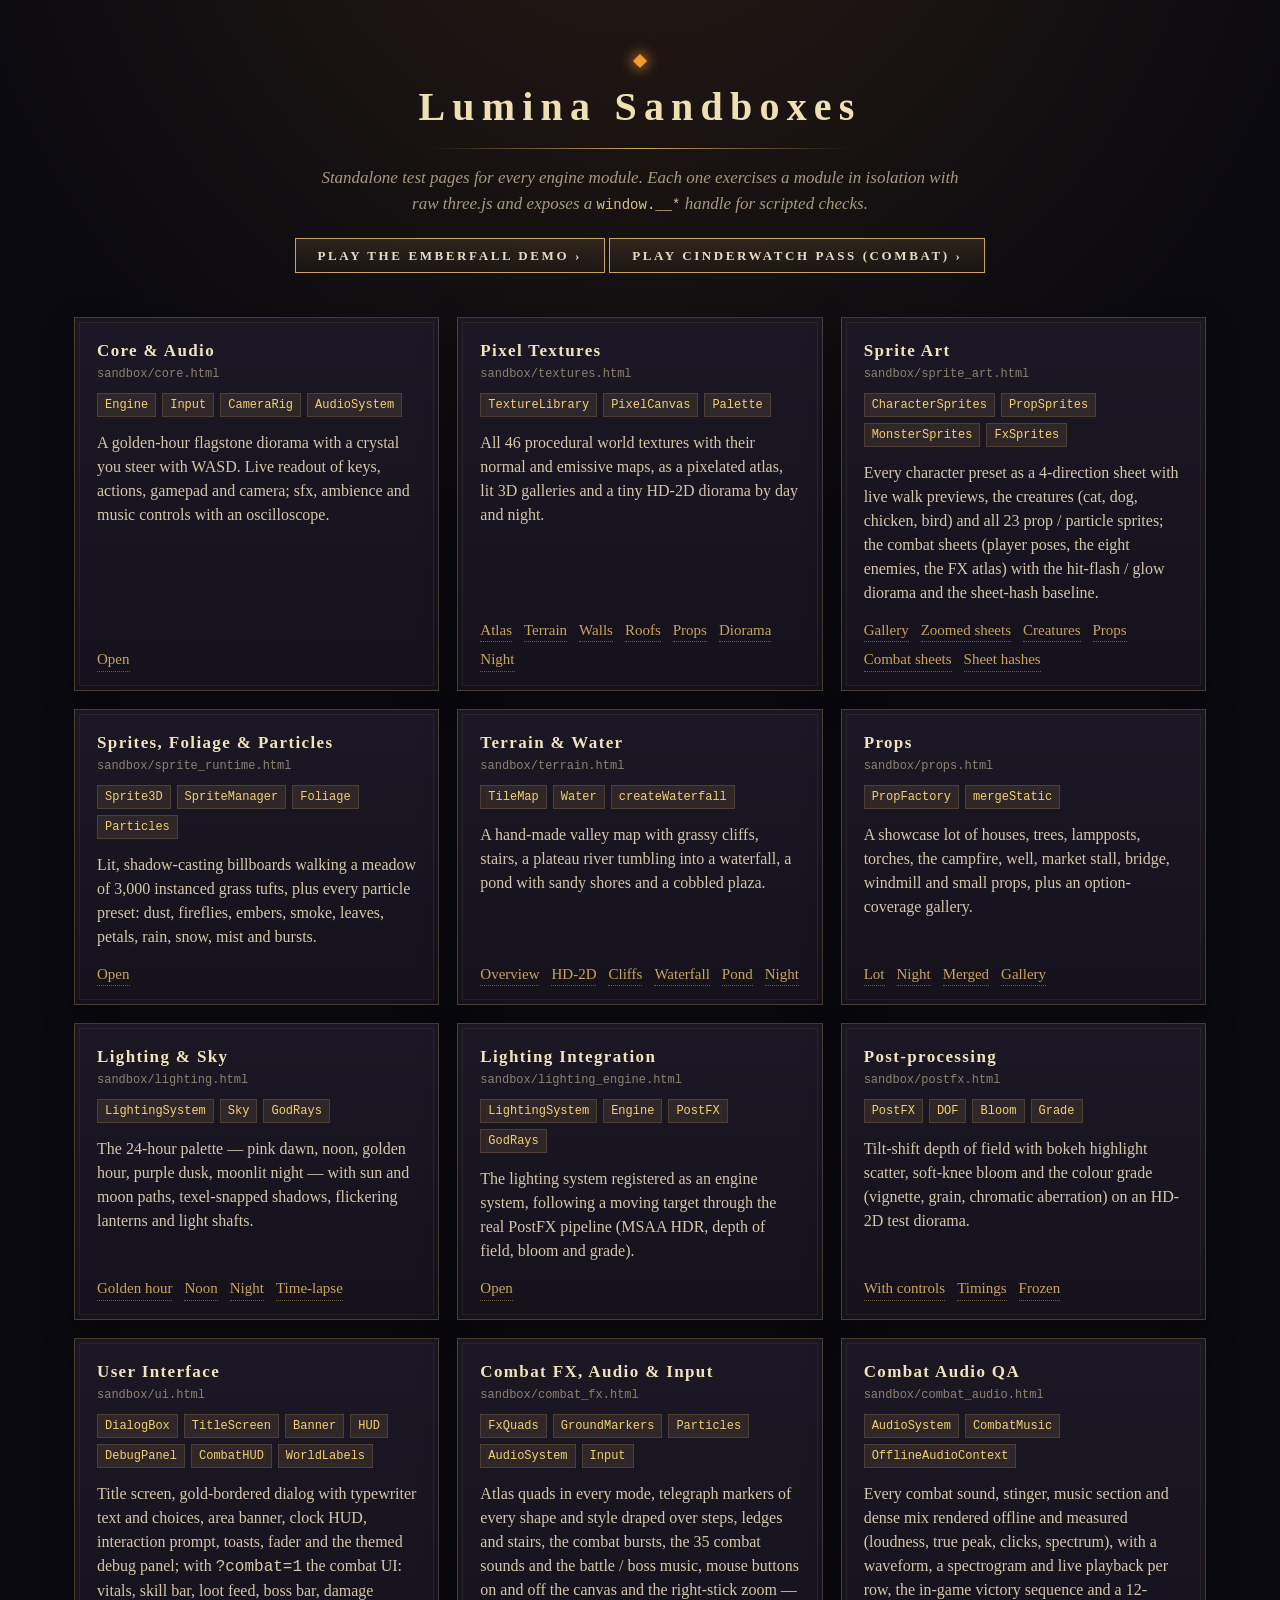
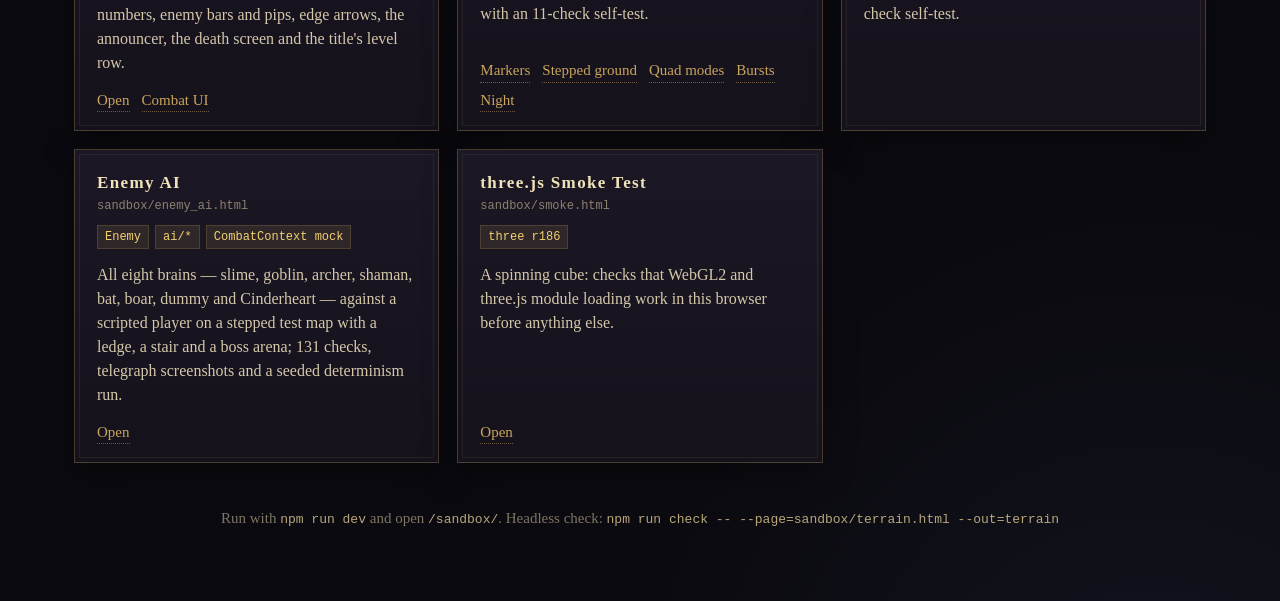
<file: sandbox/index.html>
<!doctype html>
<html lang="en">
<head>
  <meta charset="utf-8" />
  <meta name="viewport" content="width=device-width, initial-scale=1" />
  <title>Lumina Sandboxes</title>
  <link rel="icon" type="image/svg+xml" href="data:image/svg+xml,%3Csvg xmlns='http://www.w3.org/2000/svg' viewBox='0 0 16 16' shape-rendering='crispEdges'%3E%3Crect width='16' height='16' rx='3' fill='%23140f17'/%3E%3Cpath fill='%23c9a45c' d='M7 2h2v1h1v2h1v2h1v4h-1v1h-1v1H6v-1H5v-1H4V7h1V5h1V3h1z'/%3E%3Cpath fill='%23f59a2e' d='M7 5h2v2h1v3H9v1H7v-1H6V7h1z'/%3E%3C/svg%3E" />
  <script type="module">
    import '@fontsource/cinzel/600.css';
    import '@fontsource/crimson-pro/400.css';
    import '@fontsource/crimson-pro/400-italic.css';
  </script>
  <style>
    :root {
      --bg: #0b0a10;
      --panel: #15121c;
      --panel-2: #1b1724;
      --line: rgba(201, 164, 92, 0.28);
      --gold: #c9a45c;
      --gold-hi: #f2d072;
      --text: #e8dcc0;
      --muted: #a79a80;
      --chip: rgba(201, 164, 92, 0.12);
    }
    * { box-sizing: border-box; }
    html, body { margin: 0; background: var(--bg); color: var(--text); }
    body {
      min-height: 100vh;
      font: 400 17px/1.5 'Crimson Pro', Georgia, 'Times New Roman', serif;
      background:
        radial-gradient(ellipse 80% 50% at 50% -10%, rgba(245, 154, 46, 0.12), transparent 70%),
        radial-gradient(ellipse 60% 40% at 90% 110%, rgba(106, 143, 214, 0.08), transparent 70%),
        var(--bg);
    }
    main { max-width: 1180px; margin: 0 auto; padding: 56px 24px 72px; }
    header { text-align: center; margin-bottom: 44px; }
    .ember {
      width: 10px; height: 10px; margin: 0 auto 18px; transform: rotate(45deg);
      background: #f59a2e; box-shadow: 0 0 12px 3px rgba(245, 154, 46, 0.5);
    }
    h1 {
      margin: 0; font: 600 clamp(28px, 4vw, 40px)/1.15 'Cinzel', Georgia, serif;
      letter-spacing: 0.18em; color: #efe0b4;
    }
    .rule {
      width: min(420px, 70%); height: 1px; margin: 18px auto 16px;
      background: linear-gradient(90deg, transparent, var(--gold), transparent);
    }
    header p { margin: 0 auto; max-width: 640px; color: var(--muted); font-style: italic; }
    header a { color: var(--gold-hi); }
    header code { font: 14px ui-monospace, Consolas, monospace; font-style: normal; color: #d9c18a; }
    .demo-link {
      display: inline-flex; align-items: center; gap: 10px; margin-top: 22px; padding: 10px 22px;
      border: 1px solid var(--gold); color: var(--text); text-decoration: none;
      font: 600 13px/1 'Cinzel', Georgia, serif; letter-spacing: 0.2em; text-transform: uppercase;
      background: linear-gradient(180deg, rgba(201, 164, 92, 0.14), rgba(201, 164, 92, 0.04));
      transition: background 0.2s, border-color 0.2s;
    }
    .demo-link:hover, .demo-link:focus-visible { background: rgba(201, 164, 92, 0.24); border-color: var(--gold-hi); outline: none; }
    .grid { display: grid; grid-template-columns: repeat(auto-fill, minmax(330px, 1fr)); gap: 18px; }
    .card {
      position: relative; display: flex; flex-direction: column; padding: 22px 22px 18px;
      background: linear-gradient(180deg, var(--panel-2), var(--panel));
      border: 1px solid var(--line); box-shadow: 0 10px 30px rgba(0, 0, 0, 0.35);
    }
    .card::before {
      content: ''; position: absolute; inset: 4px; border: 1px solid rgba(201, 164, 92, 0.1); pointer-events: none;
    }
    .card h2 {
      margin: 0 0 4px; font: 600 17px/1.3 'Cinzel', Georgia, serif; letter-spacing: 0.08em;
    }
    .card h2 a { color: #f1e3bb; text-decoration: none; }
    .card h2 a:hover, .card h2 a:focus-visible { color: var(--gold-hi); outline: none; text-decoration: underline; text-underline-offset: 4px; }
    .card .file { font: 12px/1.4 ui-monospace, Consolas, monospace; color: #8d8270; margin-bottom: 10px; }
    .card p { margin: 0 0 14px; color: #d4c7aa; font-size: 16px; }
    .tags { display: flex; flex-wrap: wrap; gap: 6px; margin: 0 0 14px; padding: 0; list-style: none; }
    .tags li {
      font: 12px/1 ui-monospace, Consolas, monospace; color: var(--gold-hi); background: var(--chip);
      padding: 5px 7px; border: 1px solid rgba(201, 164, 92, 0.2);
    }
    .variants { margin-top: auto; display: flex; flex-wrap: wrap; gap: 6px 12px; font-size: 15px; }
    .variants a { color: var(--gold); text-decoration: none; border-bottom: 1px dotted rgba(201, 164, 92, 0.5); }
    .variants a:hover, .variants a:focus-visible { color: var(--gold-hi); outline: none; }
    footer { margin-top: 44px; text-align: center; color: #7f7563; font-size: 15px; }
    footer code { font: 13px ui-monospace, Consolas, monospace; color: #b9a67a; }
    @media (max-width: 480px) { main { padding: 40px 16px 56px; } .grid { grid-template-columns: 1fr; } }
  </style>
</head>
<body>
  <main>
    <header>
      <div class="ember" aria-hidden="true"></div>
      <h1>Lumina Sandboxes</h1>
      <div class="rule" aria-hidden="true"></div>
      <p>Standalone test pages for every engine module. Each one exercises a module in isolation with
        raw three.js and exposes a <code>window.__*</code> handle for scripted checks.</p>
      <a class="demo-link" href="../index.html">Play the Emberfall demo ›</a>
      <a class="demo-link" href="../index.html?level=cinderwatch-pass">Play Cinderwatch Pass (combat) ›</a>
    </header>

    <section class="grid" aria-label="Sandbox pages">
      <article class="card">
        <h2><a href="./core.html">Core &amp; Audio</a></h2>
        <div class="file">sandbox/core.html</div>
        <ul class="tags"><li>Engine</li><li>Input</li><li>CameraRig</li><li>AudioSystem</li></ul>
        <p>A golden-hour flagstone diorama with a crystal you steer with WASD. Live readout of keys,
          actions, gamepad and camera; sfx, ambience and music controls with an oscilloscope.</p>
        <div class="variants"><a href="./core.html">Open</a></div>
      </article>

      <article class="card">
        <h2><a href="./textures.html">Pixel Textures</a></h2>
        <div class="file">sandbox/textures.html</div>
        <ul class="tags"><li>TextureLibrary</li><li>PixelCanvas</li><li>Palette</li></ul>
        <p>All 46 procedural world textures with their normal and emissive maps, as a pixelated atlas,
          lit 3D galleries and a tiny HD-2D diorama by day and night.</p>
        <div class="variants">
          <a href="./textures.html?view=atlas">Atlas</a>
          <a href="./textures.html?view=gallery0">Terrain</a>
          <a href="./textures.html?view=gallery1">Walls</a>
          <a href="./textures.html?view=gallery2">Roofs</a>
          <a href="./textures.html?view=gallery3">Props</a>
          <a href="./textures.html?view=diorama">Diorama</a>
          <a href="./textures.html?view=diorama&amp;night=1">Night</a>
        </div>
      </article>

      <article class="card">
        <h2><a href="./sprite_art.html">Sprite Art</a></h2>
        <div class="file">sandbox/sprite_art.html</div>
        <ul class="tags"><li>CharacterSprites</li><li>PropSprites</li><li>MonsterSprites</li><li>FxSprites</li></ul>
        <p>Every character preset as a 4-direction sheet with live walk previews, the creatures (cat,
          dog, chicken, bird) and all 23 prop / particle sprites; the combat sheets (player poses, the
          eight enemies, the FX atlas) with the hit-flash / glow diorama and the sheet-hash baseline.</p>
        <div class="variants">
          <a href="./sprite_art.html">Gallery</a>
          <a href="./sprite_art.html?mode=focus&amp;names=traveler,bard,innkeeper&amp;z=6">Zoomed sheets</a>
          <a href="./sprite_art.html?mode=creatures&amp;z=6">Creatures</a>
          <a href="./sprite_art.html?mode=props&amp;z=6">Props</a>
          <a href="./sprite_art.html?mode=combat">Combat sheets</a>
          <a href="./sprite_art.html?mode=hashes">Sheet hashes</a>
        </div>
      </article>

      <article class="card">
        <h2><a href="./sprite_runtime.html">Sprites, Foliage &amp; Particles</a></h2>
        <div class="file">sandbox/sprite_runtime.html</div>
        <ul class="tags"><li>Sprite3D</li><li>SpriteManager</li><li>Foliage</li><li>Particles</li></ul>
        <p>Lit, shadow-casting billboards walking a meadow of 3,000 instanced grass tufts, plus every
          particle preset: dust, fireflies, embers, smoke, leaves, petals, rain, snow, mist and bursts.</p>
        <div class="variants"><a href="./sprite_runtime.html">Open</a></div>
      </article>

      <article class="card">
        <h2><a href="./terrain.html">Terrain &amp; Water</a></h2>
        <div class="file">sandbox/terrain.html</div>
        <ul class="tags"><li>TileMap</li><li>Water</li><li>createWaterfall</li></ul>
        <p>A hand-made valley map with grassy cliffs, stairs, a plateau river tumbling into a waterfall,
          a pond with sandy shores and a cobbled plaza.</p>
        <div class="variants">
          <a href="./terrain.html?view=overview">Overview</a>
          <a href="./terrain.html?view=hd2d">HD-2D</a>
          <a href="./terrain.html?view=cliffs">Cliffs</a>
          <a href="./terrain.html?view=waterfall">Waterfall</a>
          <a href="./terrain.html?view=pond">Pond</a>
          <a href="./terrain.html?view=hd2d&amp;time=night">Night</a>
        </div>
      </article>

      <article class="card">
        <h2><a href="./props.html">Props</a></h2>
        <div class="file">sandbox/props.html</div>
        <ul class="tags"><li>PropFactory</li><li>mergeStatic</li></ul>
        <p>A showcase lot of houses, trees, lampposts, torches, the campfire, well, market stall, bridge,
          windmill and small props, plus an option-coverage gallery.</p>
        <div class="variants">
          <a href="./props.html">Lot</a>
          <a href="./props.html?night=1">Night</a>
          <a href="./props.html?merge=1">Merged</a>
          <a href="./props.html?mode=gallery">Gallery</a>
        </div>
      </article>

      <article class="card">
        <h2><a href="./lighting.html">Lighting &amp; Sky</a></h2>
        <div class="file">sandbox/lighting.html</div>
        <ul class="tags"><li>LightingSystem</li><li>Sky</li><li>GodRays</li></ul>
        <p>The 24-hour palette — pink dawn, noon, golden hour, purple dusk, moonlit night — with sun and
          moon paths, texel-snapped shadows, flickering lanterns and light shafts.</p>
        <div class="variants">
          <a href="./lighting.html">Golden hour</a>
          <a href="./lighting.html?t=12">Noon</a>
          <a href="./lighting.html?t=22.5">Night</a>
          <a href="./lighting.html?speed=0.5">Time-lapse</a>
        </div>
      </article>

      <article class="card">
        <h2><a href="./lighting_engine.html">Lighting Integration</a></h2>
        <div class="file">sandbox/lighting_engine.html</div>
        <ul class="tags"><li>LightingSystem</li><li>Engine</li><li>PostFX</li><li>GodRays</li></ul>
        <p>The lighting system registered as an engine system, following a moving target through the
          real PostFX pipeline (MSAA HDR, depth of field, bloom and grade).</p>
        <div class="variants"><a href="./lighting_engine.html">Open</a></div>
      </article>

      <article class="card">
        <h2><a href="./postfx.html">Post-processing</a></h2>
        <div class="file">sandbox/postfx.html</div>
        <ul class="tags"><li>PostFX</li><li>DOF</li><li>Bloom</li><li>Grade</li></ul>
        <p>Tilt-shift depth of field with bokeh highlight scatter, soft-knee bloom and the colour grade
          (vignette, grain, chromatic aberration) on an HD-2D test diorama.</p>
        <div class="variants">
          <a href="./postfx.html?gui">With controls</a>
          <a href="./postfx.html?gui&amp;label">Timings</a>
          <a href="./postfx.html?freeze">Frozen</a>
        </div>
      </article>

      <article class="card">
        <h2><a href="./ui.html">User Interface</a></h2>
        <div class="file">sandbox/ui.html</div>
        <ul class="tags"><li>DialogBox</li><li>TitleScreen</li><li>Banner</li><li>HUD</li><li>DebugPanel</li><li>CombatHUD</li><li>WorldLabels</li></ul>
        <p>Title screen, gold-bordered dialog with typewriter text and choices, area banner, clock HUD,
          interaction prompt, toasts, fader and the themed debug panel; with <code>?combat=1</code>
          the combat UI: vitals, skill bar, loot feed, boss bar, damage numbers, enemy bars and pips,
          edge arrows, the announcer, the death screen and the title's level row.</p>
        <div class="variants"><a href="./ui.html">Open</a> <a href="./ui.html?combat=1">Combat UI</a></div>
      </article>
      <article class="card">
        <h2><a href="./combat_fx.html">Combat FX, Audio &amp; Input</a></h2>
        <div class="file">sandbox/combat_fx.html</div>
        <ul class="tags"><li>FxQuads</li><li>GroundMarkers</li><li>Particles</li><li>AudioSystem</li><li>Input</li></ul>
        <p>Atlas quads in every mode, telegraph markers of every shape and style draped over steps,
          ledges and stairs, the combat bursts, the 35 combat sounds and the battle / boss music, mouse
          buttons on and off the canvas and the right-stick zoom — with an 11-check self-test.</p>
        <div class="variants">
          <a href="./combat_fx.html?view=gallery">Markers</a>
          <a href="./combat_fx.html?view=stepped">Stepped ground</a>
          <a href="./combat_fx.html?view=probe">Quad modes</a>
          <a href="./combat_fx.html?view=bursts">Bursts</a>
          <a href="./combat_fx.html?view=gallery&amp;t=21.5">Night</a>
        </div>
      </article>
      <article class="card">
        <h2><a href="./combat_audio.html">Combat Audio QA</a></h2>
        <div class="file">sandbox/combat_audio.html</div>
        <ul class="tags"><li>AudioSystem</li><li>CombatMusic</li><li>OfflineAudioContext</li></ul>
        <p>Every combat sound, stinger, music section and dense mix rendered offline and measured
          (loudness, true peak, clicks, spectrum), with a waveform, a spectrogram and live playback per
          row, the in-game victory sequence and a 12-check self-test.</p>
      </article>
      <article class="card">
        <h2><a href="./enemy_ai.html">Enemy AI</a></h2>
        <div class="file">sandbox/enemy_ai.html</div>
        <ul class="tags"><li>Enemy</li><li>ai/*</li><li>CombatContext mock</li></ul>
        <p>All eight brains — slime, goblin, archer, shaman, bat, boar, dummy and Cinderheart — against a
          scripted player on a stepped test map with a ledge, a stair and a boss arena; 131 checks,
          telegraph screenshots and a seeded determinism run.</p>
        <div class="variants"><a href="./enemy_ai.html">Open</a></div>
      </article>

      <article class="card">
        <h2><a href="./smoke.html">three.js Smoke Test</a></h2>
        <div class="file">sandbox/smoke.html</div>
        <ul class="tags"><li>three r186</li></ul>
        <p>A spinning cube: checks that WebGL2 and three.js module loading work in this browser
          before anything else.</p>
        <div class="variants"><a href="./smoke.html">Open</a></div>
      </article>
    </section>

    <footer>
      Run with <code>npm run dev</code> and open <code>/sandbox/</code>. Headless check:
      <code>npm run check -- --page=sandbox/terrain.html --out=terrain</code>
    </footer>
  </main>
</body>
</html>
</file>
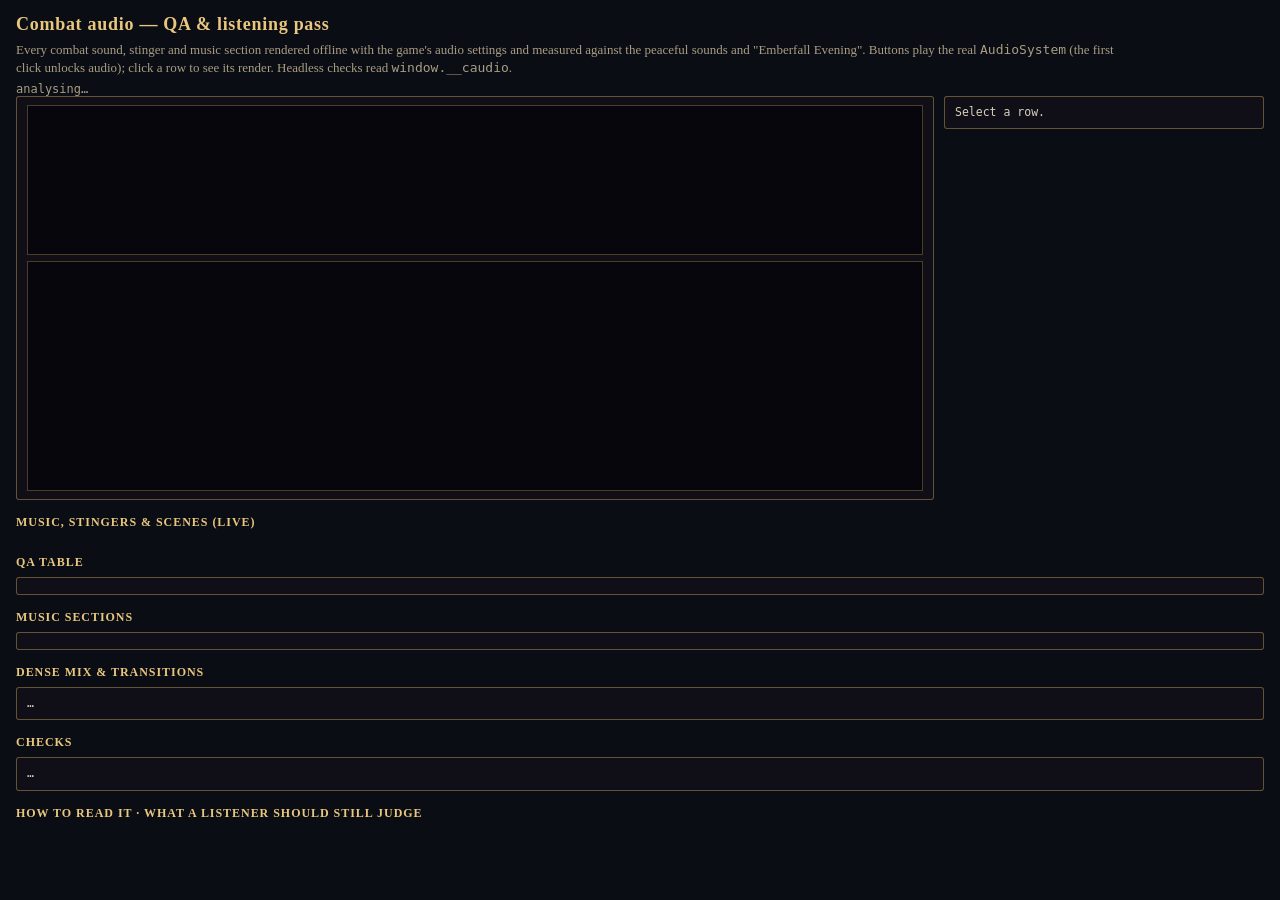
<file: sandbox/combat_audio.html>
<!doctype html>
<html lang="en">
<head>
<meta charset="utf-8" />
<title>Lumina sandbox — combat audio QA &amp; listening</title>
<meta name="viewport" content="width=device-width, initial-scale=1" />
<style>
  :root {
    --bg: #0b0d14; --panel: rgba(18, 16, 26, 0.92); --line: rgba(201, 164, 92, 0.45); --gold: #e9c77e;
    --text: #f1e4c6; --muted: #a99d84; --ok: #a8e07a; --warn: #f2c35b; --bad: #ff8a70;
  }
  * { box-sizing: border-box; }
  html, body { margin: 0; background: var(--bg); color: var(--text); font: 13px/1.4 Georgia, serif; }
  body { padding: 12px 16px 40px; }
  h1 { font-size: 18px; margin: 0 0 2px; color: var(--gold); font-weight: 600; letter-spacing: 0.04em; }
  h2 { font-size: 12px; margin: 14px 0 6px; letter-spacing: 0.08em; text-transform: uppercase; color: var(--gold); font-weight: 600; }
  p { margin: 4px 0; max-width: 1100px; }
  .muted { color: var(--muted); }
  #status { font: 12px Consolas, monospace; color: var(--muted); }
  .bar { display: flex; flex-wrap: wrap; gap: 4px; align-items: center; margin: 4px 0; }
  button {
    font: 12px Georgia, serif; color: var(--text); background: rgba(40, 34, 52, 0.95); border: 1px solid rgba(201, 164, 92, 0.55);
    border-radius: 2px; padding: 2px 7px; cursor: pointer;
  }
  button:hover { background: rgba(70, 58, 84, 0.95); }
  button.on { background: rgba(120, 90, 40, 0.9); }
  .views { display: grid; grid-template-columns: minmax(0, 1fr) 320px; gap: 10px; align-items: start; }
  .card { background: var(--panel); border: 1px solid var(--line); border-radius: 3px; padding: 8px 10px; }
  canvas { display: block; width: 100%; background: #07060d; border: 1px solid rgba(201, 164, 92, 0.35); image-rendering: pixelated; }
  #wave { height: 150px; }
  #spec { height: 230px; margin-top: 6px; }
  #detail { font: 11.5px/1.35 Consolas, monospace; white-space: pre-wrap; color: #d9d0ba; margin: 0; }
  .tablewrap { overflow-x: auto; }
  table { border-collapse: collapse; font: 11.5px Consolas, monospace; white-space: nowrap; }
  th, td { padding: 2px 6px; border-bottom: 1px solid rgba(201, 164, 92, 0.14); text-align: right; }
  th { color: var(--gold); font-weight: 600; position: sticky; top: 0; background: #14121c; cursor: help; }
  td.name, th.name { text-align: left; }
  td.flags { text-align: left; }
  tr.group td { color: var(--gold); text-align: left; font: 600 11px Georgia, serif; letter-spacing: 0.08em; text-transform: uppercase; padding-top: 8px; }
  tr.row { cursor: pointer; }
  tr.row:hover { background: rgba(201, 164, 92, 0.08); }
  tr.sel { background: rgba(201, 164, 92, 0.16); }
  td button { padding: 0 5px; font-size: 11px; }
  .f { display: inline-block; padding: 0 4px; margin-right: 3px; border-radius: 2px; font-size: 10.5px; }
  .f.bad { background: rgba(255, 138, 112, 0.2); color: var(--bad); }
  .f.warn { background: rgba(242, 195, 91, 0.18); color: var(--warn); }
  .f.ok { color: var(--ok); }
  .ok { color: var(--ok); }
  .bad { color: var(--bad); }
  pre.block { font: 11.5px/1.35 Consolas, monospace; white-space: pre-wrap; color: #d9d0ba; margin: 0; }
  ul { margin: 4px 0 4px 18px; padding: 0; max-width: 1100px; }
  li { margin: 2px 0; }
  @media (max-width: 900px) { .views { grid-template-columns: 1fr; } }
</style>
</head>
<body>
<h1>Combat audio — QA &amp; listening pass</h1>
<p class="muted">Every combat sound, stinger and music section rendered offline with the game's audio settings and measured against the peaceful
  sounds and "Emberfall Evening". Buttons play the real <code>AudioSystem</code> (the first click unlocks audio); click a row to see its
  render. Headless checks read <code>window.__caudio</code>.</p>
<div id="status">analysing…</div>

<div class="views">
  <div class="card">
    <canvas id="wave" width="1200" height="150"></canvas>
    <canvas id="spec" width="1200" height="230"></canvas>
  </div>
  <div class="card"><pre id="detail">Select a row.</pre></div>
</div>

<h2>Music, stingers &amp; scenes (live)</h2>
<div class="bar" id="musicBar"></div>
<div class="bar" id="sceneBar"></div>

<h2>QA table</h2>
<div class="tablewrap card"><table id="qa"></table></div>

<h2>Music sections</h2>
<div class="tablewrap card"><table id="music"></table></div>

<h2>Dense mix &amp; transitions</h2>
<div class="card"><pre class="block" id="mix">…</pre></div>

<h2>Checks</h2>
<div class="card"><pre class="block" id="checks">…</pre></div>

<h2>How to read it · what a listener should still judge</h2>
<ul id="legend"></ul>

<script type="module" src="./combat_audio.js"></script>
</body>
</html>
</file>
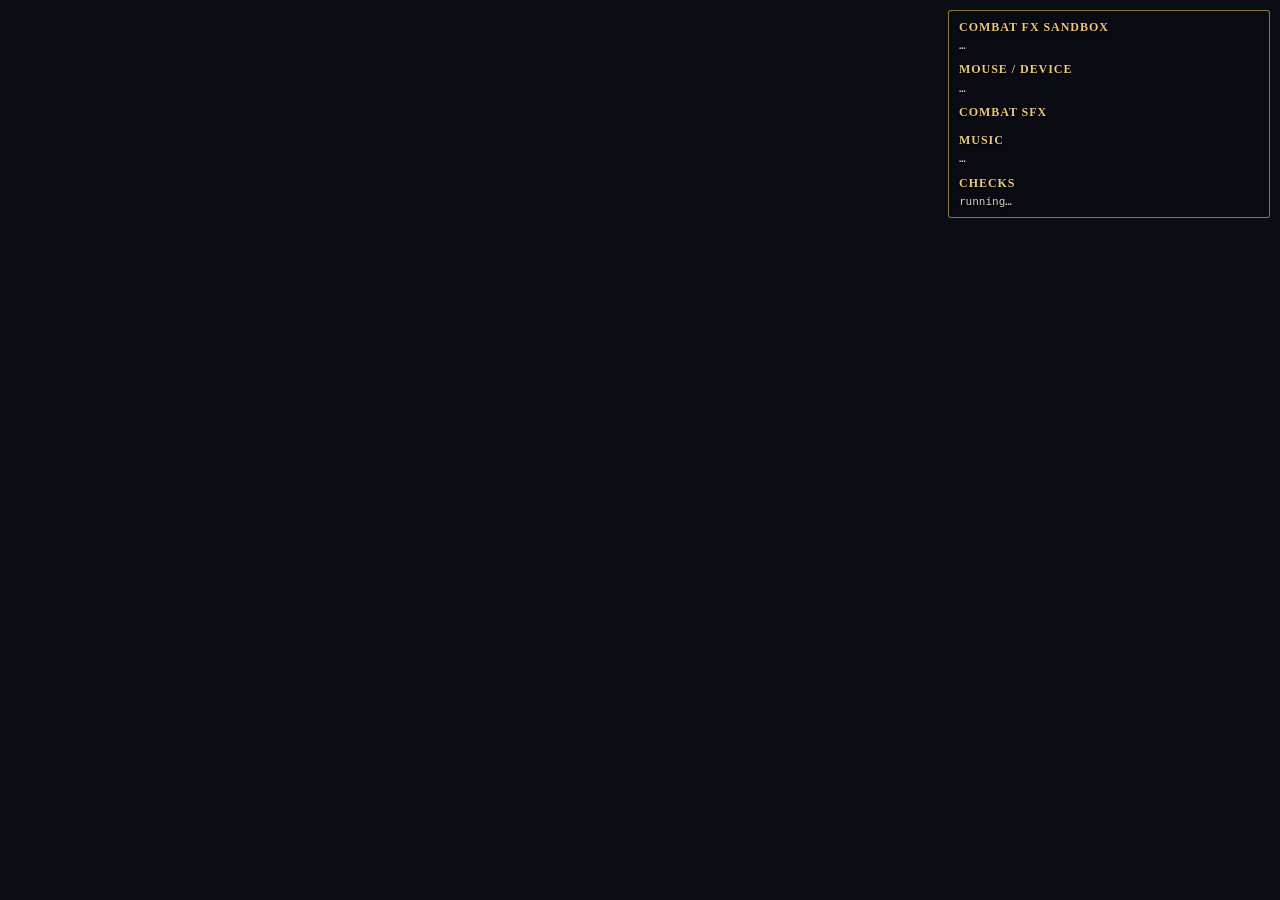
<file: sandbox/combat_fx.html>
<!doctype html>
<html lang="en">
<head>
<meta charset="utf-8" />
<title>Lumina sandbox — combat FX, markers, audio &amp; input</title>
<meta name="viewport" content="width=device-width, initial-scale=1" />
<style>
  html, body { margin: 0; height: 100%; background: #0b0d14; overflow: hidden; }
  #app { position: fixed; inset: 0; }
  #panel {
    position: fixed; right: 10px; top: 10px; width: 300px; max-height: calc(100% - 20px); overflow: auto;
    font: 12px/1.35 Georgia, serif; color: #f1e4c6; text-shadow: 0 1px 2px #000;
    background: rgba(10, 10, 18, 0.72); border: 1px solid rgba(201, 164, 92, 0.7); padding: 8px 10px; border-radius: 3px;
  }
  #panel h2 { font-size: 12px; margin: 8px 0 4px; letter-spacing: 0.08em; text-transform: uppercase; color: #e9c77e; font-weight: 600; }
  #panel h2:first-child { margin-top: 0; }
  #panel .grid { display: flex; flex-wrap: wrap; gap: 3px; }
  #panel button {
    font: 11px Georgia, serif; color: #f1e4c6; background: rgba(40, 34, 52, 0.9); border: 1px solid rgba(201, 164, 92, 0.55);
    border-radius: 2px; padding: 2px 5px; cursor: pointer;
  }
  #panel button:hover { background: rgba(70, 58, 84, 0.95); }
  #panel pre { margin: 0; font: 11px/1.3 Consolas, monospace; white-space: pre-wrap; color: #d9d0ba; }
  #panel .ok { color: #a8e07a; }
  #panel .bad { color: #ff8a70; }
  .tag {
    position: absolute; left: 0; top: 0; transform: translate(-50%, -100%); pointer-events: none;
    font: 600 11px/1.1 Georgia, serif; letter-spacing: 0.06em; text-transform: uppercase; color: #f3e3bf;
    padding: 2px 6px 3px; white-space: nowrap; background: rgba(12, 11, 20, 0.7); border: 1px solid rgba(201, 164, 92, 0.6);
  }
</style>
</head>
<body>
<div id="app"></div>
<div id="tags"></div>
<div id="panel" data-input-ignore>
  <h2>Combat FX sandbox</h2>
  <pre id="stats">…</pre>
  <h2>Mouse / device</h2>
  <pre id="mouse">…</pre>
  <h2>Combat SFX</h2>
  <div class="grid" id="sfx"></div>
  <h2>Music</h2>
  <div class="grid" id="music"></div>
  <pre id="musicState">…</pre>
  <h2>Checks</h2>
  <pre id="checks">running…</pre>
</div>
<script type="module" src="./combat_fx.js"></script>
</body>
</html>
</file>
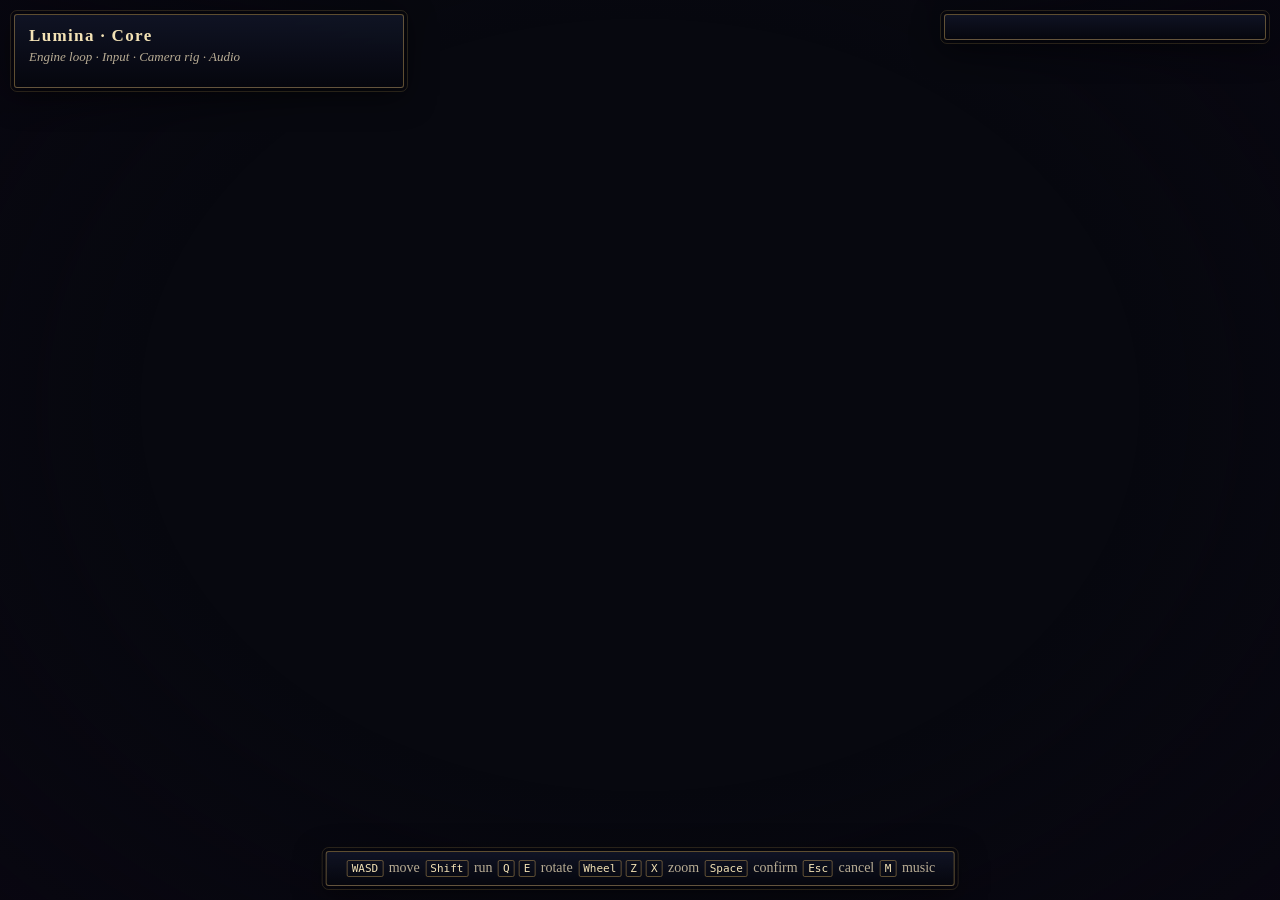
<file: sandbox/core.html>
<!doctype html>
<html lang="en">
<head>
  <meta charset="utf-8" />
  <meta name="viewport" content="width=device-width, initial-scale=1" />
  <title>Lumina · Core sandbox</title>
  <style>
    :root {
      --gold: #c9a45c;
      --gold-dim: rgba(201, 164, 92, 0.45);
      --ink: #efe6d2;
      --ink-dim: #b9ad95;
      --panel: linear-gradient(180deg, rgba(18, 22, 40, 0.86), rgba(6, 7, 14, 0.9));
    }
    html, body { margin: 0; height: 100%; background: #07080f; overflow: hidden; }
    #app { position: fixed; inset: 0; }
    #vignette { position: fixed; inset: 0; pointer-events: none; z-index: 5; background: radial-gradient(ellipse at 50% 45%, transparent 55%, rgba(10, 6, 18, 0.55) 100%); }
    .panel {
      position: fixed; z-index: 10; color: var(--ink);
      background: var(--panel);
      border: 1px solid var(--gold-dim);
      outline: 1px solid rgba(201, 164, 92, 0.18); outline-offset: 3px;
      box-shadow: 0 8px 30px rgba(0, 0, 0, 0.55);
      border-radius: 3px;
      font: 13px/1.35 'Crimson Pro', Georgia, serif;
    }
    .panel h2 {
      margin: 0 0 6px; font: 600 12px/1 'Cinzel', Georgia, serif; letter-spacing: 0.14em;
      color: var(--gold); text-transform: uppercase;
      display: flex; align-items: center; gap: 8px;
    }
    .panel h2::before, .panel h2::after { content: ''; flex: 1; height: 1px; background: linear-gradient(90deg, transparent, var(--gold-dim), transparent); }
    #info { left: 14px; top: 14px; width: 360px; padding: 12px 14px; pointer-events: none; }
    #info .title { font: 600 17px/1.1 'Cinzel', Georgia, serif; letter-spacing: 0.08em; color: #f3e2b5; margin-bottom: 2px; }
    #info .sub { color: var(--ink-dim); font-style: italic; margin-bottom: 10px; }
    #readout { font: 13px/1.45 'Pixelify Sans', ui-monospace, monospace; white-space: pre; color: #e8dcc0; }
    #readout b { color: var(--gold); font-weight: 400; }
    #controls { right: 14px; top: 14px; width: 292px; padding: 12px 14px; max-height: calc(100% - 56px); overflow: auto; }
    #controls section { margin-bottom: 12px; }
    .grid { display: grid; grid-template-columns: repeat(4, 1fr); gap: 5px; }
    .grid.two { grid-template-columns: repeat(2, 1fr); }
    button {
      font: 13px/1 'Crimson Pro', Georgia, serif; color: var(--ink);
      background: linear-gradient(180deg, rgba(60, 52, 38, 0.65), rgba(24, 20, 16, 0.75));
      border: 1px solid var(--gold-dim); border-radius: 2px; padding: 6px 4px; cursor: pointer;
    }
    button:hover { border-color: var(--gold); color: #fff3d0; }
    button.on { background: linear-gradient(180deg, rgba(150, 118, 58, 0.8), rgba(80, 60, 28, 0.85)); color: #fff6dc; }
    button.wide { width: 100%; padding: 8px 4px; font-size: 14px; }
    label.row { display: grid; grid-template-columns: 64px 1fr 34px; align-items: center; gap: 6px; margin: 3px 0; color: var(--ink-dim); }
    label.row span:last-child { font: 11px 'Pixelify Sans', monospace; color: var(--ink); text-align: right; }
    input[type=range] { width: 100%; accent-color: var(--gold); }
    label.check { display: flex; gap: 6px; align-items: center; color: var(--ink-dim); margin: 3px 0; }
    #hint {
      left: 50%; bottom: 14px; transform: translateX(-50%); padding: 7px 18px; pointer-events: none;
      font-size: 14px; color: var(--ink-dim); white-space: nowrap;
    }
    #hint kbd { font: 11px 'Pixelify Sans', monospace; color: #f3e2b5; border: 1px solid var(--gold-dim); border-radius: 2px; padding: 1px 4px; margin: 0 2px; }
    #scope { display: block; width: 100%; height: 64px; margin-top: 6px; background: rgba(0,0,0,0.35); border: 1px solid rgba(201,164,92,0.25); }
  </style>
</head>
<body>
  <div id="app"></div>
  <div id="vignette"></div>
  <div id="info" class="panel">
    <div class="title">Lumina · Core</div>
    <div class="sub">Engine loop · Input · Camera rig · Audio</div>
    <div id="readout"></div>
  </div>
  <div id="controls" class="panel" data-input-ignore></div>
  <div id="hint" class="panel">
    <kbd>WASD</kbd> move <kbd>Shift</kbd> run <kbd>Q</kbd><kbd>E</kbd> rotate <kbd>Wheel</kbd><kbd>Z</kbd><kbd>X</kbd> zoom
    <kbd>Space</kbd> confirm <kbd>Esc</kbd> cancel <kbd>M</kbd> music
  </div>
  <script type="module" src="./core.js"></script>
</body>
</html>
</file>
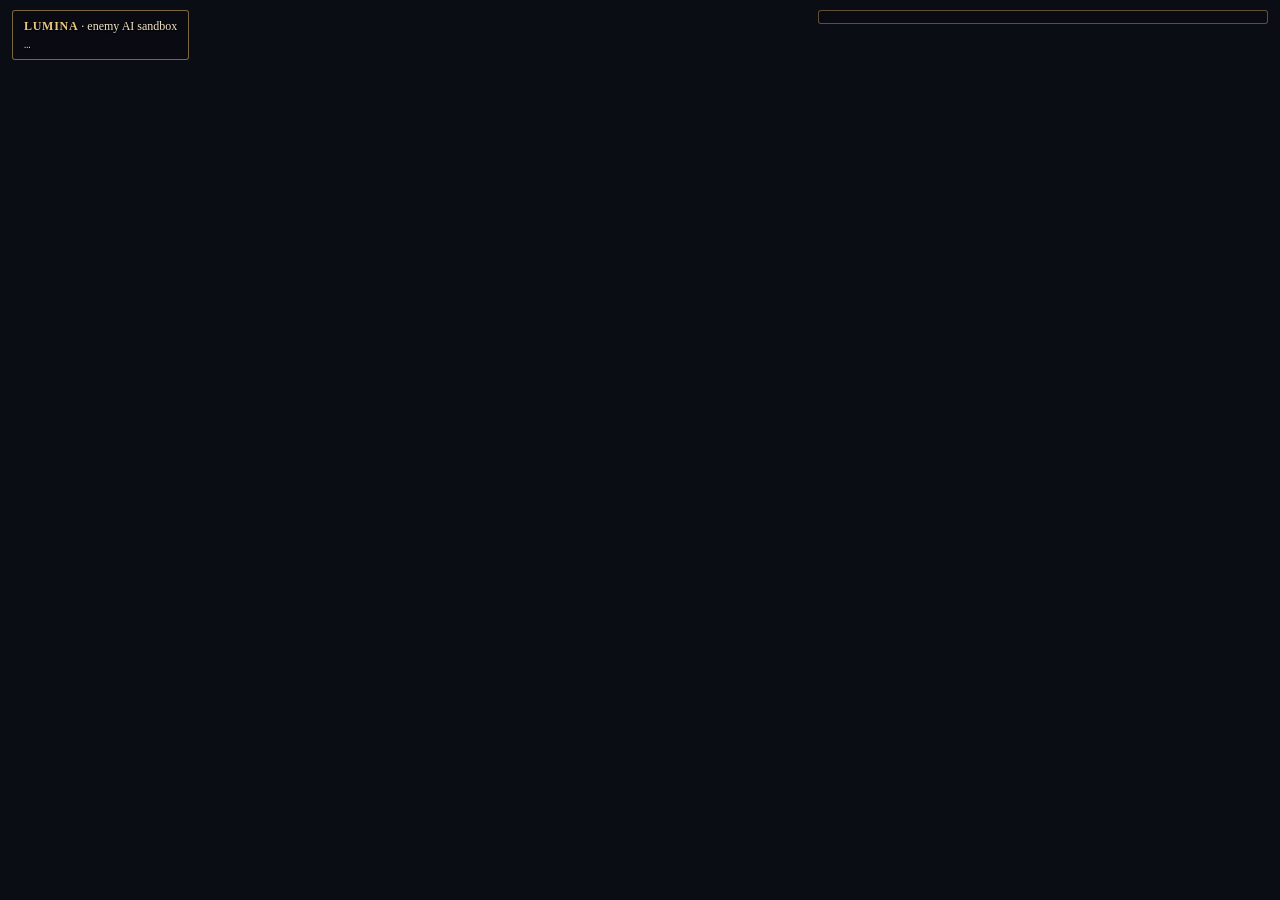
<file: sandbox/enemy_ai.html>
<!doctype html>
<html lang="en">
<head>
<meta charset="utf-8" />
<title>Lumina sandbox — enemy AI</title>
<meta name="viewport" content="width=device-width, initial-scale=1" />
<style>
  html, body { margin: 0; height: 100%; background: #0b0d14; overflow: hidden; }
  #app { position: fixed; inset: 0; }
  #app canvas { display: block; width: 100%; height: 100%; }
  #hud {
    position: fixed; left: 12px; top: 10px; pointer-events: none; max-width: 560px;
    font: 12px/1.35 Georgia, serif; color: #f1e4c6; text-shadow: 0 1px 2px #000;
    background: rgba(10, 10, 18, 0.62); border: 1px solid rgba(201, 164, 92, 0.6); padding: 7px 11px; border-radius: 3px;
  }
  #hud b { font-weight: 600; letter-spacing: 0.06em; color: #e9c77e; }
  #hud .dim { color: #b9ad95; }
  #hud pre { margin: 4px 0 0; font: 11px/1.3 Consolas, 'Courier New', monospace; color: #e8dcc0; white-space: pre-wrap; }
  #log {
    position: fixed; right: 12px; top: 10px; width: 430px; pointer-events: none;
    font: 11px/1.3 Consolas, 'Courier New', monospace; color: #e8dcc0; text-shadow: 0 1px 2px #000;
    background: rgba(10, 10, 18, 0.62); border: 1px solid rgba(201, 164, 92, 0.45); padding: 6px 9px; border-radius: 3px; white-space: pre-wrap;
  }
  .elabel {
    position: absolute; left: 0; top: 0; transform: translate(-50%, -100%); pointer-events: none; white-space: nowrap;
    font: 10px/1.1 Consolas, 'Courier New', monospace; color: #fff; padding: 1px 4px; border-radius: 2px;
    background: rgba(12, 12, 20, 0.66); border: 1px solid rgba(255, 255, 255, 0.18);
  }
  .elabel.windup { background: rgba(160, 60, 20, 0.85); border-color: #ffb070; }
  .elabel.active { background: rgba(200, 30, 20, 0.9); border-color: #ff8a6a; }
  .elabel.stun, .elabel.stagger, .elabel.kneel { background: rgba(40, 90, 160, 0.85); border-color: #9fd0ff; }
  .elabel.dead { opacity: 0.5; }
</style>
</head>
<body>
<div id="app"></div>
<div id="hud"><b>LUMINA</b> · enemy AI sandbox <span class="dim" id="scen"></span><pre id="stats">…</pre></div>
<div id="log"></div>
<div id="labels"></div>
<script type="module" src="./enemy_ai.js"></script>
</body>
</html>
</file>
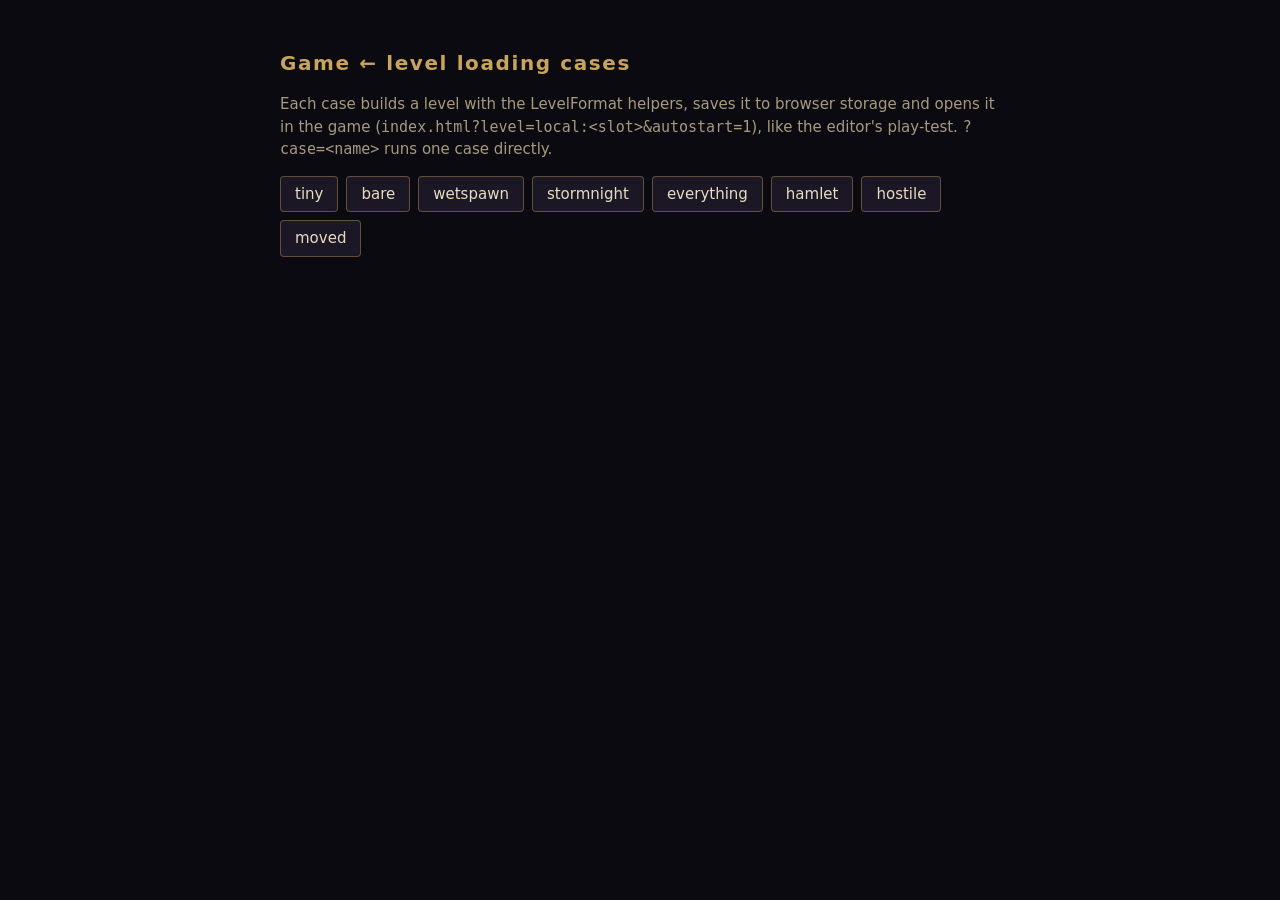
<file: sandbox/game_levels.html>
<!doctype html>
<html lang="en">
<head>
  <meta charset="utf-8" />
  <meta name="viewport" content="width=device-width, initial-scale=1" />
  <title>Game level loading cases</title>
  <style>
    html, body { margin: 0; background: #0b0a10; color: #e8dcc0; font: 15px/1.5 system-ui, sans-serif; }
    main { max-width: 720px; margin: 48px auto; padding: 0 16px; }
    h1 { font-size: 20px; color: #c9a45c; letter-spacing: 0.08em; }
    ul { list-style: none; padding: 0; display: flex; flex-wrap: wrap; gap: 8px; }
    button { background: #1b1724; color: #e8dcc0; border: 1px solid rgba(201, 164, 92, 0.4); border-radius: 4px; padding: 6px 14px; cursor: pointer; font: inherit; }
    button:hover { border-color: #c9a45c; }
    p { color: #a79a80; }
  </style>
</head>
<body>
  <main>
    <h1>Game ← level loading cases</h1>
    <p>Each case builds a level with the LevelFormat helpers, saves it to browser storage and opens it in the game
      (<code>index.html?level=local:&lt;slot&gt;&amp;autostart=1</code>), like the editor's play-test.
      <code>?case=&lt;name&gt;</code> runs one case directly.</p>
    <ul id="cases"></ul>
  </main>
  <script type="module" src="./game_levels.js"></script>
</body>
</html>
</file>
<file: assets/LevelStorage-UvDx4yN3.css>
@font-face{font-family:Cinzel;font-style:normal;font-display:swap;font-weight:600;src:url(./cinzel-latin-ext-600-normal-BEFdM_VE.woff2)format("woff2"),url(./cinzel-latin-ext-600-normal-BY9Mq9iK.woff)format("woff");unicode-range:U+100-2BA,U+2BD-2C5,U+2C7-2CC,U+2CE-2D7,U+2DD-2FF,U+304,U+308,U+329,U+1D00-1DBF,U+1E00-1E9F,U+1EF2-1EFF,U+2020,U+20A0-20AB,U+20AD-20C0,U+2113,U+2C60-2C7F,U+A720-A7FF}@font-face{font-family:Cinzel;font-style:normal;font-display:swap;font-weight:600;src:url(./cinzel-latin-600-normal-Dd5YO2UX.woff2)format("woff2"),url(./cinzel-latin-600-normal-CH_LB4su.woff)format("woff");unicode-range:U+??,U+131,U+152-153,U+2BB-2BC,U+2C6,U+2DA,U+2DC,U+304,U+308,U+329,U+2000-206F,U+20AC,U+2122,U+2191,U+2193,U+2212,U+2215,U+FEFF,U+FFFD}
</file>
<file: assets/main-Bee4wk6n.css>
@font-face{font-family:Cinzel;font-style:normal;font-display:swap;font-weight:400;src:url(./cinzel-latin-ext-400-normal-XQK_CSAr.woff2)format("woff2"),url(./cinzel-latin-ext-400-normal-DJ0Lq8y-.woff)format("woff");unicode-range:U+100-2BA,U+2BD-2C5,U+2C7-2CC,U+2CE-2D7,U+2DD-2FF,U+304,U+308,U+329,U+1D00-1DBF,U+1E00-1E9F,U+1EF2-1EFF,U+2020,U+20A0-20AB,U+20AD-20C0,U+2113,U+2C60-2C7F,U+A720-A7FF}@font-face{font-family:Cinzel;font-style:normal;font-display:swap;font-weight:400;src:url(./cinzel-latin-400-normal-DnUIPmzd.woff2)format("woff2"),url(./cinzel-latin-400-normal-C8jUSQqm.woff)format("woff");unicode-range:U+??,U+131,U+152-153,U+2BB-2BC,U+2C6,U+2DA,U+2DC,U+304,U+308,U+329,U+2000-206F,U+20AC,U+2122,U+2191,U+2193,U+2212,U+2215,U+FEFF,U+FFFD}@font-face{font-family:Cinzel;font-style:normal;font-display:swap;font-weight:700;src:url(./cinzel-latin-ext-700-normal-C24KFjuG.woff2)format("woff2"),url(./cinzel-latin-ext-700-normal-CORa-yIv.woff)format("woff");unicode-range:U+100-2BA,U+2BD-2C5,U+2C7-2CC,U+2CE-2D7,U+2DD-2FF,U+304,U+308,U+329,U+1D00-1DBF,U+1E00-1E9F,U+1EF2-1EFF,U+2020,U+20A0-20AB,U+20AD-20C0,U+2113,U+2C60-2C7F,U+A720-A7FF}@font-face{font-family:Cinzel;font-style:normal;font-display:swap;font-weight:700;src:url(./cinzel-latin-700-normal-Dkw14w9r.woff2)format("woff2"),url(./cinzel-latin-700-normal-C-gK7hA8.woff)format("woff");unicode-range:U+??,U+131,U+152-153,U+2BB-2BC,U+2C6,U+2DA,U+2DC,U+304,U+308,U+329,U+2000-206F,U+20AC,U+2122,U+2191,U+2193,U+2212,U+2215,U+FEFF,U+FFFD}@font-face{font-family:Crimson Pro;font-style:normal;font-display:swap;font-weight:400;src:url(./crimson-pro-vietnamese-400-normal-C3m3Wqkz.woff2)format("woff2"),url(./crimson-pro-vietnamese-400-normal-CEHt5KbE.woff)format("woff");unicode-range:U+102-103,U+110-111,U+128-129,U+168-169,U+1A0-1A1,U+1AF-1B0,U+300-301,U+303-304,U+308-309,U+323,U+329,U+1EA0-1EF9,U+20AB}@font-face{font-family:Crimson Pro;font-style:normal;font-display:swap;font-weight:400;src:url(./crimson-pro-latin-ext-400-normal-B3ID4PT2.woff2)format("woff2"),url(./crimson-pro-latin-ext-400-normal-BWiDT69a.woff)format("woff");unicode-range:U+100-2BA,U+2BD-2C5,U+2C7-2CC,U+2CE-2D7,U+2DD-2FF,U+304,U+308,U+329,U+1D00-1DBF,U+1E00-1E9F,U+1EF2-1EFF,U+2020,U+20A0-20AB,U+20AD-20C0,U+2113,U+2C60-2C7F,U+A720-A7FF}@font-face{font-family:Crimson Pro;font-style:normal;font-display:swap;font-weight:400;src:url(./crimson-pro-latin-400-normal-B4SlG4wx.woff2)format("woff2"),url(./crimson-pro-latin-400-normal-BzhyrSeK.woff)format("woff");unicode-range:U+??,U+131,U+152-153,U+2BB-2BC,U+2C6,U+2DA,U+2DC,U+304,U+308,U+329,U+2000-206F,U+20AC,U+2122,U+2191,U+2193,U+2212,U+2215,U+FEFF,U+FFFD}@font-face{font-family:Crimson Pro;font-style:normal;font-display:swap;font-weight:500;src:url(./crimson-pro-vietnamese-500-normal-Ccm9dO69.woff2)format("woff2"),url(./crimson-pro-vietnamese-500-normal-Cnk_aPx5.woff)format("woff");unicode-range:U+102-103,U+110-111,U+128-129,U+168-169,U+1A0-1A1,U+1AF-1B0,U+300-301,U+303-304,U+308-309,U+323,U+329,U+1EA0-1EF9,U+20AB}@font-face{font-family:Crimson Pro;font-style:normal;font-display:swap;font-weight:500;src:url(./crimson-pro-latin-ext-500-normal-Cu9CDuc4.woff2)format("woff2"),url(./crimson-pro-latin-ext-500-normal-CUkD1wcf.woff)format("woff");unicode-range:U+100-2BA,U+2BD-2C5,U+2C7-2CC,U+2CE-2D7,U+2DD-2FF,U+304,U+308,U+329,U+1D00-1DBF,U+1E00-1E9F,U+1EF2-1EFF,U+2020,U+20A0-20AB,U+20AD-20C0,U+2113,U+2C60-2C7F,U+A720-A7FF}@font-face{font-family:Crimson Pro;font-style:normal;font-display:swap;font-weight:500;src:url(./crimson-pro-latin-500-normal-D6GH0edE.woff2)format("woff2"),url(./crimson-pro-latin-500-normal-BCdZ5465.woff)format("woff");unicode-range:U+??,U+131,U+152-153,U+2BB-2BC,U+2C6,U+2DA,U+2DC,U+304,U+308,U+329,U+2000-206F,U+20AC,U+2122,U+2191,U+2193,U+2212,U+2215,U+FEFF,U+FFFD}@font-face{font-family:Crimson Pro;font-style:normal;font-display:swap;font-weight:600;src:url(./crimson-pro-vietnamese-600-normal-BD5z241x.woff2)format("woff2"),url(./crimson-pro-vietnamese-600-normal-WXpto_XS.woff)format("woff");unicode-range:U+102-103,U+110-111,U+128-129,U+168-169,U+1A0-1A1,U+1AF-1B0,U+300-301,U+303-304,U+308-309,U+323,U+329,U+1EA0-1EF9,U+20AB}@font-face{font-family:Crimson Pro;font-style:normal;font-display:swap;font-weight:600;src:url(./crimson-pro-latin-ext-600-normal-DTIcmTiA.woff2)format("woff2"),url(./crimson-pro-latin-ext-600-normal-ChXPf8Fx.woff)format("woff");unicode-range:U+100-2BA,U+2BD-2C5,U+2C7-2CC,U+2CE-2D7,U+2DD-2FF,U+304,U+308,U+329,U+1D00-1DBF,U+1E00-1E9F,U+1EF2-1EFF,U+2020,U+20A0-20AB,U+20AD-20C0,U+2113,U+2C60-2C7F,U+A720-A7FF}@font-face{font-family:Crimson Pro;font-style:normal;font-display:swap;font-weight:600;src:url(./crimson-pro-latin-600-normal-vJ8oEdKU.woff2)format("woff2"),url(./crimson-pro-latin-600-normal-Ca4fy0Cf.woff)format("woff");unicode-range:U+??,U+131,U+152-153,U+2BB-2BC,U+2C6,U+2DA,U+2DC,U+304,U+308,U+329,U+2000-206F,U+20AC,U+2122,U+2191,U+2193,U+2212,U+2215,U+FEFF,U+FFFD}@font-face{font-family:Crimson Pro;font-style:italic;font-display:swap;font-weight:400;src:url(./crimson-pro-vietnamese-400-italic-NXtqStND.woff2)format("woff2"),url(./crimson-pro-vietnamese-400-italic-XRYdg6KH.woff)format("woff");unicode-range:U+102-103,U+110-111,U+128-129,U+168-169,U+1A0-1A1,U+1AF-1B0,U+300-301,U+303-304,U+308-309,U+323,U+329,U+1EA0-1EF9,U+20AB}@font-face{font-family:Crimson Pro;font-style:italic;font-display:swap;font-weight:400;src:url(./crimson-pro-latin-ext-400-italic-C6Jf9c7d.woff2)format("woff2"),url(./crimson-pro-latin-ext-400-italic-DuC2towc.woff)format("woff");unicode-range:U+100-2BA,U+2BD-2C5,U+2C7-2CC,U+2CE-2D7,U+2DD-2FF,U+304,U+308,U+329,U+1D00-1DBF,U+1E00-1E9F,U+1EF2-1EFF,U+2020,U+20A0-20AB,U+20AD-20C0,U+2113,U+2C60-2C7F,U+A720-A7FF}@font-face{font-family:Crimson Pro;font-style:italic;font-display:swap;font-weight:400;src:url(./crimson-pro-latin-400-italic-BJbyz_Tg.woff2)format("woff2"),url(./crimson-pro-latin-400-italic-iL-nM4zC.woff)format("woff");unicode-range:U+??,U+131,U+152-153,U+2BB-2BC,U+2C6,U+2DA,U+2DC,U+304,U+308,U+329,U+2000-206F,U+20AC,U+2122,U+2191,U+2193,U+2212,U+2215,U+FEFF,U+FFFD}@font-face{font-family:Crimson Pro;font-style:italic;font-display:swap;font-weight:600;src:url(./crimson-pro-vietnamese-600-italic-Gei94Lge.woff2)format("woff2"),url(./crimson-pro-vietnamese-600-italic-BkfqJYsT.woff)format("woff");unicode-range:U+102-103,U+110-111,U+128-129,U+168-169,U+1A0-1A1,U+1AF-1B0,U+300-301,U+303-304,U+308-309,U+323,U+329,U+1EA0-1EF9,U+20AB}@font-face{font-family:Crimson Pro;font-style:italic;font-display:swap;font-weight:600;src:url(./crimson-pro-latin-ext-600-italic-DV4bqg0I.woff2)format("woff2"),url(./crimson-pro-latin-ext-600-italic-8LTxABEP.woff)format("woff");unicode-range:U+100-2BA,U+2BD-2C5,U+2C7-2CC,U+2CE-2D7,U+2DD-2FF,U+304,U+308,U+329,U+1D00-1DBF,U+1E00-1E9F,U+1EF2-1EFF,U+2020,U+20A0-20AB,U+20AD-20C0,U+2113,U+2C60-2C7F,U+A720-A7FF}@font-face{font-family:Crimson Pro;font-style:italic;font-display:swap;font-weight:600;src:url(./crimson-pro-latin-600-italic-BakNTb1A.woff2)format("woff2"),url(./crimson-pro-latin-600-italic-zVy8ft4A.woff)format("woff");unicode-range:U+??,U+131,U+152-153,U+2BB-2BC,U+2C6,U+2DA,U+2DC,U+304,U+308,U+329,U+2000-206F,U+20AC,U+2122,U+2191,U+2193,U+2212,U+2215,U+FEFF,U+FFFD}@font-face{font-family:Pixelify Sans;font-style:normal;font-display:swap;font-weight:400;src:url([data-uri])format("woff2"),url(./pixelify-sans-cyrillic-400-normal-DfOZNMlW.woff)format("woff");unicode-range:U+301,U+400-45F,U+490-491,U+4B0-4B1,U+2116}@font-face{font-family:Pixelify Sans;font-style:normal;font-display:swap;font-weight:400;src:url(./pixelify-sans-latin-ext-400-normal-DdH6zlBQ.woff2)format("woff2"),url(./pixelify-sans-latin-ext-400-normal-BkfTUL4s.woff)format("woff");unicode-range:U+100-2BA,U+2BD-2C5,U+2C7-2CC,U+2CE-2D7,U+2DD-2FF,U+304,U+308,U+329,U+1D00-1DBF,U+1E00-1E9F,U+1EF2-1EFF,U+2020,U+20A0-20AB,U+20AD-20C0,U+2113,U+2C60-2C7F,U+A720-A7FF}@font-face{font-family:Pixelify Sans;font-style:normal;font-display:swap;font-weight:400;src:url(./pixelify-sans-latin-400-normal-DLrIX9QE.woff2)format("woff2"),url(./pixelify-sans-latin-400-normal-JapMNN6Z.woff)format("woff");unicode-range:U+??,U+131,U+152-153,U+2BB-2BC,U+2C6,U+2DA,U+2DC,U+304,U+308,U+329,U+2000-206F,U+20AC,U+2122,U+2191,U+2193,U+2212,U+2215,U+FEFF,U+FFFD}.lu-root{--lu-gold:#c9a45c;--lu-gold-hi:#e8cf8a;--lu-gold-pale:#f4e3b3;--lu-gold-lo:#8c6a32;--lu-gold-line:#c9a45ceb;--lu-gold-faint:#e8cf8a6b;--lu-cream:#f3ead7;--lu-cream-dim:#f3ead7b3;--lu-cream-faint:#f3ead773;--lu-ink:#07080f;--lu-panel-top:#1a2242db;--lu-panel-mid:#0c1022e6;--lu-panel-bot:#04050ced;--lu-serif:"Crimson Pro", "Iowan Old Style", Georgia, "Times New Roman", serif;--lu-display:"Cinzel", "Trajan Pro", "Crimson Pro", Georgia, serif;--lu-pixel:"Pixelify Sans", "Consolas", monospace;--lu-fs:clamp(17px, 1.45vw, 36px);--lu-fs-md:clamp(14px, 1.12vw, 28px);--lu-fs-sm:clamp(12px, .92vw, 23px);--lu-fs-xs:clamp(10px, .76vw, 19px);--lu-gap:clamp(14px, 1.6vw, 40px);--lu-orn:clamp(11px, .86vw, 22px);--lu-ease:cubic-bezier(.22, .61, .36, 1);--lu-ease-out:cubic-bezier(.16, 1, .3, 1);--lu-ease-in:cubic-bezier(.55, .06, .68, .19);--lu-text-shadow:0 1px 1px #000000e6, 0 0 6px #00000073;--lu-outline:1px 0 0 #120c08, -1px 0 0 #120c08, 0 1px 0 #120c08, 0 -1px 0 #120c08;--lu-orn-corner:url("data:image/svg+xml,<svg xmlns='http://www.w3.org/2000/svg' viewBox='0 0 16 16'><path d='M8 .4 15.6 8 8 15.6 .4 8z' fill='%2305060c' fill-opacity='.92'/><path d='M8 2.3 13.7 8 8 13.7 2.3 8z' fill='%23b8904a'/><path d='M8 2.3 13.7 8H2.3z' fill='%23f1dba3'/><path d='M8 5.5 10.5 8 8 10.5 5.5 8z' fill='%233e2a10'/><path d='M8 5.5 10.5 8H5.5z' fill='%236e4f1e'/></svg>");--lu-orn-mid:url("data:image/svg+xml,<svg xmlns='http://www.w3.org/2000/svg' viewBox='0 0 44 16'><path d='M22 .4 29.6 8 22 15.6 14.4 8z' fill='%2305060c' fill-opacity='.92'/><path d='M22 2.3 27.7 8 22 13.7 16.3 8z' fill='%23b8904a'/><path d='M22 2.3 27.7 8H16.3z' fill='%23f1dba3'/><path d='M22 5.5 24.5 8 22 10.5 19.5 8z' fill='%233e2a10'/><path d='M9 4.6 12.4 8 9 11.4 5.6 8z' fill='%2305060c' fill-opacity='.9'/><path d='M9 5.9 11.1 8 9 10.1 6.9 8z' fill='%23e8cf8a'/><path d='M35 4.6 38.4 8 35 11.4 31.6 8z' fill='%2305060c' fill-opacity='.9'/><path d='M35 5.9 37.1 8 35 10.1 32.9 8z' fill='%23e8cf8a'/></svg>");--lu-orn-side:url("data:image/svg+xml,<svg xmlns='http://www.w3.org/2000/svg' viewBox='0 0 16 16'><path d='M8 2.2 13.8 8 8 13.8 2.2 8z' fill='%2305060c' fill-opacity='.92'/><path d='M8 4.2 11.8 8 8 11.8 4.2 8z' fill='%23e8cf8a'/><path d='M8 4.2 11.8 8H4.2z' fill='%23f6e7bf'/></svg>");z-index:50;pointer-events:none;font-family:var(--lu-serif);color:var(--lu-cream);-webkit-font-smoothing:antialiased;-moz-osx-font-smoothing:grayscale;text-rendering:optimizelegibility;-webkit-user-select:none;user-select:none;font-kerning:normal;line-height:1.35;position:fixed;inset:0;overflow:hidden}.lu-root--contained{position:absolute}.lu-root *,.lu-root :before,.lu-root :after{box-sizing:border-box}.lu-root.lu-root--hidden>:not(.lu-fader,.lu-death){visibility:hidden;transition:opacity .4s var(--lu-ease), visibility 0s linear .4s;opacity:0!important;pointer-events:none!important}.lu-panel{background:radial-gradient(130% 85% at 50% -18%, #6076b833, #6076b800 62%), linear-gradient(180deg, var(--lu-panel-top) 0%, var(--lu-panel-mid) 46%, var(--lu-panel-bot) 100%);border:1px solid var(--lu-gold-line);border-radius:2px;position:relative;box-shadow:0 0 0 1px #03040ab3,inset 0 0 0 1px #03040a8c,inset 0 1px 0 1px #ffecbe0d,0 14px 34px -8px #000000b3,0 3px 8px #00000059}.lu-panel:before{content:"";border:1px solid var(--lu-gold-faint);pointer-events:none;border-radius:1px;position:absolute;inset:4px}.lu-panel:after{content:"";inset:calc(var(--lu-orn) / -2 - .5px);pointer-events:none;background:var(--lu-orn-corner) left top / var(--lu-orn) var(--lu-orn) no-repeat, var(--lu-orn-corner) right top / var(--lu-orn) var(--lu-orn) no-repeat, var(--lu-orn-corner) left bottom / var(--lu-orn) var(--lu-orn) no-repeat, var(--lu-orn-corner) right bottom / var(--lu-orn) var(--lu-orn) no-repeat, var(--lu-orn-mid) center top / calc(var(--lu-orn) * 2.75) var(--lu-orn) no-repeat, var(--lu-orn-mid) center bottom / calc(var(--lu-orn) * 2.75) var(--lu-orn) no-repeat, var(--lu-orn-side) left center / var(--lu-orn) var(--lu-orn) no-repeat, var(--lu-orn-side) right center / var(--lu-orn) var(--lu-orn) no-repeat;position:absolute}.lu-panel--simple:after{background:var(--lu-orn-corner) left top / var(--lu-orn) var(--lu-orn) no-repeat, var(--lu-orn-corner) right top / var(--lu-orn) var(--lu-orn) no-repeat, var(--lu-orn-corner) left bottom / var(--lu-orn) var(--lu-orn) no-repeat, var(--lu-orn-corner) right bottom / var(--lu-orn) var(--lu-orn) no-repeat}.lu-gem{background:linear-gradient(135deg, var(--lu-gold-pale) 0%, var(--lu-gold) 55%, var(--lu-gold-lo) 100%);flex:none;width:.46em;height:.46em;display:inline-block;transform:rotate(45deg);box-shadow:0 0 0 1px #05060cd9,0 0 6px #e8cf8a59}.lu-keys{white-space:nowrap;align-items:center;gap:.28em;display:inline-flex}.lu-key{min-width:1.75em;height:1.6em;font-family:var(--lu-pixel);letter-spacing:.02em;color:#2a1d0c;text-shadow:none;background:linear-gradient(#fbf3dc 0%,#eadbb4 58%,#d6c08e 100%);border-radius:3px;justify-content:center;align-items:center;padding:0 .42em .08em;font-size:.82em;line-height:1;display:inline-flex;transform:translateY(-1px);box-shadow:0 0 0 1px #140e06e6,inset 0 1px #ffffffd9,inset 0 -2px #8c6a328c,0 2px 0 1px #0a0804bf,0 3px 6px #00000073}.lu-key--wide{min-width:3.4em}.lu-key--sym{font-family:var(--lu-serif);font-weight:600}.lu-key-sep{opacity:.55;margin:0 -.05em;font-size:.8em}.lu-dialog{--lu-portrait:var(--lu-gold);width:min(76vw, calc(var(--lu-fs) * 47));z-index:4;font-size:var(--lu-fs);opacity:0;visibility:hidden;transition:opacity .32s var(--lu-ease), transform .42s var(--lu-ease-out), visibility 0s linear .42s;position:absolute;bottom:clamp(18px,4.6vh,64px);left:50%;transform:translate(-50%,18px)}.lu-dialog.is-open{opacity:1;visibility:visible;transition:opacity .32s var(--lu-ease), transform .5s var(--lu-ease-out), visibility 0s;transform:translate(-50%)}.lu-dialog.is-closing{opacity:0;transition:opacity .26s var(--lu-ease-in), transform .3s var(--lu-ease-in), visibility 0s linear .3s;transform:translate(-50%,10px)}.lu-dialog__panel{--lu-panel-top:#1a2142e6;--lu-panel-mid:#0c0f21ed;--lu-panel-bot:#04050cf2;pointer-events:auto;cursor:pointer;min-height:6.51em;padding:.98em 1.7em .97em 1.75em}.lu-dialog__sheen{pointer-events:none;background:linear-gradient(#a0b4f012,#a0b4f000);height:38%;position:absolute;top:6px;left:6px;right:6px}.lu-dialog__text{letter-spacing:.012em;color:var(--lu-cream);text-shadow:var(--lu-text-shadow);font-feature-settings:"kern", "liga", "onum";min-height:4.56em;font-size:1em;font-weight:400;line-height:1.52;position:relative}.lu-dialog__text .lu-w{white-space:nowrap}.lu-dialog__text .lu-c{opacity:0;transition:opacity .16s linear}.lu-dialog__text .lu-c.is-on{opacity:1}.lu-dialog__text .lu-hl{color:#f3cf7a}.lu-dialog__name{font-family:var(--lu-display);letter-spacing:.1em;color:var(--lu-gold-hi);text-shadow:0 1px 1px #000000e6,0 0 10px #e8b45a40;border:1px solid var(--lu-gold-line);white-space:nowrap;transition:opacity .2s var(--lu-ease), transform .3s var(--lu-ease-out);background:linear-gradient(#222a4efa 0%,#0c0f20fa 100%);align-items:center;gap:.55em;padding:.3em 1.15em .34em .95em;font-size:.74em;font-weight:700;display:flex;position:absolute;top:0;left:1.35em;transform:translateY(-58%);box-shadow:0 0 0 1px #03040abf,inset 0 0 0 2px #05060ee6,inset 0 0 0 3px #e8cf8a2e,0 4px 10px #00000080}.lu-dialog__name:before,.lu-dialog__name:after{content:"";background:linear-gradient(135deg, var(--lu-gold-pale), var(--lu-gold) 55%, var(--lu-gold-lo));width:.5em;height:.5em;position:absolute;top:50%;transform:translate(-50%,-50%)rotate(45deg);box-shadow:0 0 0 1px #05060ce6}.lu-dialog__name:before{left:0}.lu-dialog__name:after{left:100%}.lu-dialog__name.is-empty{opacity:0;transform:translateY(-40%)}.lu-dialog__name.is-swap{opacity:0;transition:none;transform:translate(-6px,-58%)}.lu-dialog__gem{background:radial-gradient(circle at 35% 30%, #ffffffd9 0 12%, var(--lu-portrait) 45%, #0000008c 110%);width:.62em;height:.62em;box-shadow:0 0 0 1px #05060ce6, 0 0 0 2px #e8cf8a8c, 0 0 8px var(--lu-portrait);border-radius:50%;flex:none}.lu-dialog__next{opacity:0;width:.98em;height:.74em;transition:opacity .18s var(--lu-ease);filter:drop-shadow(0 1px 1px #000000e6)drop-shadow(0 0 5px #f0c87873);position:absolute;bottom:.62em;right:1.2em}.lu-dialog__next svg{width:100%;height:100%;display:block}.lu-dialog__next.is-on{opacity:1;animation:lu-next-bob 1.1s var(--lu-ease) infinite}.lu-dialog__next .lu-end,.lu-dialog__next.is-last .lu-arrow{display:none}.lu-dialog__next.is-last .lu-end{display:block}.lu-dialog__next.is-last.is-on{animation:1.6s ease-in-out infinite lu-next-pulse}@keyframes lu-next-bob{0%,to{opacity:1;transform:translateY(-2px)}50%{opacity:.55;transform:translateY(3px)}}@keyframes lu-next-pulse{0%,to{opacity:1}50%{opacity:.4}}.lu-dialog__choices{pointer-events:none;opacity:0;visibility:hidden;min-width:13em;max-width:88%;transition:opacity .22s var(--lu-ease), transform .34s var(--lu-ease-out), visibility 0s linear .34s;margin:0;padding:.62em 1.4em .66em 1.05em;font-size:.93em;list-style:none;position:absolute;bottom:calc(100% + 1.15em);right:1.1em;transform:translateY(10px)}.lu-dialog__choices.is-on{pointer-events:auto;opacity:1;visibility:visible;transition:opacity .26s var(--lu-ease), transform .4s var(--lu-ease-out), visibility 0s;transform:none}.lu-choice{color:var(--lu-cream-dim);text-shadow:var(--lu-text-shadow);cursor:pointer;white-space:nowrap;transition:color .15s var(--lu-ease);padding:.16em .4em .18em 1.55em;line-height:1.35;position:relative}.lu-choice:before{content:"";opacity:0;transition:opacity .15s var(--lu-ease);background:linear-gradient(90deg,#e8be6e38,#e8be6e0f 70%,#e8be6e00);border-left:1px solid #e8cf8a80;position:absolute;inset:8% -.6em 8% .9em}.lu-choice.is-sel{color:#fff6e0}.lu-choice.is-sel:before{opacity:1}.lu-choice__label{position:relative}.lu-choice__cursor{opacity:0;filter:drop-shadow(0 1px 1px #000000e6)drop-shadow(0 0 4px #f0c87880);width:.62em;height:.74em;margin-top:-.37em;position:absolute;top:50%;left:0}.lu-choice__cursor svg{width:100%;height:100%;display:block}.lu-choice.is-sel .lu-choice__cursor{opacity:1;animation:lu-cursor-nudge .9s var(--lu-ease) infinite}.lu-dialog__choices:not(.is-on) .lu-choice__cursor{animation-play-state:paused}@keyframes lu-cursor-nudge{0%,to{transform:translate(-1px)}50%{transform:translate(3px)}}.lu-banner{z-index:3;opacity:0;visibility:hidden;white-space:nowrap;will-change:opacity, transform;flex-direction:column;align-items:center;display:flex;position:absolute;top:clamp(56px,12.5vh,200px);left:50%;transform:translate(-50%)}.lu-banner.is-in{opacity:1;visibility:visible;animation:lu-fade-in .9s var(--lu-ease) both}.lu-banner.is-out{visibility:visible;animation:lu-banner-out 1.1s var(--lu-ease) both}.lu-banner__shade{z-index:-1;pointer-events:none;background:radial-gradient(closest-side,#040610cc,#04061094 45%,#04061038 78%,#04061000 100%);width:135%;height:260%;position:absolute;top:50%;left:50%;transform:translate(-50%,-50%)}.lu-banner__row{justify-content:center;align-items:center;display:flex}.lu-banner__rule{transform-origin:100%;background:linear-gradient(90deg,#e8cf8a00,#e8cf8af2);width:clamp(40px,7.5vw,190px);height:1px;transform:scaleX(0);box-shadow:0 1px 1px #0009}.lu-banner__rule--r{transform-origin:0;background:linear-gradient(270deg,#e8cf8a00,#e8cf8af2)}.lu-banner__flourish{aspect-ratio:160/40;opacity:0;flex:none;width:clamp(84px,7.6vw,200px);height:auto}.lu-banner__flourish svg{width:100%;height:100%;display:block;overflow:visible}.lu-banner__flourish--r{transform:scaleX(-1)}.lu-banner__title{font-family:var(--lu-display);letter-spacing:.2em;color:#fbf4e2;text-shadow:0 2px 2px #000000d9,0 0 18px #ffd69659,0 0 42px #ffbe6e2e;margin:0 .35em;padding-left:.2em;font-size:clamp(30px,3.3vw,84px);font-weight:600;line-height:1.1}.lu-banner__sub{font-family:var(--lu-serif);letter-spacing:.08em;color:var(--lu-gold-hi);text-shadow:0 1px 2px #000000e6,0 0 10px #00000080;opacity:0;margin-top:.35em;font-size:clamp(15px,1.3vw,33px);font-style:italic;font-weight:400}.lu-banner__sub:empty{display:none}.lu-banner__under{background:linear-gradient(90deg,#e8cf8a00,#e8cf8ab3 30% 70%,#e8cf8a00);width:clamp(120px,16vw,400px);height:1px;margin-top:.7em;transform:scaleX(0)}.lu-banner.is-in .lu-banner__rule{animation:lu-rule-in 1.25s var(--lu-ease-out) .2s both}.lu-banner.is-in .lu-banner__flourish{animation:lu-fade-in .9s var(--lu-ease) .45s both}.lu-banner.is-in .lu-banner__title{animation:lu-banner-title-in 1.6s var(--lu-ease-out) .1s both}.lu-banner.is-in .lu-banner__sub{animation:lu-sub-in 1.1s var(--lu-ease-out) .75s both}.lu-banner.is-in .lu-banner__under{animation:lu-rule-in 1.2s var(--lu-ease-out) .9s both}.lu-banner.is-out .lu-banner__rule,.lu-banner.is-out .lu-banner__under{transform:scaleX(1)}.lu-banner.is-out .lu-banner__flourish,.lu-banner.is-out .lu-banner__sub{opacity:1}.lu-banner.is-out .lu-banner__title{animation:lu-banner-title-out 1.1s var(--lu-ease) both}@keyframes lu-fade-in{0%{opacity:0}to{opacity:1}}@keyframes lu-rule-in{0%{opacity:0;transform:scaleX(0)}to{opacity:1;transform:scaleX(1)}}@keyframes lu-sub-in{0%{opacity:0;transform:translateY(6px)}to{opacity:1;transform:none}}@keyframes lu-banner-title-in{0%{opacity:0;letter-spacing:.62em;filter:blur(5px);padding-left:.62em}55%{filter:blur()}to{opacity:1;letter-spacing:.2em;filter:blur();padding-left:.2em}}@keyframes lu-banner-title-out{0%{transform:scaleX(1)}to{transform:scaleX(1.05)}}@keyframes lu-banner-out{0%{opacity:1;transform:translate(-50%)}to{opacity:0;transform:translate(-50%,-6px)}}.lu-title{z-index:6;cursor:pointer;pointer-events:auto;opacity:0;visibility:hidden;transition:opacity 1.1s var(--lu-ease), visibility 0s linear 1.1s;background:radial-gradient(50% 30% at 50% 43%,#0608149e 0%,#0608144d 55%,#06081400 100%),radial-gradient(30% 9% at 50% 71%,#04050e8c 0%,#04050e00 100%),radial-gradient(80% 78% at 50% 46%,#04050c00 30%,#04050c9e 74%,#020308f0 100%),linear-gradient(#03040a99 0%,#03040a38 30% 60%,#03040ad1 100%);flex-direction:column;justify-content:center;align-items:center;padding-bottom:6vh;display:flex;position:absolute;inset:0}.lu-title.is-gone{display:none}.lu-title.is-on{opacity:1;visibility:visible;transition:opacity 1.4s var(--lu-ease), visibility 0s}.lu-title.is-leaving{pointer-events:none}.lu-title.is-leaving .lu-title__inner{filter:blur(2px);transition:transform 1.2s var(--lu-ease), filter 1.2s var(--lu-ease);transform:scale(1.025)}.lu-title__inner{flex-direction:column;align-items:center;display:flex;position:relative}.lu-title__motes{pointer-events:none;position:absolute;inset:0;overflow:hidden}.lu-mote{left:var(--x);width:var(--s);height:var(--s);box-shadow:0 0 calc(var(--s) * .9) #ffc87873;opacity:0;animation:lu-mote var(--d) linear var(--dl) infinite;will-change:transform, opacity;background:radial-gradient(circle,#fffae6 0%,#ffdca0bf 32%,#ffbe6e00 70%);border-radius:50%;position:absolute;bottom:-3%}@keyframes lu-mote{0%{opacity:0;transform:translate(0,0)}14%{opacity:var(--a)}50%{transform:translate3d(var(--sw), -56vh, 0)}82%{opacity:var(--a)}to{transform:translate3d(calc(var(--sw) * -.6), -112vh, 0);opacity:0}}.lu-title__crest{aspect-ratio:1;filter:drop-shadow(0 0 8px #ffcd8273)drop-shadow(0 2px 2px #000000b3);opacity:0;width:clamp(44px,3.9vw,100px);margin-bottom:clamp(6px,.9vh,16px)}.lu-title__crest svg{width:100%;height:100%;display:block}.lu-title__crest .lu-crest-spin{transform-origin:32px 32px;animation:60s linear infinite lu-spin}.lu-title__namewrap{position:relative}.lu-title__name,.lu-title__glow{font-family:var(--lu-display);letter-spacing:.085em;white-space:nowrap;margin:0;padding-left:.085em;font-size:clamp(56px,7.2vw,188px);font-weight:700;line-height:1.04}.lu-title__glow{color:#0000;text-shadow:0 0 .22em #ffcd8080,0 0 .7em #ffaa5a47,0 .05em .06em #000000d9,0 .08em .3em #0009;animation:5.5s ease-in-out infinite lu-breathe;position:absolute;inset:0}.lu-title__name{color:#e8cf8a;background:linear-gradient(105deg,#fffff000 42%,#fffcebf2 50%,#fffff000 58%) 0 0/280% 100% no-repeat,linear-gradient(#fff7da 0%,#f6e1a1 26%,#e3be6c 50%,#b88a3f 74%,#8f6428 100%);-webkit-text-fill-color:transparent;background-position:130% 0,0 0;-webkit-background-clip:text;background-clip:text;animation:7s ease-in-out 2.4s infinite lu-shimmer;position:relative}.lu-title__divider{aspect-ratio:400/28;filter:drop-shadow(0 1px 1px #000c)drop-shadow(0 0 6px #e8be6e59);width:clamp(300px,34vw,860px);margin-top:clamp(6px,1.1vh,22px);transform:scaleX(0);-webkit-mask-image:linear-gradient(90deg,#0000 0%,#000 22% 78%,#0000 100%);mask-image:linear-gradient(90deg,#0000 0%,#000 22% 78%,#0000 100%)}.lu-title__divider svg{width:100%;height:100%;display:block;overflow:visible}.lu-title__sub{font-family:var(--lu-serif);letter-spacing:.12em;color:var(--lu-cream);text-shadow:0 1px 2px #000000f2,0 0 14px #0009;opacity:0;margin-top:clamp(6px,1.1vh,22px);font-size:clamp(17px,1.55vw,40px);font-style:italic}.lu-title__sub:empty{display:none}.lu-title__prompt{font-family:var(--lu-display);letter-spacing:.34em;text-transform:uppercase;color:#fbf1d8;text-shadow:0 1px 2px #000000f2,0 0 10px #000c,0 0 22px #ffd28c4d;opacity:0;align-items:center;gap:1.1em;margin-top:clamp(40px,12vh,200px);padding-left:.34em;font-size:clamp(13px,1.08vw,27px);font-weight:600;display:flex}.lu-title__prompt .lu-gem{width:.5em;height:.5em}.lu-title__prompt-text{animation:2.6s ease-in-out infinite lu-blink}.lu-title__credit{text-align:center;font-family:var(--lu-display);letter-spacing:.24em;color:#f3ead78c;text-shadow:0 1px 2px #000000e6;opacity:0;font-size:clamp(10px,.72vw,18px);position:absolute;bottom:clamp(14px,3.4vh,48px);left:0;right:0}.lu-title.is-on .lu-title__crest{animation:lu-crest-in 1.8s var(--lu-ease-out) .2s both}.lu-title.is-on .lu-title__namewrap{animation:lu-title-name-in 2.2s var(--lu-ease-out) .1s both}.lu-title.is-on .lu-title__divider{animation:lu-rule-in 1.6s var(--lu-ease-out) .8s both}.lu-title.is-on .lu-title__sub{animation:lu-sub-in 1.4s var(--lu-ease-out) 1.15s both}.lu-title.is-on .lu-title__prompt{animation:lu-fade-in 1.2s var(--lu-ease) 1.7s both}.lu-title.is-on .lu-title__credit{animation:lu-fade-in 1.6s var(--lu-ease) 1.9s both}@keyframes lu-title-name-in{0%{opacity:0;filter:blur(8px);letter-spacing:.3em;transform:translateY(10px)scale(.985)}60%{filter:blur()}to{opacity:1;filter:blur();letter-spacing:normal;transform:none}}@keyframes lu-crest-in{0%{opacity:0;transform:translateY(8px)scale(.8)}to{opacity:1;transform:none}}@keyframes lu-breathe{0%,to{opacity:.75}50%{opacity:1}}@keyframes lu-shimmer{0%{background-position:130% 0,0 0}38%,to{background-position:-30% 0,0 0}}@keyframes lu-blink{0%,to{opacity:1}50%{opacity:.35}}@keyframes lu-spin{to{transform:rotate(360deg)}}.lu-hud{z-index:2;transition:opacity .5s var(--lu-ease), visibility 0s;position:absolute;inset:0}.lu-hud.is-hidden{opacity:0;visibility:hidden;transition:opacity .5s var(--lu-ease), visibility 0s linear .5s}.lu-loc{left:var(--lu-gap);top:var(--lu-gap);font-size:var(--lu-fs-md);transition:opacity .45s var(--lu-ease), transform .55s var(--lu-ease-out);background:linear-gradient(90deg,#080b1adb 0%,#080b1ab8 55%,#080b1a00 100%);align-items:center;gap:.75em;padding:.5em 3.6em .52em .9em;display:flex;position:absolute}.lu-loc:before,.lu-loc:after{content:"";background:linear-gradient(90deg,#c9a45cf2,#c9a45c8c 60%,#c9a45c00);height:1px;position:absolute;left:0;right:12%}.lu-loc:before{top:0}.lu-loc:after{bottom:0}.lu-loc.is-empty{opacity:0}.lu-loc.is-swap{opacity:0;transition:none;transform:translate(-10px)}.lu-loc__icon{filter:drop-shadow(0 1px 1px #000000d9)drop-shadow(0 0 5px #e8be6e4d);flex:none;width:1.45em;height:1.45em}.lu-loc__icon svg{width:100%;height:100%;display:block}.lu-loc__text{flex-direction:column;display:flex}.lu-loc__name{font-family:var(--lu-display);letter-spacing:.12em;color:var(--lu-cream);text-shadow:var(--lu-text-shadow);white-space:nowrap;font-size:1em;font-weight:700;line-height:1.15}.lu-loc__sub{font-family:var(--lu-serif);letter-spacing:.06em;color:var(--lu-gold-hi);text-shadow:var(--lu-text-shadow);white-space:nowrap;font-size:.8em;font-style:italic;line-height:1.15}.lu-loc__sub:empty{display:none}.lu-clock{--lu-phase:#f2c262;right:var(--lu-gap);top:var(--lu-gap);font-size:var(--lu-fs-md);align-items:center;gap:.7em;padding:.55em 1.2em .62em .9em;display:flex;position:absolute}.lu-clock__icon{flex:none;width:2.35em;height:2.35em;position:relative}.lu-clock__icon:before{content:"";background:radial-gradient(closest-side, var(--lu-phase), #0000 100%);opacity:.32;transition:background .8s var(--lu-ease);border-radius:50%;position:absolute;inset:-22%}.lu-clock__icon svg{filter:drop-shadow(0 1px 1px #000c);width:100%;height:100%;display:block;position:relative;overflow:visible}.lu-clock__icon .lu-rays{transform-origin:16px 16px;animation:40s linear infinite lu-spin}.lu-clock__body{flex-direction:column;align-items:flex-start;min-width:5.2em;display:flex}.lu-clock__time{font-family:var(--lu-display);letter-spacing:.06em;color:var(--lu-gold-pale);text-shadow:0 1px 1px #000000e6,0 0 10px #f0c87840;font-variant-numeric:tabular-nums lining-nums;white-space:nowrap;font-size:1.3em;font-weight:700;line-height:1.05}.lu-clock__colon{margin:0 .04em;animation:2s step-end infinite lu-colon;display:inline-block;transform:translateY(-.06em)}.lu-hud.is-hidden .lu-rays,.lu-hud.is-hidden .lu-clock__colon,.lu-root--title .lu-hud .lu-rays,.lu-root--title .lu-hud .lu-clock__colon{animation-play-state:paused}@keyframes lu-colon{0%,60%{opacity:1}61%,to{opacity:.35}}.lu-clock__phase{font-family:var(--lu-serif);letter-spacing:.08em;color:var(--lu-phase);text-shadow:var(--lu-text-shadow);white-space:nowrap;transition:color .8s var(--lu-ease);font-size:.82em;font-style:italic;font-weight:600}.lu-clock__track{opacity:.8;background:linear-gradient(90deg,#25306a 0%,#2b3778 18%,#c98aa0 25%,#f3c989 30%,#f5e4b0 45% 58%,#f2b45a 71%,#d07a55 78%,#6e4f8c 84%,#2b3778 90%,#25306a 100%);border-radius:2px;width:100%;height:3px;margin-top:.36em;position:relative;box-shadow:0 0 0 1px #03040acc}.lu-clock__mark{left:calc(var(--lu-t,.5) * 100%);background:#fff4d0;width:.46em;height:.46em;margin:-.23em 0 0 -.23em;position:absolute;top:50%;transform:rotate(45deg);box-shadow:0 0 0 1px #03040ae6,0 0 6px #ffe6aae6}.lu-clock[data-phase=night]{--lu-phase:#a9bff5}.lu-clock[data-phase=dawn]{--lu-phase:#f2a7a4}.lu-clock[data-phase=morning]{--lu-phase:#f5dc98}.lu-clock[data-phase=midday]{--lu-phase:#fbe7a6}.lu-clock[data-phase=afternoon]{--lu-phase:#f3cf7c}.lu-clock[data-phase=golden]{--lu-phase:#f6b25a}.lu-clock[data-phase=dusk]{--lu-phase:#d69ac0}.lu-help{left:var(--lu-gap);bottom:var(--lu-gap);font-size:var(--lu-fs-sm);transition:opacity .35s var(--lu-ease), transform .45s var(--lu-ease-out), visibility 0s;padding:.85em 1.25em .9em 1.1em;position:absolute}.lu-help.is-hidden{opacity:0;visibility:hidden;transition:opacity .3s var(--lu-ease), transform .4s var(--lu-ease), visibility 0s linear .4s;transform:translate(-14px)}.lu-help.is-empty{display:none}@media (max-height:540px){.lu-help{display:none}}.lu-root--dialog .lu-help:not(.is-hidden){opacity:0;transform:translate(-14px)}.lu-root--title .lu-hud,.lu-root--title .lu-prompt,.lu-root--dialog .lu-prompt{transition:opacity .35s var(--lu-ease), visibility 0s linear .35s;opacity:0!important;visibility:hidden!important}.lu-help__title{font-family:var(--lu-display);letter-spacing:.22em;text-transform:uppercase;color:var(--lu-gold-hi);text-shadow:var(--lu-text-shadow);align-items:center;gap:.6em;margin:-.1em 0 .6em;font-size:.8em;font-weight:700;display:flex}.lu-help__title:after{content:"";background:linear-gradient(90deg,#c9a45ccc,#c9a45c00);flex:1;min-width:2em;height:1px}.lu-help__grid{grid-template-columns:auto auto;align-items:center;gap:.42em .95em;display:grid}.lu-help__keys{justify-self:end}.lu-help__label{letter-spacing:.02em;color:var(--lu-cream);text-shadow:var(--lu-text-shadow);white-space:nowrap;font-weight:500}.lu-help__foot{color:var(--lu-cream-faint);text-shadow:var(--lu-text-shadow);border-top:1px solid #c9a45c40;margin-top:.7em;padding-top:.5em;font-size:.9em;font-style:italic}.lu-help__foot .lu-key{font-size:.85em;font-style:normal}.lu-toasts{left:50%;top:calc(var(--lu-gap) + .2em);z-index:5;font-size:var(--lu-fs-md);flex-direction:column;align-items:center;gap:.5em;display:flex;position:absolute;transform:translate(-50%)}.lu-toast{letter-spacing:.03em;color:var(--lu-cream);text-shadow:var(--lu-text-shadow);white-space:nowrap;opacity:0;transition:opacity .35s var(--lu-ease), transform .45s var(--lu-ease-out);background:linear-gradient(90deg,#080b1a00 0%,#080b1aeb 18% 82%,#080b1a00 100%);align-items:center;gap:.8em;padding:.42em 2.6em .46em;font-weight:600;display:flex;position:relative;transform:translateY(-8px)}.lu-toast:before,.lu-toast:after{content:"";background:linear-gradient(90deg,#c9a45c00,#c9a45ce6 30% 70%,#c9a45c00);height:1px;position:absolute;left:6%;right:6%}.lu-toast:before{top:0}.lu-toast:after{bottom:0}.lu-toast.is-on{opacity:1;transform:none}.lu-toast.is-off{opacity:0;transition:opacity .45s var(--lu-ease), transform .5s var(--lu-ease);transform:translateY(-6px)}.lu-toast .lu-gem{width:.4em;height:.4em}.lu-prompt{--lu-px:3;z-index:1;font-size:var(--lu-fs-sm);will-change:transform;opacity:0;visibility:hidden;transition:opacity .22s var(--lu-ease), visibility 0s linear .22s;position:absolute;top:0;left:0}.lu-prompt.is-on.is-inview{opacity:1;visibility:visible;transition:opacity .25s var(--lu-ease), visibility 0s}.lu-prompt__anchor{position:absolute;top:0;left:0;transform:translate(-50%,-100%)}.lu-prompt__inner{transform-origin:50% 100%;flex-direction:column;align-items:center;gap:.25em;padding-bottom:.3em;display:flex}.lu-prompt.is-on .lu-prompt__inner{animation:lu-prompt-pop .38s var(--lu-ease-out) both}.lu-prompt__bubble{width:calc(16px * var(--lu-px));height:calc(12px * var(--lu-px));filter:drop-shadow(0 calc(1px * var(--lu-px)) 0 #0a081059) drop-shadow(0 0 8px #ffe6b459)}.lu-prompt__bubble svg{shape-rendering:crispedges;width:100%;height:100%;display:block}.lu-prompt__bubble{animation:1.5s ease-in-out infinite lu-prompt-bob}.lu-prompt__bubble .lu-dot{animation:1.5s step-end infinite lu-dot}.lu-prompt__bubble .lu-dot2{animation-delay:.18s}.lu-prompt__bubble .lu-dot3{animation-delay:.36s}.lu-prompt:not(.is-on) .lu-prompt__bubble,.lu-prompt:not(.is-on) .lu-dot{animation-play-state:paused}@keyframes lu-dot{0%,72%{opacity:1}73%,to{opacity:.25}}.lu-prompt__label{letter-spacing:.04em;color:var(--lu-cream);text-shadow:var(--lu-text-shadow);white-space:nowrap;border:1px solid var(--lu-gold-line);background:linear-gradient(#1a2140f0,#070914f0);align-items:center;gap:.5em;padding:.2em .95em .24em;font-weight:600;display:flex;position:relative;box-shadow:0 0 0 1px #03040ab3,inset 0 0 0 1px #03040a99,0 3px 8px #00000080}.lu-prompt__label:before,.lu-prompt__label:after{content:"";background:var(--lu-gold-hi);width:.42em;height:.42em;position:absolute;top:50%;transform:translate(-50%,-50%)rotate(45deg);box-shadow:0 0 0 1px #05060ce6}.lu-prompt__label:before{left:0}.lu-prompt__label:after{left:100%}.lu-prompt__label:empty{display:none}.lu-prompt__label .lu-key{font-size:.78em}@keyframes lu-prompt-bob{0%,to{transform:translateY(0)}50%{transform:translateY(calc(-2px * var(--lu-px)))}}@keyframes lu-prompt-pop{0%{opacity:0;transform:scale(.6)translateY(8px)}60%{opacity:1;transform:scale(1.06)}to{opacity:1;transform:none}}.lu-fader{z-index:8;opacity:0;pointer-events:none;background:#000;transition-property:opacity;transition-duration:.6s;transition-timing-function:cubic-bezier(.45,.05,.4,1);position:absolute;inset:0}.lu-debug{--lu-k:1;right:var(--lu-gap);top:var(--lu-debug-top,calc(var(--lu-gap) + 96px));bottom:var(--lu-gap);z-index:9;width:calc(292px * var(--lu-k));gap:calc(10px * var(--lu-k));pointer-events:none;font-size:calc(13px * var(--lu-k));transition:opacity .25s var(--lu-ease), transform .3s var(--lu-ease-out), visibility 0s;flex-direction:column;display:flex;position:absolute}@media (min-width:1880px){.lu-debug{--lu-k:1.18}}@media (min-width:2300px){.lu-debug{--lu-k:1.4}}.lu-debug>*{pointer-events:auto}.lu-debug.is-hidden{opacity:0;visibility:hidden;transition:opacity .2s var(--lu-ease), transform .25s var(--lu-ease), visibility 0s linear .25s;transform:translate(14px)}.lu-debug.is-hidden>*{pointer-events:none}.lu-stats{padding:calc(9px * var(--lu-k)) calc(12px * var(--lu-k)) calc(10px * var(--lu-k));font-family:var(--lu-pixel);font-size:calc(12px * var(--lu-k));color:var(--lu-cream);text-shadow:0 1px #000c;--lu-orn:calc(9px * var(--lu-k));flex:none;line-height:1.25}.lu-stats__head{align-items:flex-end;gap:.65em;display:flex}.lu-stats__fps{color:#bfe58f;min-width:2.2em;font-size:2.15em;line-height:.9}.lu-stats__fps.is-mid{color:#f2cf6d}.lu-stats__fps.is-low{color:#f08a6a}.lu-stats__unit{font-family:var(--lu-display);letter-spacing:.18em;color:var(--lu-gold-hi);padding-bottom:.15em;font-size:.84em;font-weight:700}.lu-stats__ms{color:var(--lu-cream-dim);margin-left:auto;padding-bottom:.1em}.lu-stats__graph{width:100%;height:calc(30px * var(--lu-k));image-rendering:pixelated;border-top:1px solid #c9a45c40;border-bottom:1px solid #c9a45c40;margin:.6em 0;display:block}.lu-stats__grid{grid-template-columns:auto 1fr auto 1fr;gap:.15em .65em;display:grid}.lu-stats__k{font-family:var(--lu-serif);color:var(--lu-gold-hi);font-size:1.04em;font-style:italic}.lu-stats__v{text-align:right;font-variant-numeric:tabular-nums;padding-right:.5em}.lu-debug .lil-gui{--background-color:#090c1bf2;--text-color:#ebe1ca;--title-background-color:#141a37;--title-text-color:#ecd495;--widget-color:#1e2545;--hover-color:#293259;--focus-color:#36416f;--number-color:#f2d27f;--string-color:#bcd98f;--font-size:calc(13px * var(--lu-k));--input-font-size:calc(12px * var(--lu-k));--font-family:"Crimson Pro", Georgia, serif;--font-family-mono:"Pixelify Sans", Consolas, monospace;--padding:calc(6px * var(--lu-k));--spacing:calc(5px * var(--lu-k));--widget-height:calc(21px * var(--lu-k));--name-width:43%;--slider-knob-width:2px;--slider-input-width:30%;--slider-input-min-width:calc(45px * var(--lu-k));--color-input-min-width:calc(45px * var(--lu-k));--widget-border-radius:2px;--folder-indent:calc(7px * var(--lu-k));--scrollbar-width:calc(6px * var(--lu-k));--checkbox-size:calc(.75 * var(--widget-height));text-shadow:0 1px #0009}.lu-debug .lil-gui.lil-root{border:1px solid var(--lu-gold-line);background:linear-gradient(#161d3af2 0%,#080a16f5 100%);border-radius:2px;flex:0 auto;width:100%;min-height:0;position:relative;box-shadow:0 0 0 1px #03040ab3,inset 0 0 0 1px #03040a99,0 12px 30px #0000008c}.lu-debug .lil-gui.lil-root>.lil-children{min-height:0}.lu-debug .lil-gui.lil-root>.lil-title{height:calc(28px * var(--lu-k));font-family:var(--lu-display);font-weight:700;font-size:calc(11.5px * var(--lu-k));letter-spacing:.2em;text-transform:uppercase;color:var(--lu-gold-hi);background:linear-gradient(#1e2650 0%,#11163a 100%);border-bottom:1px solid #c9a45c8c;align-items:center;display:flex}.lu-debug .lil-gui .lil-gui>.lil-title{font-family:var(--lu-display);font-weight:700;font-size:calc(11px * var(--lu-k));letter-spacing:.12em;color:var(--lu-gold-hi)}.lu-debug .lil-gui.lil-root>.lil-children>.lil-gui>.lil-title{border-color:#c9a45c38}.lu-debug .lil-gui .lil-gui .lil-gui>.lil-children{border-left-color:#c9a45c4d}.lu-debug .lil-gui+.lil-controller{border-top-color:#c9a45c38}.lu-debug .lil-controller>.lil-name{color:#ebe1cae0;font-size:calc(13.5px * var(--lu-k))}.lu-debug .lil-controller.lil-number input,.lu-debug .lil-controller.lil-color input[type=text]{font-family:var(--lu-pixel);font-size:calc(12px * var(--lu-k))}.lu-debug .lil-controller.lil-number .lil-fill{background:linear-gradient(90deg,#c9a45c1a,#c9a45c6b);border-right-color:#f6dc97}.lu-debug .lil-gui input[type=checkbox]{box-shadow:inset 0 0 0 1px #c9a45c59}.lu-debug .lil-gui input[type=checkbox]:checked{color:#20170a;text-shadow:none;background:linear-gradient(#e9cf8a,#b8904a)}.lu-debug .lil-gui .lil-controller button{font-family:var(--lu-display);font-weight:700;font-size:calc(11px * var(--lu-k));letter-spacing:.1em;color:var(--lu-gold-hi);background:linear-gradient(#252d55,#181e3c);box-shadow:inset 0 0 0 1px #c9a45c73}.lu-debug .lil-gui .lil-controller button:hover{background:linear-gradient(#2f3968,#1e2548)}.lu-debug .lil-controller.lil-option .lil-display{box-shadow:inset 0 0 0 1px #c9a45c40}.lu-minimap{--lu-mm:clamp(150px, 11.9vw, 300px);right:var(--lu-gap);top:calc(var(--lu-mm-top,calc(var(--lu-gap) + var(--lu-fs-md) * 4.25)) + clamp(16px, 1.35vw, 34px));width:var(--lu-mm);height:var(--lu-mm);transition:opacity .45s var(--lu-ease), visibility 0s;padding:6px;position:absolute}.lu-minimap.is-empty{display:none}.lu-minimap__canvas{width:100%;height:100%;image-rendering:pixelated;display:block;box-shadow:0 0 0 1px #03040ad9}.lu-minimap__north{font-family:var(--lu-display);font-weight:700;font-size:var(--lu-fs-xs);letter-spacing:.08em;color:var(--lu-gold-pale);text-shadow:0 1px 1px #000000f2,0 0 5px #000c;pointer-events:none;line-height:1;position:absolute;top:9px;left:50%;transform:translate(-50%)}@media (max-height:560px){.lu-minimap{display:none}}.lu-root--dialog .lu-minimap{opacity:.55}.lu-worldmap{z-index:7;opacity:0;visibility:hidden;transition:opacity .35s var(--lu-ease), visibility 0s linear .35s;background:radial-gradient(at 50% 45%,#0a0c1a99 0%,#03040ae0 100%);place-items:center;display:grid;position:absolute;inset:0}.lu-worldmap.is-open{opacity:1;visibility:visible;transition:opacity .35s var(--lu-ease), visibility 0s}.lu-worldmap__window{max-width:96vw;max-height:94vh;font-size:var(--lu-fs-md);transition:transform .5s var(--lu-ease-out);flex-direction:column;padding:1em 1.35em .85em;display:flex;transform:translateY(10px)scale(.985)}.lu-worldmap.is-open .lu-worldmap__window{transform:none}.lu-worldmap__head{border-bottom:1px solid #c9a45c59;align-items:baseline;gap:.85em;margin:0 0 .7em;padding-bottom:.5em;display:flex}.lu-worldmap__kicker{font-family:var(--lu-display);letter-spacing:.32em;text-transform:uppercase;color:var(--lu-gold-hi);text-shadow:var(--lu-text-shadow);font-size:.7em;font-weight:700}.lu-worldmap__title{font-family:var(--lu-display);letter-spacing:.12em;color:var(--lu-cream);text-shadow:var(--lu-text-shadow);font-size:1.3em;font-weight:700}.lu-worldmap__sub{letter-spacing:.05em;color:var(--lu-gold-hi);text-shadow:var(--lu-text-shadow);font-size:.88em;font-style:italic}.lu-worldmap__body{align-items:flex-start;gap:1.3em;min-height:0;display:flex}.lu-worldmap__frame{box-shadow:0 0 0 1px var(--lu-gold-line), 0 0 0 4px #03040acc, 0 0 0 5px #c9a45c66, 0 12px 30px -8px #000c;background:#03040abf;padding:5px}.lu-worldmap__map{--lu-wm-ar:1;width:min(66vw, calc(74vh * var(--lu-wm-ar)));aspect-ratio:var(--lu-wm-ar);background:#0c0e1a;position:relative}.lu-worldmap__canvas{width:100%;height:100%;position:absolute;inset:0}.lu-worldmap__labels{pointer-events:none;position:absolute;inset:0}.lu-worldmap__label{font-family:var(--lu-display);letter-spacing:.14em;text-transform:uppercase;white-space:nowrap;color:#fff3d6;text-shadow:0 1px 1px #000000f2,0 0 6px #000000d9,0 0 14px #00000080;transition:opacity .25s var(--lu-ease);padding:.1em .5em .18em;font-size:clamp(10px,.78vw,19px);font-weight:700;position:absolute;transform:translate(-50%,-50%)}.lu-worldmap__label--area{letter-spacing:.3em;color:#fff0cdc7;font-size:clamp(11px,.92vw,22px);font-style:normal;font-weight:600}.lu-worldmap__label--area:after{display:none}.lu-worldmap__label--compact{letter-spacing:.08em;text-align:center;white-space:normal;max-width:7.5em;font-size:clamp(9px,.72vw,17px);line-height:1.05}.lu-worldmap__label:after{content:"";background:linear-gradient(90deg,#e8cf8a00,#e8cf8acc,#e8cf8a00);height:1px;position:absolute;bottom:0;left:18%;right:18%}.lu-worldmap__legend{width:12.5em;font-size:var(--lu-fs-sm);color:var(--lu-cream);text-shadow:var(--lu-text-shadow);flex:none}.lu-worldmap__legend-title{font-family:var(--lu-display);letter-spacing:.24em;text-transform:uppercase;color:var(--lu-gold-hi);margin-bottom:.6em;font-size:.85em;font-weight:700}.lu-worldmap__legend ul{row-gap:.5em;margin:0;padding:0;list-style:none;display:grid}.lu-worldmap__legend li{white-space:nowrap;align-items:center;gap:.7em;font-weight:500;display:flex}.lu-wm-key{flex:none;width:1em;height:1em;display:inline-block}.lu-wm-key--player{clip-path:polygon(50% 0,100% 100%,50% 72%,0 100%);filter:drop-shadow(0 0 1px #000);background:linear-gradient(90deg,#fff4d2 50%,#e0b85c 50%)}.lu-wm-key--npc{background:#8fd0ff;border-radius:50%;transform:scale(.7);box-shadow:0 0 0 2px #140e06e6}.lu-wm-key--poi{background:#f2d27a;transform:rotate(45deg)scale(.62);box-shadow:0 0 0 2px #1a1206}.lu-wm-key--fire{background:#ff9a3c;border-radius:50%;transform:scale(.66);box-shadow:0 0 0 2px #140e06e6,0 0 6px #ff963cb3}.lu-wm-key--house{background:#a4493b;height:.8em;box-shadow:inset 0 0 0 2px #1e120ce6}.lu-wm-key--road{background:#b18a5c;border-radius:1px;height:.42em}.lu-wm-key--water{background:linear-gradient(#5d9ec0,#3b7fa6)}.lu-wm-key--forest{background:radial-gradient(circle at 30% 30%,#3f7434 32%,#0000 34%) 0 0/.5em .5em,#25432a}.lu-worldmap__here{border-top:1px solid #c9a45c40;flex-direction:column;gap:.2em;margin-top:1.1em;padding-top:.6em;display:flex}.lu-worldmap__here span{color:var(--lu-cream-dim);font-size:.9em;font-style:italic}.lu-worldmap__here b{font-family:var(--lu-display);letter-spacing:.1em;color:var(--lu-gold-pale);overflow-wrap:anywhere;font-weight:700}.lu-worldmap__foot{font-style:italic;font-size:var(--lu-fs-sm);color:var(--lu-cream-faint);text-shadow:var(--lu-text-shadow);justify-content:flex-end;align-items:center;gap:.4em;margin-top:.75em;display:flex}.lu-worldmap__foot .lu-key{font-size:.85em;font-style:normal}@media (max-width:900px){.lu-worldmap__legend{display:none}.lu-worldmap__map{width:min(88vw, calc(74vh * var(--lu-wm-ar)))}}.lu-title__dest{opacity:0;flex-direction:column;align-items:center;gap:.5em;margin-top:clamp(12px,2.2vh,34px);display:flex}.lu-title.is-on .lu-title__dest{animation:lu-fade-in 1.2s var(--lu-ease) 1.9s both}.lu-title__dest-row{font-family:var(--lu-display);letter-spacing:.14em;color:var(--lu-gold-hi);text-shadow:0 1px 2px #000000f2,0 0 10px #000c;align-items:center;gap:.35em;font-size:clamp(13px,1.02vw,26px);font-weight:600;display:flex}.lu-title__dest-arrow{cursor:pointer;opacity:.8;width:2.2em;height:2.2em;transition:opacity .2s var(--lu-ease), transform .25s var(--lu-ease-out);place-items:center;display:grid}.lu-title__dest-arrow:hover{opacity:1;transform:scale(1.15)}.lu-title__dest-arrow svg{filter:drop-shadow(0 1px 1px #000000d9);width:.72em;height:.86em;display:block}.lu-title__dest-label{text-align:center;white-space:nowrap;cursor:pointer;min-width:13em;transition:color .25s var(--lu-ease);background:linear-gradient(90deg,#080b1a00 0%,#080b1ab8 22% 78%,#080b1a00 100%);padding:.32em 1.1em .36em;position:relative}.lu-title__dest-label:before,.lu-title__dest-label:after{content:"";background:linear-gradient(90deg,#c9a45c00,#c9a45cd9 30% 70%,#c9a45c00);height:1px;position:absolute;left:8%;right:8%}.lu-title__dest-label:before{top:0}.lu-title__dest-label:after{bottom:0}.lu-title__dest.is-changed .lu-title__dest-label{color:#fff6da;text-shadow:0 1px 2px #000000f2,0 0 14px #ffd28c99}.lu-title__dest-hint{letter-spacing:.04em;color:var(--lu-cream-faint);text-shadow:var(--lu-text-shadow);align-items:center;gap:.35em;font-size:clamp(11px,.82vw,21px);font-style:italic;display:flex}.lu-title__dest-hint .lu-key{font-size:.8em;font-style:normal}@media (prefers-reduced-motion:reduce){.lu-root *,.lu-root :before,.lu-root :after{animation-duration:.01ms!important;animation-iteration-count:1!important}}
</file>
